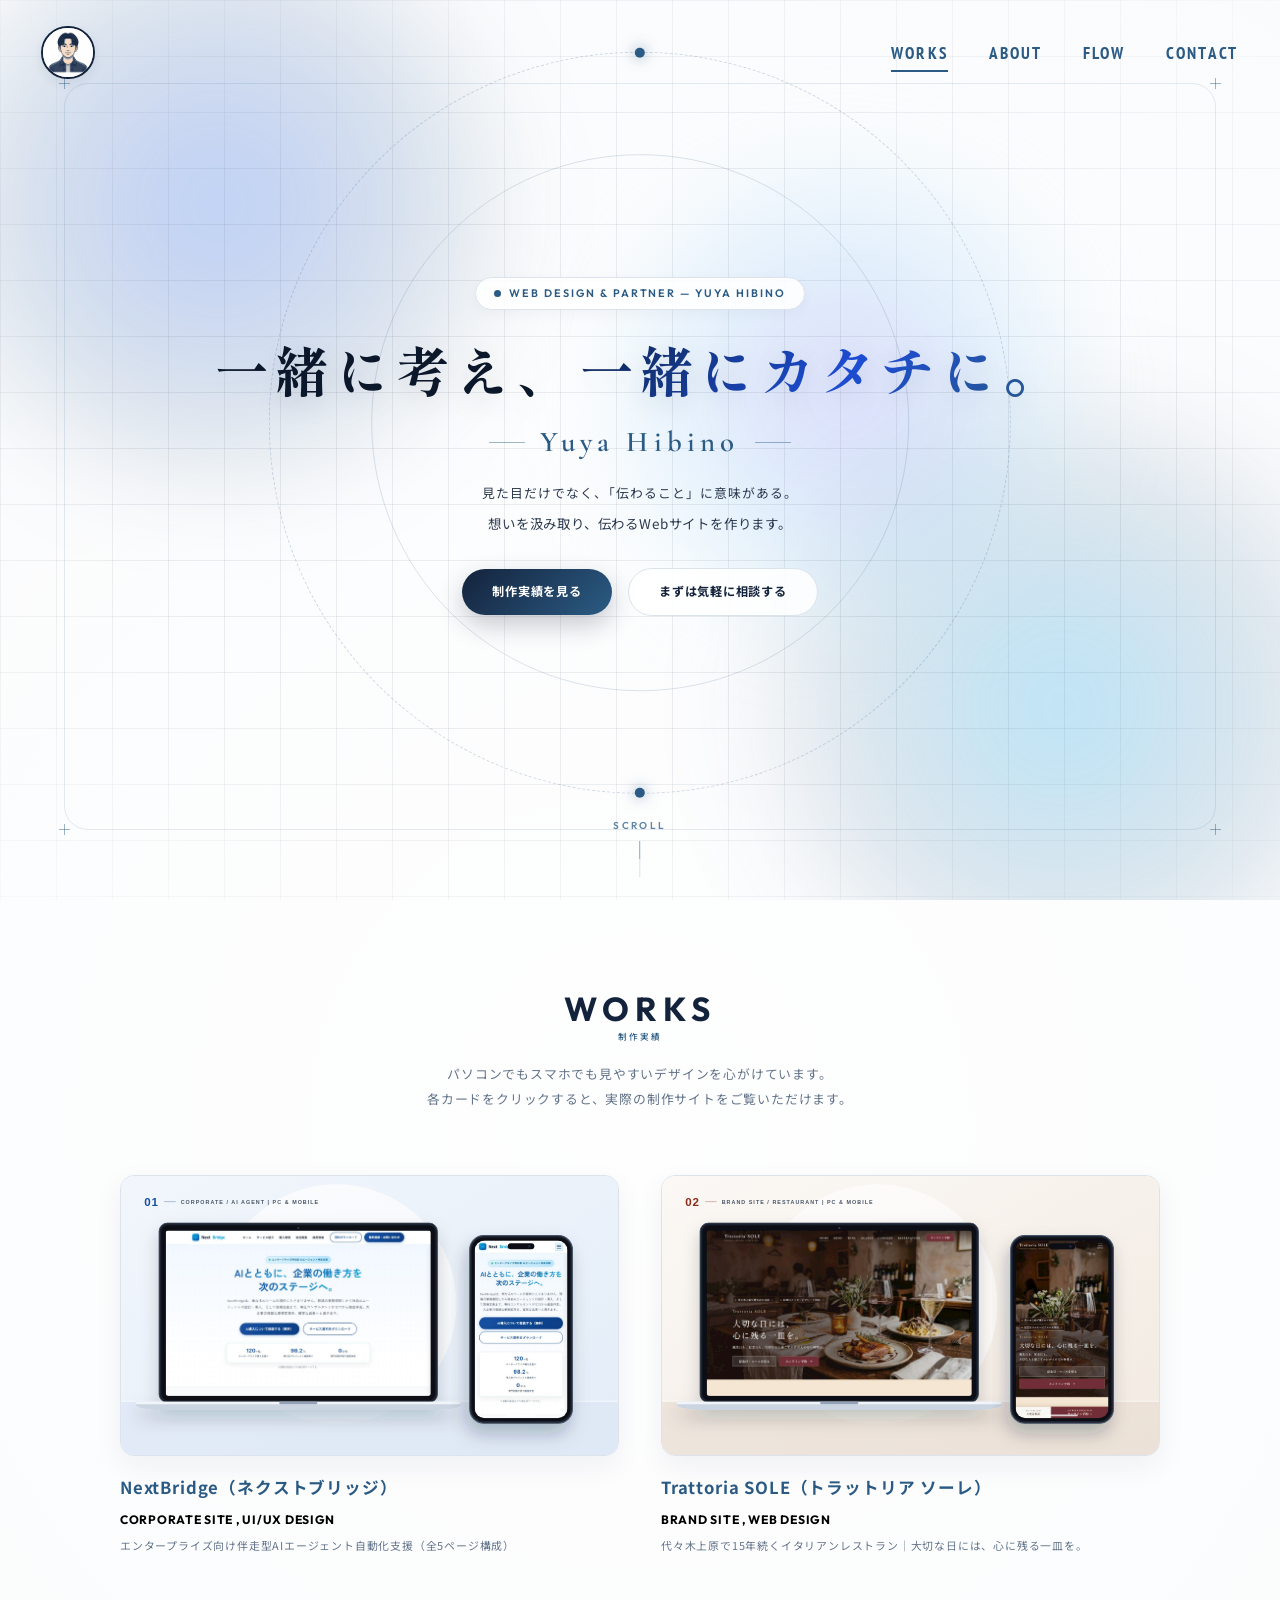
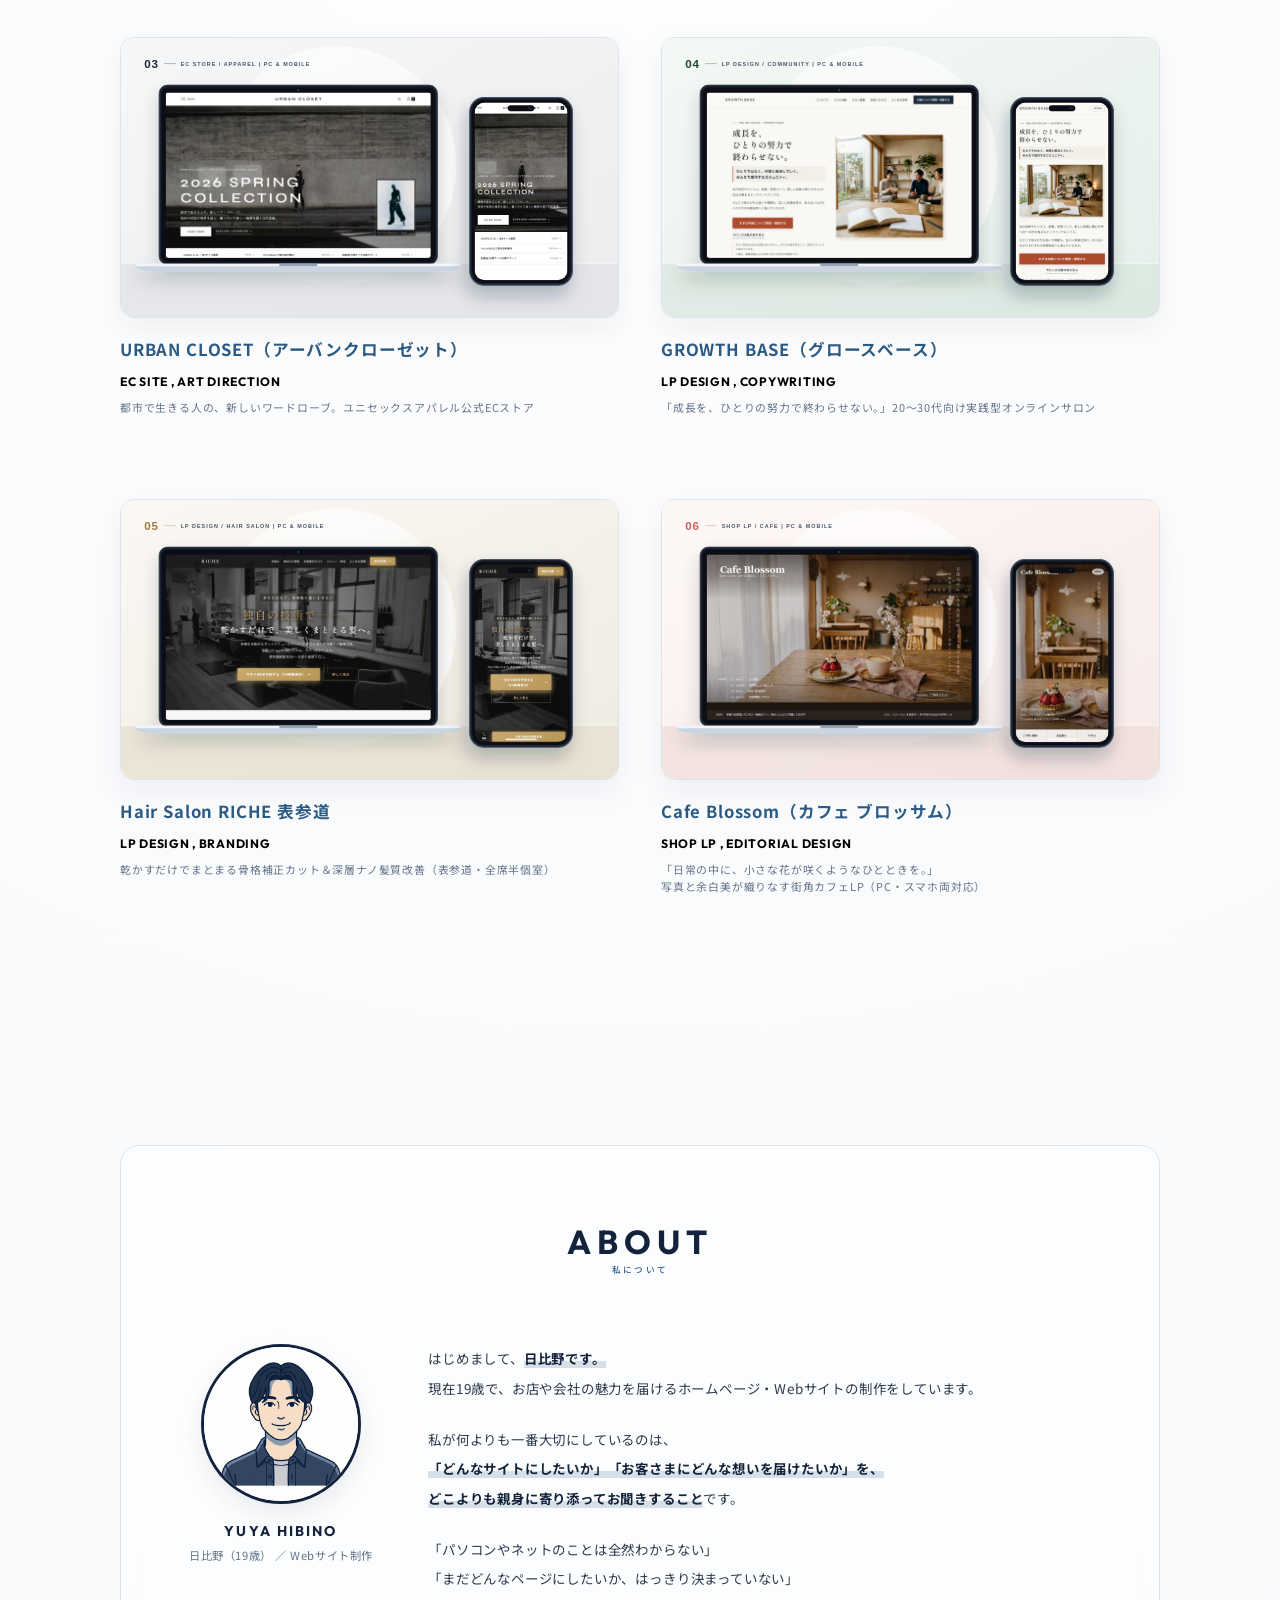
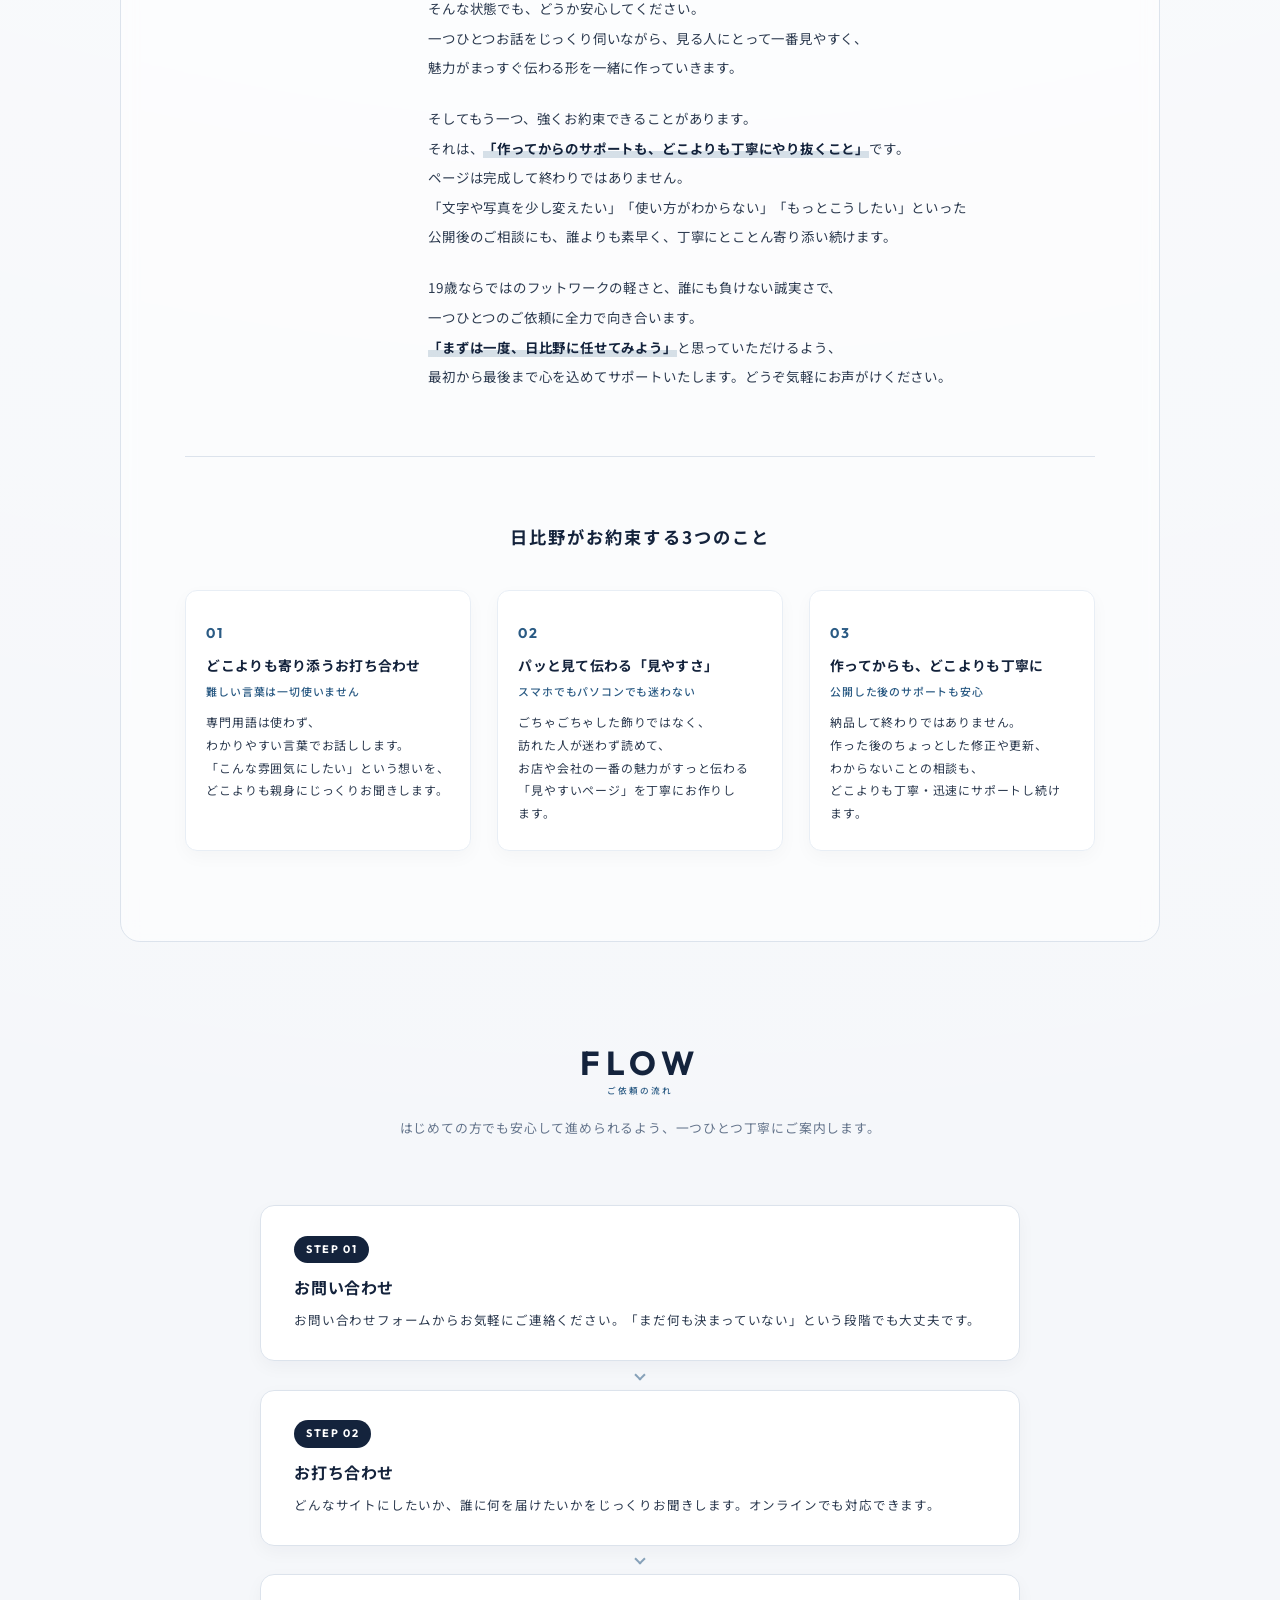
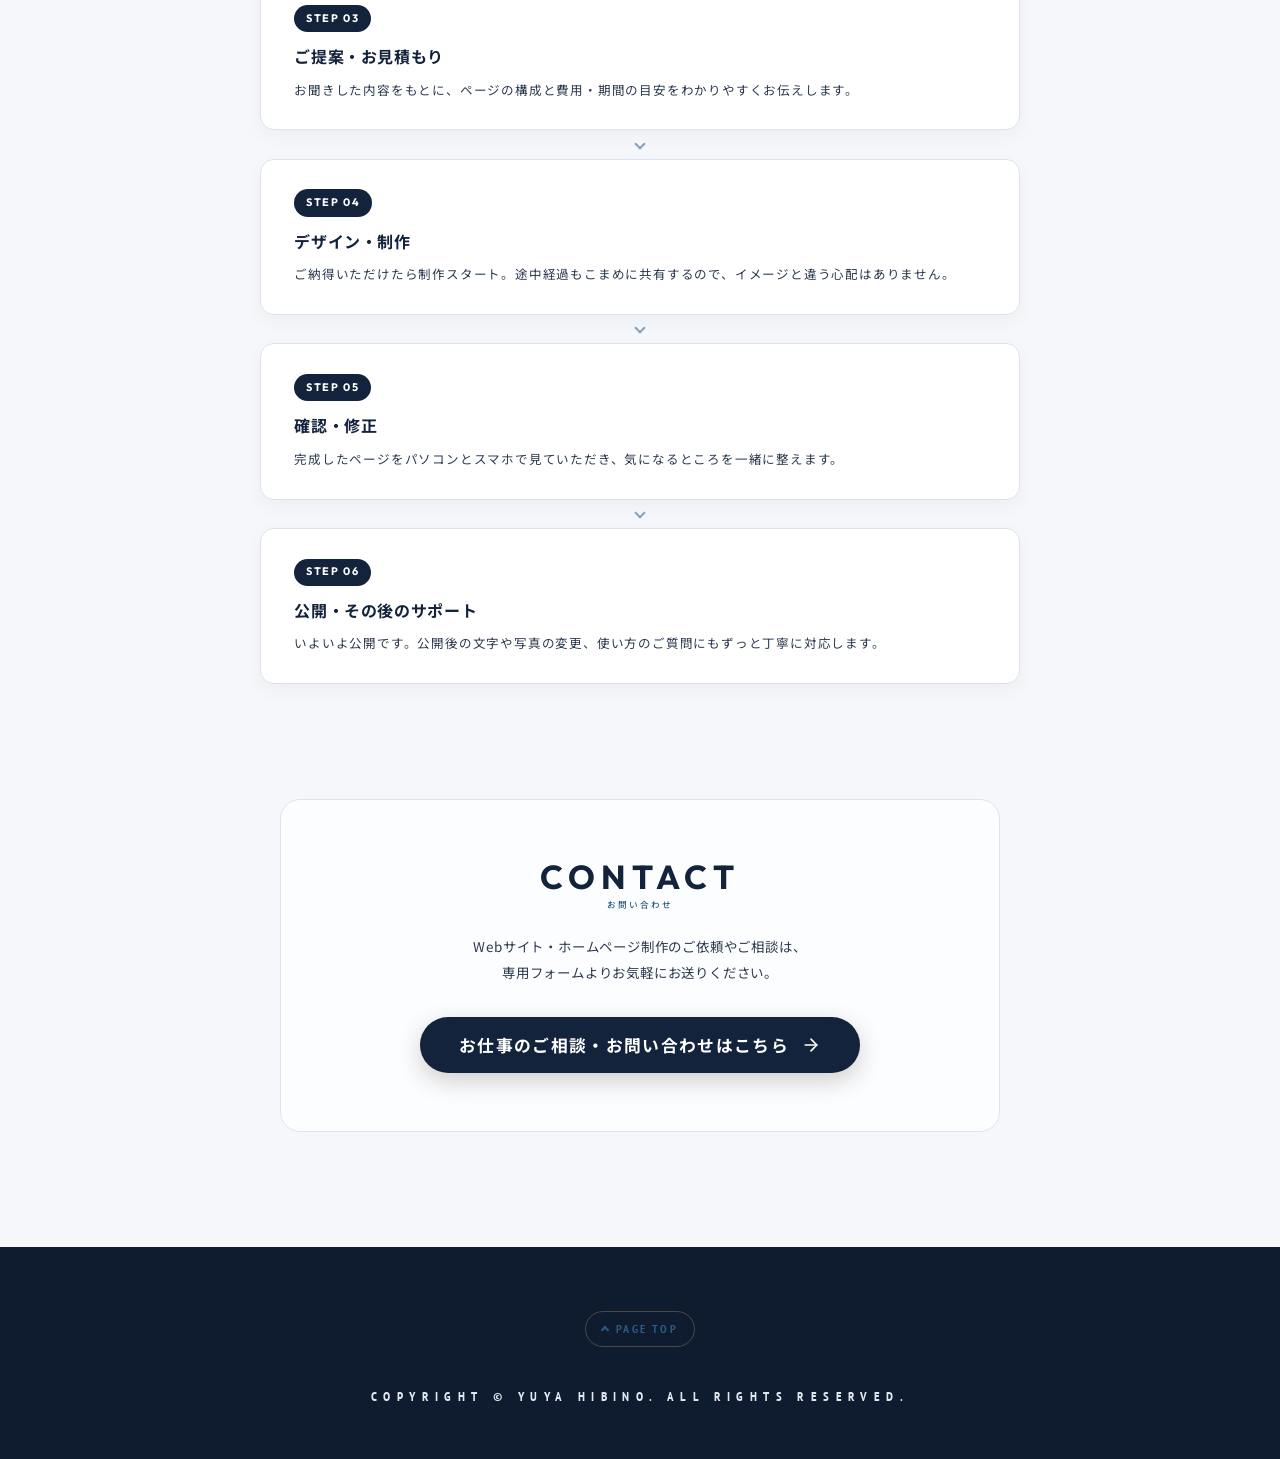
<file: index.html>
<!DOCTYPE html>
<html lang="ja">
<head>
  <meta charset="UTF-8">
  <meta name="viewport" content="width=device-width, initial-scale=1.0">
  <meta http-equiv="X-UA-Compatible" content="IE=edge">
  
  <!-- ★SEO・メタ情報（オーナー様が後から変更できる箇所です） -->
  <title>YUYA HIBINO | 日比野 ポートフォリオサイト</title>
  <meta name="description" content="日比野（YUYA HIBINO）のポートフォリオサイトです。「どんなサイトにしたいか」にどこよりも寄り添い、作ってからのサポートもどこよりも丁寧に行います。">
  <meta name="keywords" content="日比野,YUYA HIBINO,Web制作,ホームページ制作,ポートフォリオ">

  <!-- ★SNS共有用（OGP）設定 -->
  <meta property="og:title" content="YUYA HIBINO | 日比野 ポートフォリオサイト">
  <meta property="og:description" content="「どんなサイトにしたいか」にどこよりも寄り添い、作ってからのサポートもどこよりも丁寧に。まずは一度お任せください。">
  <meta property="og:type" content="website">
  <meta property="og:image" content="./assets/logo_hibino.svg">

  <!-- ★ファビコン（ブラウザのタブに表示される丸型アイコン） -->
  <link rel="icon" href="./assets/logo_hibino.svg" type="image/svg+xml">

  <!-- ★Google Fonts（高級感のある欧文明朝セリフ・知的な和文明朝体・見やすい筆記体・本文用フォント） -->
  <link rel="preconnect" href="https://fonts.googleapis.com">
  <link rel="preconnect" href="https://fonts.gstatic.com" crossorigin>
  <link href="https://fonts.googleapis.com/css2?family=Cormorant+Garamond:ital,wght@0,400;0,500;0,600;0,700;1,400&family=Dancing+Script:wght@600;700&family=Noto+Sans+JP:wght@400;500;700&family=Noto+Serif+JP:wght@500;600;700;900&family=Outfit:wght@300;400;500;600;700&family=PT+Sans+Narrow:wght@400;700&family=Shippori+Mincho:wght@500;600;700;800&display=swap" rel="stylesheet">

  <!-- ★スタイルシート（デザインとレイアウト） -->
  <link rel="stylesheet" href="./style.css">
</head>
<body>

  <!-- ========================================================
    1. オープニングアニメーション（惑星軌道リングとともに「Yuya Hibino」が浮かび上がり、波紋が広がりながら背景へ溶け込む演出）
  ======================================================== -->
  <div class="loader" id="js-loader" aria-hidden="true">
    <div class="loader_inner">
      <!-- ★文字ブロック（loader_inner）のど真ん中を基準に惑星リングと波紋を配置することで、スマホでも1pxもズレず中心に重なります -->
      <div class="loader_orbits">
        <div class="loader_orbit loader_orbit--outer"></div>
        <div class="loader_orbit loader_orbit--inner"></div>
        <div class="loader_ripple loader_ripple--1"></div>
        <div class="loader_ripple loader_ripple--2"></div>
      </div>
      <p class="loader_signature">Yuya Hibino</p>
      <span class="loader_line"></span>
      <p class="loader_sub">WEB DESIGN &amp; PARTNER</p>
    </div>
  </div>

  <!-- ========================================================
    全体ラッパー（背景固定イラストがスクロールしても中央に留まる演出）
  ======================================================== -->
  <div class="wrapper wrapper--top">

    <!-- ========================================================
      2. ヘッダー（画面上部に固定されるナビゲーションバー）
    ======================================================== -->
    <header class="header" id="js-header">
      <div class="header_inner">
        <!-- ロゴ（クリックでページ最上部へ戻る：センター分けオリジナル似顔絵アイコン） -->
        <a href="#top" class="header_logo" aria-label="YUYA HIBINO トップへ戻る">
          <img src="./assets/avatar_hibino.jpg" alt="YUYA HIBINO アイコン">
        </a>

        <!-- ★スマホ専用ハンバーガーメニューボタン（PCでは非表示） -->
        <button type="button" class="header_hamburger" id="js-hamburger" aria-label="メニューを開閉する" aria-expanded="false" aria-controls="js-header-nav">
          <span></span>
          <span></span>
          <span></span>
        </button>

        <!-- ナビゲーションメニュー -->
        <nav class="header_nav" id="js-header-nav" aria-label="グローバルナビゲーション">
          <ul class="header_inner_list">
            <li class="header_inner_listItem header_inner_listItem--works">
              <a href="#works">WORKS<span class="header_nav_ja">制作実績</span></a>
            </li>
            <li class="header_inner_listItem header_inner_listItem--about">
              <a href="#about">ABOUT<span class="header_nav_ja">私について</span></a>
            </li>
            <!-- ★ご依頼の流れへのリンク -->
            <li class="header_inner_listItem header_inner_listItem--flow">
              <a href="#flow">FLOW<span class="header_nav_ja">ご依頼の流れ</span></a>
            </li>
            <li class="header_inner_listItem header_inner_listItem--contact">
              <a href="./contact.html">CONTACT<span class="header_nav_ja">お問い合わせ</span></a>
            </li>
          </ul>
        </nav>
      </div>
    </header>

    <!-- ========================================================
      3. ファーストビュー（最初に画面全体に広がるメイン画面）
         ★「どこよりも寄り添い、作ってからも丁寧に。」の日本語メッセージと
           YUYA HIBINO の名前を美しく配置したオリジナル構成
    ======================================================== -->
    <section class="mainVisual" id="top">
      <!-- ★ファーストビュー背景演出（回転する設計軌道リング ＋ 鮮やかな光のオーロラ ＋ 立体浮遊する実制作サイトカード） -->
      <div class="mainVisual_bgDecor" aria-hidden="true">
        <div class="fv_orb fv_orb--1"></div>
        <div class="fv_orb fv_orb--2"></div>
        <div class="fv_orb fv_orb--3"></div>
        <div class="fv_grid"></div>

        <div class="fv_frame">
          <span class="fv_cross fv_cross--tl"></span>
          <span class="fv_cross fv_cross--tr"></span>
          <span class="fv_cross fv_cross--bl"></span>
          <span class="fv_cross fv_cross--br"></span>
        </div>
      </div>

      <div class="mainVisual_inner">
        
        <!-- ★文字エリア全体を囲むグループ：この中心（50%, 50%）に惑星リングを配置することで、どんなスマホ画面でも文字のど真ん中に円が重なります -->
        <div class="mainVisual_textGroup">
          <!-- ゆっくり回転する知的な軌道リング（文字の中心に完全固定） -->
          <div class="fv_orbits" aria-hidden="true">
            <div class="fv_orbit fv_orbit--outer"></div>
            <div class="fv_orbit fv_orbit--inner"></div>
          </div>

          <!-- ★ステータス・安心バッジ（1番目にふわっと表示） -->
          <div class="mainVisual_badge fv-anim fv-anim--1">
            <span class="badge_dot"></span>
            <span>WEB DESIGN &amp; PARTNER — YUYA HIBINO</span>
          </div>

          <!-- ★メインの日本語キャッチコピー（2番目に力強く表示：文字を主役として主張するタイポグラフィ） -->
          <p class="mainVisual_catch fv-anim fv-anim--2">
            <span class="fv_catch_line fv_catch_line--main">一緒に考え、<span class="fv_catch_em">一緒にカタチに。</span></span>
          </p>

          <!-- ★メインロゴ（3番目にふわっと表示：高級感のある明朝系セリフ体） -->
          <h1 class="mainVisual_logo fv-anim fv-anim--3">Yuya Hibino</h1>

          <!-- ★サブコピー・自己紹介リード文（4番目にふわっと表示：サブタイトル＋リード文） -->
          <div class="mainVisual_subBlock fv-anim fv-anim--4">
            <p class="mainVisual_subTitle">見た目だけでなく、「伝わること」に意味がある。</p>
            <p class="mainVisual_sub">
              <span class="ib">想いを汲み取り、</span><span class="ib">伝わるWebサイトを作ります。</span>
            </p>
          </div>
        </div>

        <!-- ★ファーストビューのアクション誘導ボタン（5番目にふわっと表示） -->
        <div class="mainVisual_actions fv-anim fv-anim--5">
          <a href="#works" class="fv_btn fv_btn--primary">制作実績を見る</a>
          <a href="./contact.html" class="fv_btn fv_btn--outline">まずは気軽に相談する</a>
        </div>

      </div>

      <!-- ★下部スクロール誘導インジケーター -->
      <a href="#works" class="fv_scroll" aria-label="下の制作実績へスクロール">
        <span class="fv_scroll_text">SCROLL</span>
        <span class="fv_scroll_line"></span>
      </a>
    </section>

    <!-- ========================================================
      4. メインコンテンツ領域（WORKS / ABOUT / CONTACT）
    ======================================================== -->
    <main class="l-content">
      <div class="l-content_inner">

        <!-- ========================================================
          4.1 実績セクション（WORKS）
             ★これまで AI-company の projects フォルダで制作した実際の6サイトを掲載。
             ★各カードには「PC画面＋スマホ画面」の2台モックアップで実際のサイト写真を反映しています。
             ★各作品カードをクリックすると、実際の制作サイトへ直接飛ぶことができます！
        ======================================================== -->
        <section class="section works" id="works">

          <!-- セクションヘッダー（見出し＋案内） -->
          <div class="section_header fadein">
            <h2 class="section_title">
              <ruby>
                <span class="section_title_en">WORKS</span>
                <rt>制作実績</rt>
              </ruby>
            </h2>
            <p class="works_lead">
              <span class="ib">パソコンでもスマホでも見やすいデザインを心がけています。</span><br class="pc">
              <span class="ib">各カードをクリックすると、実際の制作サイトをご覧いただけます。</span>
            </p>
          </div>

          <!-- 作品グリッド（PC・スマホともに2個ずつ横並びの2カラム表示） -->
          <ul class="main_works_list">

            <!-- 【案件1: NextBridge（ネクストブリッジ）】 -->
            <li class="main_works_listItem fadein">
              <!-- ★クリックで実際の NextBridge サイトへ飛びます -->
              <a href="https://nextbridge-corporate-site.vercel.app/" target="_blank" rel="noopener" class="works_card" aria-label="NextBridge（ネクストブリッジ）の実際のサイトを開く">
                <div class="works_card_thumb">
                  <img src="./assets/tmb_nextbridge.svg" alt="NextBridge（ネクストブリッジ） コーポレートサイト" class="main_works_listItem_eyecatch">
                  <div class="works_card_badge">OPEN SITE ↗</div>
                </div>
                <div class="main_works_listItem_textblock">
                  <h2 class="main_works_title"><span class="ib">NextBridge</span><span class="ib">（ネクストブリッジ）</span></h2>
                  <p class="main_works_category">CORPORATE SITE , UI/UX DESIGN</p>
                  <p class="main_works_sub"><span class="ib">エンタープライズ向け伴走型</span><span class="ib">AIエージェント自動化支援（全5ページ構成）</span></p>
                </div>
              </a>
            </li>

            <!-- 【案件2: Trattoria SOLE（トラットリア ソーレ）】 -->
            <li class="main_works_listItem fadein">
              <!-- ★クリックで実際の Trattoria SOLE サイトへ飛びます -->
              <a href="https://trattoria-sole-ten.vercel.app/" target="_blank" rel="noopener" class="works_card" aria-label="Trattoria SOLE（トラットリア ソーレ）の実際のサイトを開く">
                <div class="works_card_thumb">
                  <img src="./assets/tmb_sole.svg" alt="Trattoria SOLE（トラットリア ソーレ） レストランサイト" class="main_works_listItem_eyecatch">
                  <div class="works_card_badge">OPEN SITE ↗</div>
                </div>
                <div class="main_works_listItem_textblock">
                  <h2 class="main_works_title"><span class="ib">Trattoria SOLE</span><span class="ib">（トラットリア ソーレ）</span></h2>
                  <p class="main_works_category">BRAND SITE , WEB DESIGN</p>
                  <p class="main_works_sub"><span class="ib">代々木上原で15年続くイタリアンレストラン｜</span><span class="ib">大切な日には、心に残る一皿を。</span></p>
                </div>
              </a>
            </li>

            <!-- 【案件3: URBAN CLOSET（アーバンクローゼット）】 -->
            <li class="main_works_listItem fadein">
              <!-- ★クリックで実際の URBAN CLOSET サイトへ飛びます -->
              <a href="https://urban-closet-omega.vercel.app/" target="_blank" rel="noopener" class="works_card" aria-label="URBAN CLOSET（アーバンクローゼット）の実際のサイトを開く">
                <div class="works_card_thumb">
                  <img src="./assets/tmb_urban.svg" alt="URBAN CLOSET（アーバンクローゼット） 公式オンラインストア" class="main_works_listItem_eyecatch">
                  <div class="works_card_badge">OPEN SITE ↗</div>
                </div>
                <div class="main_works_listItem_textblock">
                  <h2 class="main_works_title"><span class="ib">URBAN CLOSET</span><span class="ib">（アーバンクローゼット）</span></h2>
                  <p class="main_works_category">EC SITE , ART DIRECTION</p>
                  <p class="main_works_sub"><span class="ib">都市で生きる人の、新しいワードローブ。</span><span class="ib">ユニセックスアパレル公式ECストア</span></p>
                </div>
              </a>
            </li>

            <!-- 【案件4: GROWTH BASE（グロースベース）】 -->
            <li class="main_works_listItem fadein">
              <!-- ★クリックで実際の GROWTH BASE サイトへ飛びます -->
              <a href="./growth-base/index.html" target="_blank" rel="noopener" class="works_card" aria-label="GROWTH BASE（グロースベース）の実際のサイトを開く">
                <div class="works_card_thumb">
                  <img src="./assets/tmb_growth.svg" alt="GROWTH BASE（グロースベース） オンラインサロンLP" class="main_works_listItem_eyecatch">
                  <div class="works_card_badge">OPEN SITE ↗</div>
                </div>
                <div class="main_works_listItem_textblock">
                  <h2 class="main_works_title"><span class="ib">GROWTH BASE</span><span class="ib">（グロースベース）</span></h2>
                  <p class="main_works_category">LP DESIGN , COPYWRITING</p>
                  <p class="main_works_sub"><span class="ib">「成長を、ひとりの努力で終わらせない。」</span><span class="ib">20〜30代向け実践型オンラインサロン</span></p>
                </div>
              </a>
            </li>

            <!-- 【案件5: Hair Salon RICHE 表参道】 -->
            <li class="main_works_listItem fadein">
              <!-- ★クリックで実際の Hair Salon RICHE サイトへ飛びます -->
              <a href="https://hair-salon-riche-sandy.vercel.app/" target="_blank" rel="noopener" class="works_card" aria-label="Hair Salon RICHE 表参道の実際のサイトを開く">
                <div class="works_card_thumb">
                  <img src="./assets/tmb_riche.svg" alt="Hair Salon RICHE 表参道 サロンLP" class="main_works_listItem_eyecatch">
                  <div class="works_card_badge">OPEN SITE ↗</div>
                </div>
                <div class="main_works_listItem_textblock">
                  <h2 class="main_works_title"><span class="ib">Hair Salon RICHE</span> <span class="ib">表参道</span></h2>
                  <p class="main_works_category">LP DESIGN , BRANDING</p>
                  <p class="main_works_sub"><span class="ib">乾かすだけでまとまる骨格補正カット＆</span><span class="ib">深層ナノ髪質改善（表参道・全席半個室）</span></p>
                </div>
              </a>
            </li>

            <!-- 【案件6: Cafe Blossom（カフェ ブロッサム）】 -->
            <li class="main_works_listItem fadein">
              <!-- ★クリックで実際の Cafe Blossom サイトへ飛びます -->
              <a href="https://cafe-blossom-sigma.vercel.app/" target="_blank" rel="noopener" class="works_card" aria-label="Cafe Blossom（カフェ ブロッサム）の実際のサイトを開く">
                <div class="works_card_thumb">
                  <img src="./assets/tmb_blossom.svg" alt="Cafe Blossom（カフェ ブロッサム） カフェLP" class="main_works_listItem_eyecatch">
                  <div class="works_card_badge">OPEN SITE ↗</div>
                </div>
                <div class="main_works_listItem_textblock">
                  <h2 class="main_works_title"><span class="ib">Cafe Blossom</span><span class="ib">（カフェ ブロッサム）</span></h2>
                  <p class="main_works_category">SHOP LP , EDITORIAL DESIGN</p>
                  <p class="main_works_sub"><span class="ib">「日常の中に、小さな花が咲くようなひとときを。」</span><span class="ib">写真と余白美が織りなす街角カフェLP（PC・スマホ両対応）</span></p>
                </div>
              </a>
            </li>

          </ul>
        </section>

        <!-- ========================================================
          4.2 プロフィールセクション（ABOUT）
             ★専門用語を一切使わず、19歳としての正直さと、
             ★「どこよりも寄り添い、作ってからのサポートもどこよりも丁寧にやる」という想いをまっすぐ伝える設計
        ======================================================== -->
        <section class="section about" id="about">
          
          <!-- セクションヘッダー（ルビ付き） -->
          <div class="section_header fadein">
            <h2 class="section_title">
              <ruby>
                <span class="section_title_en">ABOUT</span>
                <rt>私について</rt>
              </ruby>
            </h2>
          </div>

          <!-- プロフィール本文＆オリジナル似顔絵アイコンエリア -->
          <div class="about_content fadein">
            <div class="about_avatar">
              <img src="./assets/avatar_hibino.jpg" alt="日比野 ポートレートアイコン">
              <div class="about_avatar_meta">
                <p class="about_avatar_name">YUYA HIBINO</p>
                <p class="about_avatar_title">日比野（19歳） ／ Webサイト制作</p>
              </div>
            </div>

            <!-- ★自己紹介文（専門用語を使わず、誠実に寄り添う文章） -->
            <div class="about_story">
              <p>
                はじめまして、<strong>日比野です。</strong><br>
                現在19歳で、お店や会社の魅力を届ける<span class="ib">ホームページ・Webサイトの</span><span class="ib">制作をしています。</span>
              </p>
              <p>
                私が何よりも一番大切にしているのは、<br>
                <strong><span class="ib">「どんなサイトにしたいか」</span><span class="ib">「お客さまにどんな想いを届けたいか」を、</span><br class="pc"><span class="ib">どこよりも親身に寄り添って</span><span class="ib">お聞きすること</span></strong>です。
              </p>
              <p>
                「パソコンやネットのことは全然わからない」<br>
                「まだどんなページにしたいか、はっきり決まっていない」<br>
                そんな状態でも、どうか安心してください。<br>
                一つひとつお話をじっくり伺いながら、<span class="ib">見る人にとって一番見やすく、</span><br class="pc">
                <span class="ib">魅力がまっすぐ伝わる形を</span><span class="ib">一緒に作っていきます。</span>
              </p>
              <p>
                そしてもう一つ、強くお約束できることがあります。<br>
                それは、<strong><span class="ib">「作ってからのサポートも、</span><span class="ib">どこよりも丁寧にやり抜くこと」</span></strong>です。<br>
                ページは完成して終わりではありません。<br>
                <span class="ib">「文字や写真を少し変えたい」</span><span class="ib">「使い方がわからない」</span><span class="ib">「もっとこうしたい」といった</span><br class="pc">
                公開後のご相談にも、誰よりも素早く、<span class="ib">丁寧にとことん寄り添い続けます。</span>
              </p>
              <p>
                19歳ならではのフットワークの軽さと、<span class="ib">誰にも負けない誠実さで、</span><br class="pc">
                <span class="ib">一つひとつのご依頼に全力で向き合います。</span><br>
                <strong>「まずは一度、日比野に任せてみよう」</strong><span class="ib">と思っていただけるよう、</span><br class="pc">
                <span class="ib">最初から最後まで心を込めてサポートいたします。</span><span class="ib">どうぞ気軽にお声がけください。</span>
              </p>
            </div>
          </div>

          <!-- お約束する3つのこと（専門用語を使わない安心の3ポイント） -->
          <div class="about_capabilities fadein">
            <h3 class="capabilities_heading">日比野がお約束する3つのこと</h3>
            <div class="capabilities_grid capabilities_grid--three">

              <!-- 01 -->
              <div class="capability_card">
                <span class="capability_num">01</span>
                <h4 class="capability_title">どこよりも寄り添うお打ち合わせ</h4>
                <p class="capability_ja">難しい言葉は一切使いません</p>
                <p class="capability_desc">
                  <span class="ib">専門用語は使わず、</span><span class="ib">わかりやすい言葉でお話しします。</span><span class="ib">「こんな雰囲気にしたい」という想いを、</span><span class="ib">どこよりも親身にじっくりお聞きします。</span>
                </p>
              </div>

              <!-- 02 -->
              <div class="capability_card">
                <span class="capability_num">02</span>
                <h4 class="capability_title">パッと見て伝わる「見やすさ」</h4>
                <p class="capability_ja">スマホでもパソコンでも迷わない</p>
                <p class="capability_desc">
                  <span class="ib">ごちゃごちゃした飾りではなく、</span><span class="ib">訪れた人が迷わず読めて、</span><span class="ib">お店や会社の一番の魅力がすっと伝わる</span><span class="ib">「見やすいページ」を丁寧にお作りします。</span>
                </p>
              </div>

              <!-- 03 -->
              <div class="capability_card">
                <span class="capability_num">03</span>
                <h4 class="capability_title">作ってからも、どこよりも丁寧に</h4>
                <p class="capability_ja">公開した後のサポートも安心</p>
                <p class="capability_desc">
                  <span class="ib">納品して終わりではありません。</span><span class="ib">作った後のちょっとした修正や更新、</span><span class="ib">わからないことの相談も、</span><span class="ib">どこよりも丁寧・迅速にサポートし続けます。</span>
                </p>
              </div>

            </div>
          </div>

        </section>

        <!-- ========================================================
          4.3 ご依頼の流れ（FLOW）
             ★初めての方でも「何をすればいいか」がひと目でわかるよう、
               専門用語を使わず6つのステップで紹介しています。
             ★ステップの文章を変えたいときは、各 flow_item の中を編集してください。
        ======================================================== -->
        <section class="section flow" id="flow">

          <!-- セクションヘッダー（ルビ付き） -->
          <div class="section_header fadein">
            <h2 class="section_title">
              <ruby>
                <span class="section_title_en">FLOW</span>
                <rt>ご依頼の流れ</rt>
              </ruby>
            </h2>
            <p class="flow_lead">
              <span class="ib">はじめての方でも安心して進められるよう、</span><span class="ib">一つひとつ丁寧にご案内します。</span>
            </p>
          </div>

          <!-- ステップ一覧（PC・スマホともに縦1列でSTEPを順番に表示） -->
          <ol class="flow_list fadein">

            <!-- STEP 01 -->
            <li class="flow_item">
              <span class="flow_num">STEP 01</span>
              <h3 class="flow_title">お問い合わせ</h3>
              <p class="flow_desc">
                <span class="ib">お問い合わせフォームから</span><span class="ib">お気軽にご連絡ください。</span><span class="ib">「まだ何も決まっていない」</span><span class="ib">という段階でも大丈夫です。</span>
              </p>
            </li>

            <!-- STEP 02 -->
            <li class="flow_item">
              <span class="flow_num">STEP 02</span>
              <h3 class="flow_title">お打ち合わせ</h3>
              <p class="flow_desc">
                <span class="ib">どんなサイトにしたいか、</span><span class="ib">誰に何を届けたいかを</span><span class="ib">じっくりお聞きします。</span><span class="ib">オンラインでも対応できます。</span>
              </p>
            </li>

            <!-- STEP 03 -->
            <li class="flow_item">
              <span class="flow_num">STEP 03</span>
              <h3 class="flow_title">ご提案・お見積もり</h3>
              <p class="flow_desc">
                <span class="ib">お聞きした内容をもとに、</span><span class="ib">ページの構成と費用・期間の目安を</span><span class="ib">わかりやすくお伝えします。</span>
              </p>
            </li>

            <!-- STEP 04 -->
            <li class="flow_item">
              <span class="flow_num">STEP 04</span>
              <h3 class="flow_title">デザイン・制作</h3>
              <p class="flow_desc">
                <span class="ib">ご納得いただけたら制作スタート。</span><span class="ib">途中経過もこまめに共有するので、</span><span class="ib">イメージと違う心配はありません。</span>
              </p>
            </li>

            <!-- STEP 05 -->
            <li class="flow_item">
              <span class="flow_num">STEP 05</span>
              <h3 class="flow_title">確認・修正</h3>
              <p class="flow_desc">
                <span class="ib">完成したページを</span><span class="ib">パソコンとスマホで見ていただき、</span><span class="ib">気になるところを一緒に整えます。</span>
              </p>
            </li>

            <!-- STEP 06 -->
            <li class="flow_item">
              <span class="flow_num">STEP 06</span>
              <h3 class="flow_title">公開・その後のサポート</h3>
              <p class="flow_desc">
                <span class="ib">いよいよ公開です。</span><span class="ib">公開後の文字や写真の変更、</span><span class="ib">使い方のご質問にも</span><span class="ib">ずっと丁寧に対応します。</span>
              </p>
            </li>

          </ol>
        </section>

        <!-- ========================================================
          4.4 お問い合わせ誘導エリア（CONTACT）
             ★トップページにはフォームを置かず、ボタンを押したときだけ
               専用のお問い合わせページ（./contact.html）へ飛ぶ設計です。
        ======================================================== -->
        <section class="section contactCta" id="contact">
          <div class="contactCta_box fadein">
            <h2 class="section_title">
              <ruby>
                <span class="section_title_en">CONTACT</span>
                <rt>お問い合わせ</rt>
              </ruby>
            </h2>
            <p class="contactCta_text">
              <span class="ib">Webサイト・ホームページ制作の</span><span class="ib">ご依頼やご相談は、</span><br class="pc">
              <span class="ib">専用フォームより</span><span class="ib">お気軽にお送りください。</span>
            </p>
            <div class="contactCta_action">
              <a href="./contact.html" class="submitButton contactCta_btn">
                <span class="submitButton_text">お仕事のご相談・お問い合わせはこちら</span>
                <svg class="submitButton_icon" viewBox="0 0 24 24" fill="none" stroke="currentColor" stroke-width="2" stroke-linecap="round" stroke-linejoin="round" aria-hidden="true">
                  <line x1="5" y1="12" x2="19" y2="12"></line>
                  <polyline points="12 5 19 12 12 19"></polyline>
                </svg>
              </a>
            </div>
          </div>
        </section>

      </div>
    </main>

    <!-- ========================================================
      5. フッター（Footer）
         重厚感のあるチャコールブラック（#191919）に、
         ゆったりとした字間（letter-spacing: .5em）で配置
    ======================================================== -->
    <footer class="footer">
      <div class="footer_inner">

        <!-- ページトップへ戻るボタン -->
        <a href="#top" class="footer_backTop" aria-label="ページ最上部へ戻る">
          <span class="footer_backTop_arrow"></span>
          <span>PAGE TOP</span>
        </a>

        <!-- コピーライト -->
        <p class="footer_inner_copy">COPYRIGHT &copy; YUYA HIBINO. ALL RIGHTS RESERVED.</p>

      </div>
    </footer>

  </div><!-- /.wrapper -->

  <!-- ========================================================
    6. 実績詳細モーダル（ポップアップウィンドウ）
       作品カードクリック時に画面全体にオーバーレイ表示されます。
  ======================================================== -->
  <div class="modal" id="js-works-modal" aria-hidden="true" role="dialog" aria-modal="true">
    <div class="modal_overlay" id="js-modal-overlay"></div>
    <div class="modal_container">
      
      <!-- 閉じるボタン（右上） -->
      <button type="button" class="modal_close" id="js-modal-close" aria-label="モーダルを閉じる">
        <svg viewBox="0 0 24 24" width="24" height="24" stroke="currentColor" stroke-width="2" fill="none" stroke-linecap="round" stroke-linejoin="round">
          <line x1="18" y1="6" x2="6" y2="18"></line>
          <line x1="6" y1="6" x2="18" y2="18"></line>
        </svg>
      </button>

      <!-- モーダル内部コンテンツ（JavaScriptにより動的に差し替え） -->
      <div class="modal_body" id="js-modal-body">
        <!-- 動的注入エリア -->
      </div>

    </div>
  </div>

  <!-- ========================================================
    7. お問い合わせ送信完了（サンクス）モーダル
  ======================================================== -->
  <div class="modal thanksModal" id="js-thanks-modal" aria-hidden="true" role="dialog" aria-modal="true">
    <div class="modal_overlay" id="js-thanks-overlay"></div>
    <div class="modal_container thanksModal_container">
      <button type="button" class="modal_close" id="js-thanks-close" aria-label="閉じる">
        <svg viewBox="0 0 24 24" width="24" height="24" stroke="currentColor" stroke-width="2" fill="none" stroke-linecap="round" stroke-linejoin="round">
          <line x1="18" y1="6" x2="6" y2="18"></line>
          <line x1="6" y1="6" x2="18" y2="18"></line>
        </svg>
      </button>

      <div class="thanksModal_body">
        <div class="thanksModal_icon">✔</div>
        <h3 class="thanksModal_title">メッセージを受け付けました</h3>
        <p class="thanksModal_text">
          お問い合わせいただき、誠にありがとうございます。<br>
          内容を確認の上、<strong>通常1〜2営業日以内に日比野よりご指定のメールアドレス宛へ丁寧にお返事いたします。</strong>
        </p>
        <p class="thanksModal_sub">
          万が一、数日経過しても返信が届かない場合は、大変恐れ入りますが迷惑メールフォルダをご確認いただくか、各種SNSのダイレクトメッセージより再度ご連絡いただけますと幸いです。<br><br>
          あなたとお話しできることを心より楽しみにしております。
        </p>
        <button type="button" class="thanksModal_button" id="js-thanks-btn">閉じる</button>
      </div>
    </div>
  </div>

  <!-- ★JavaScriptファイル読み込み -->
  <script src="./script.js"></script>
</body>
</html>
</file>
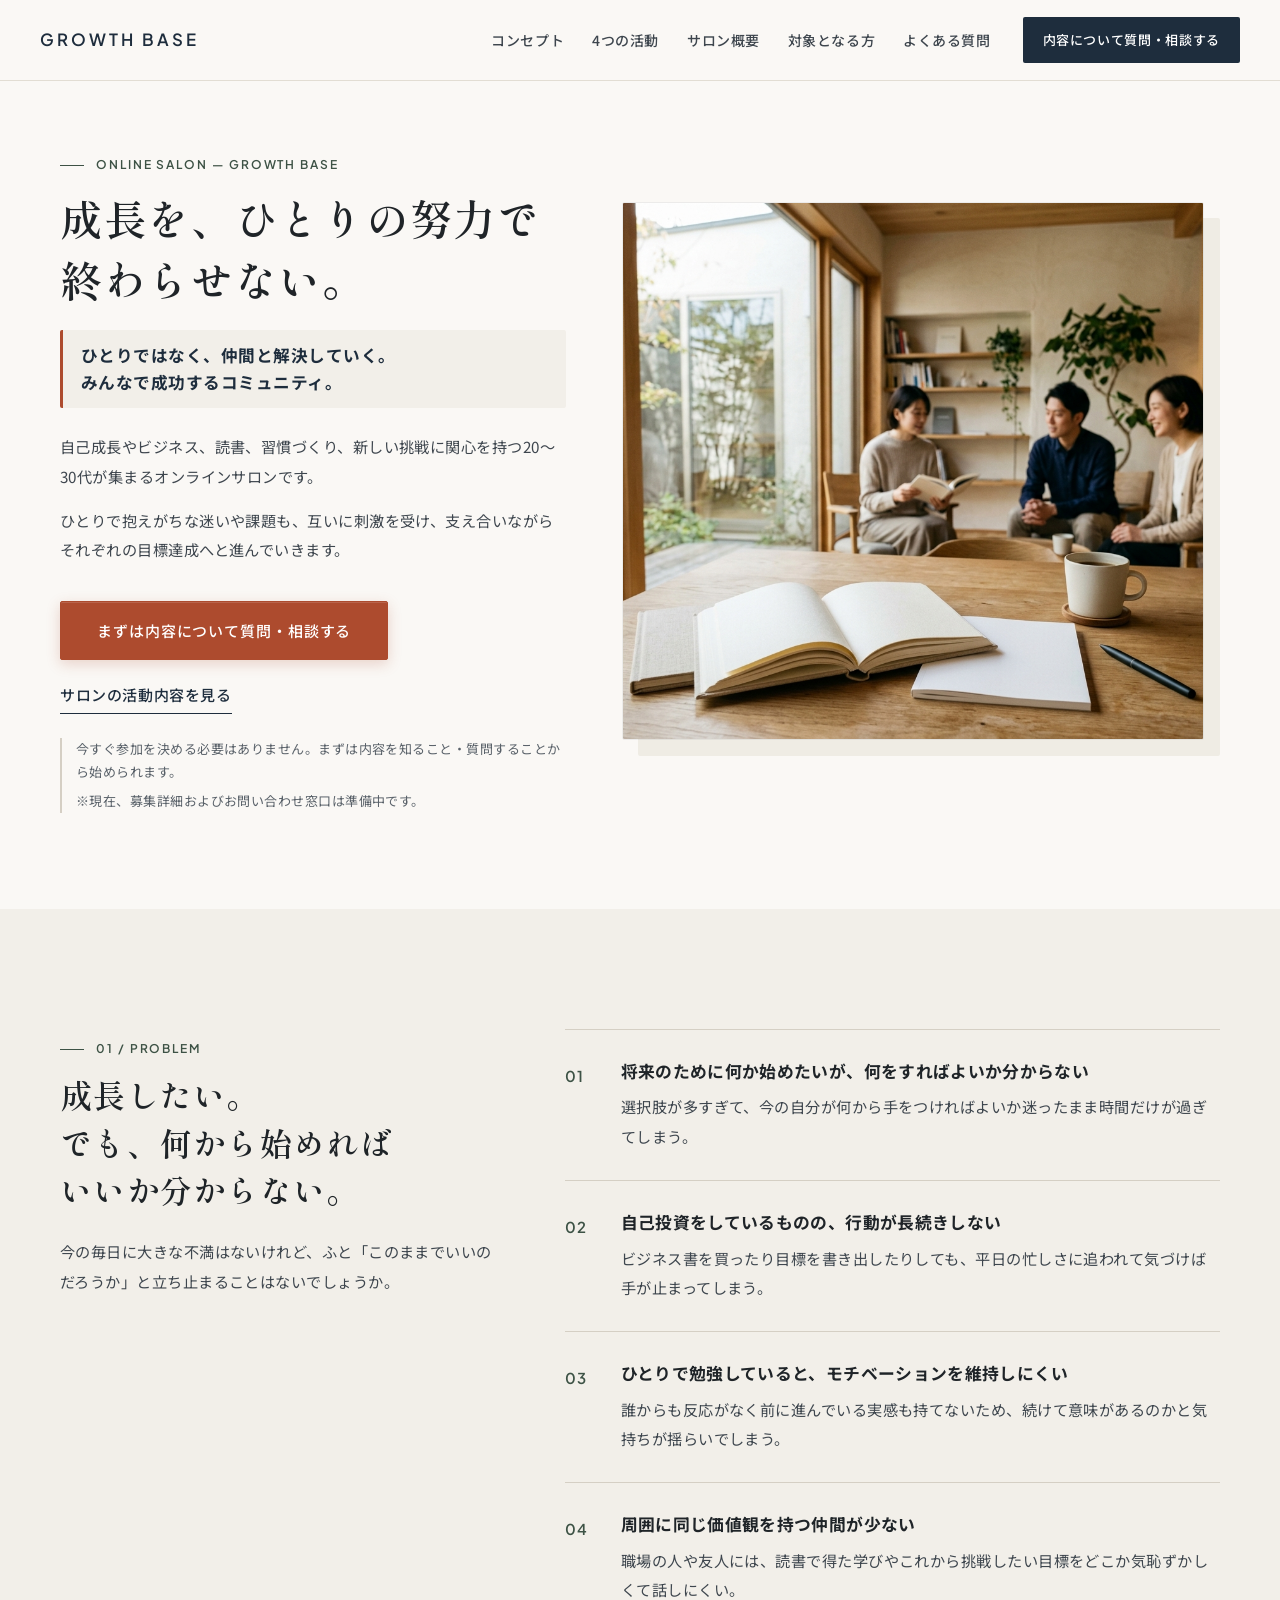
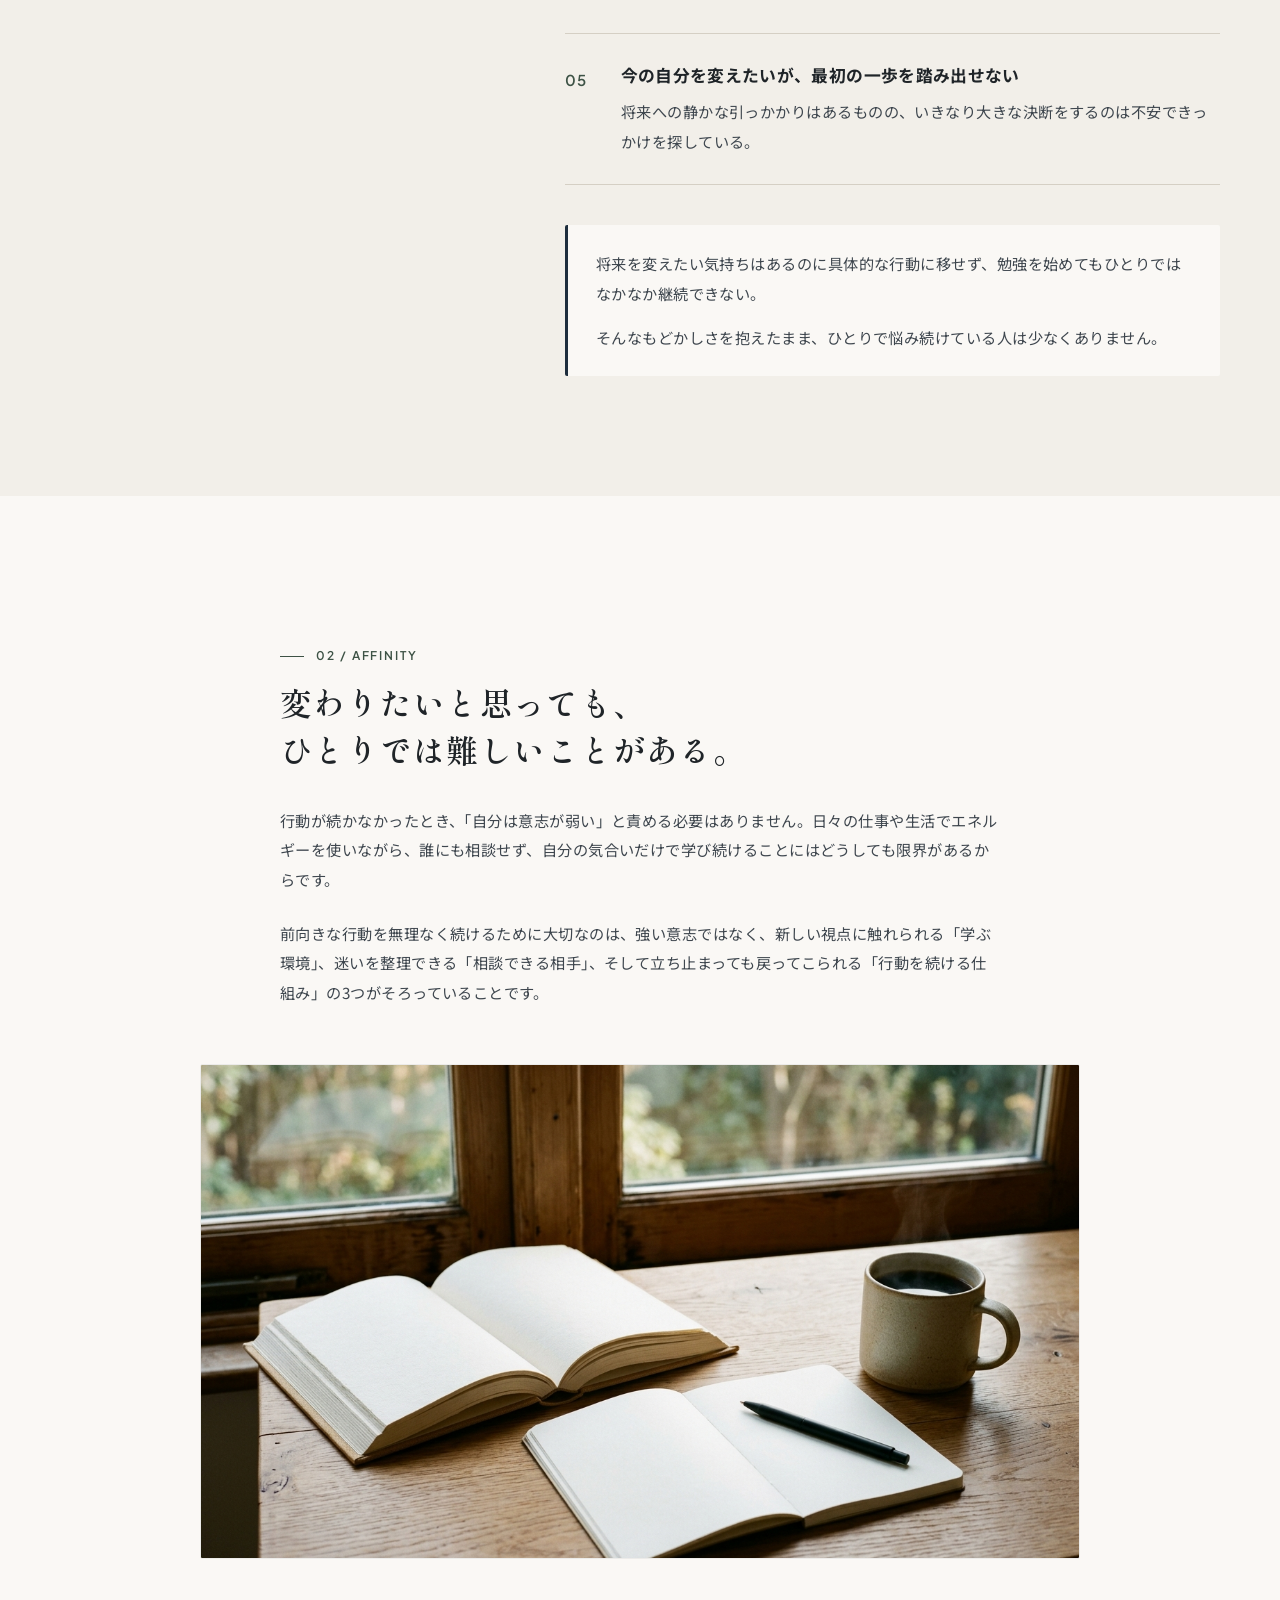
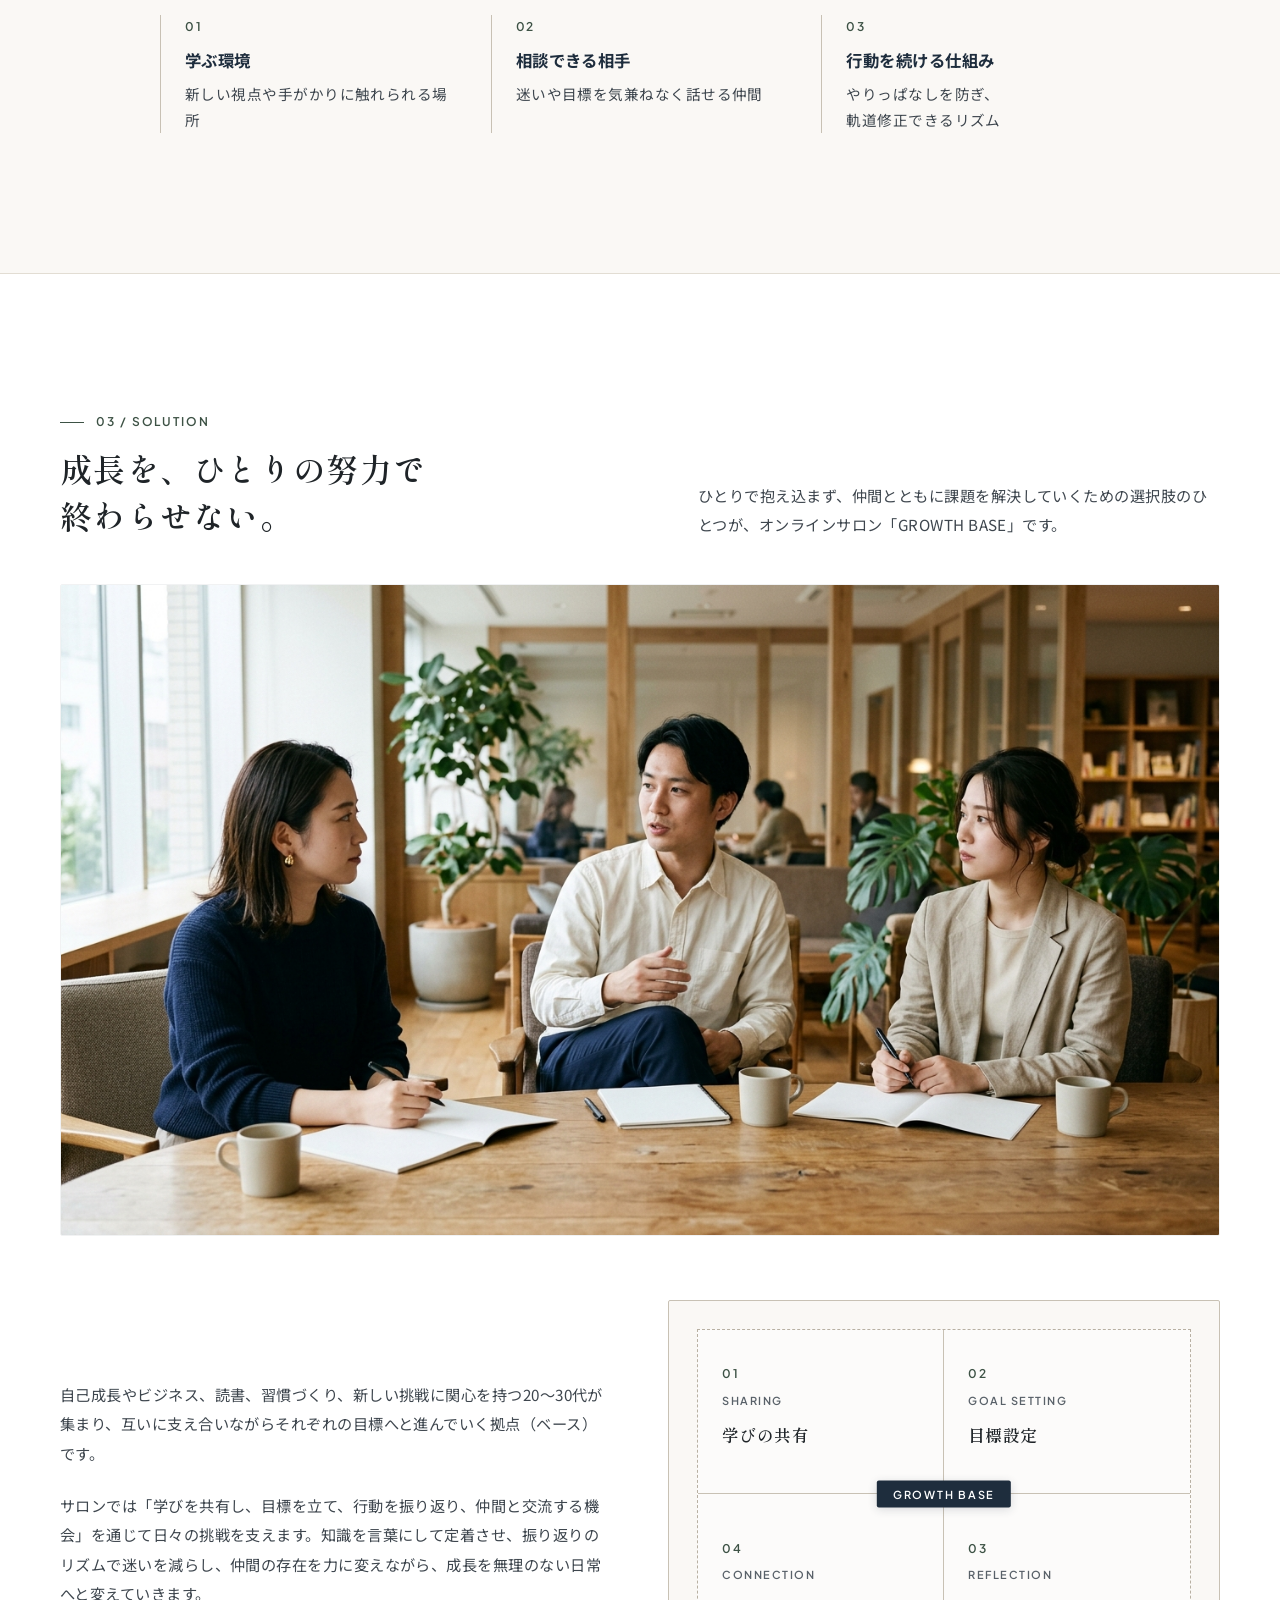
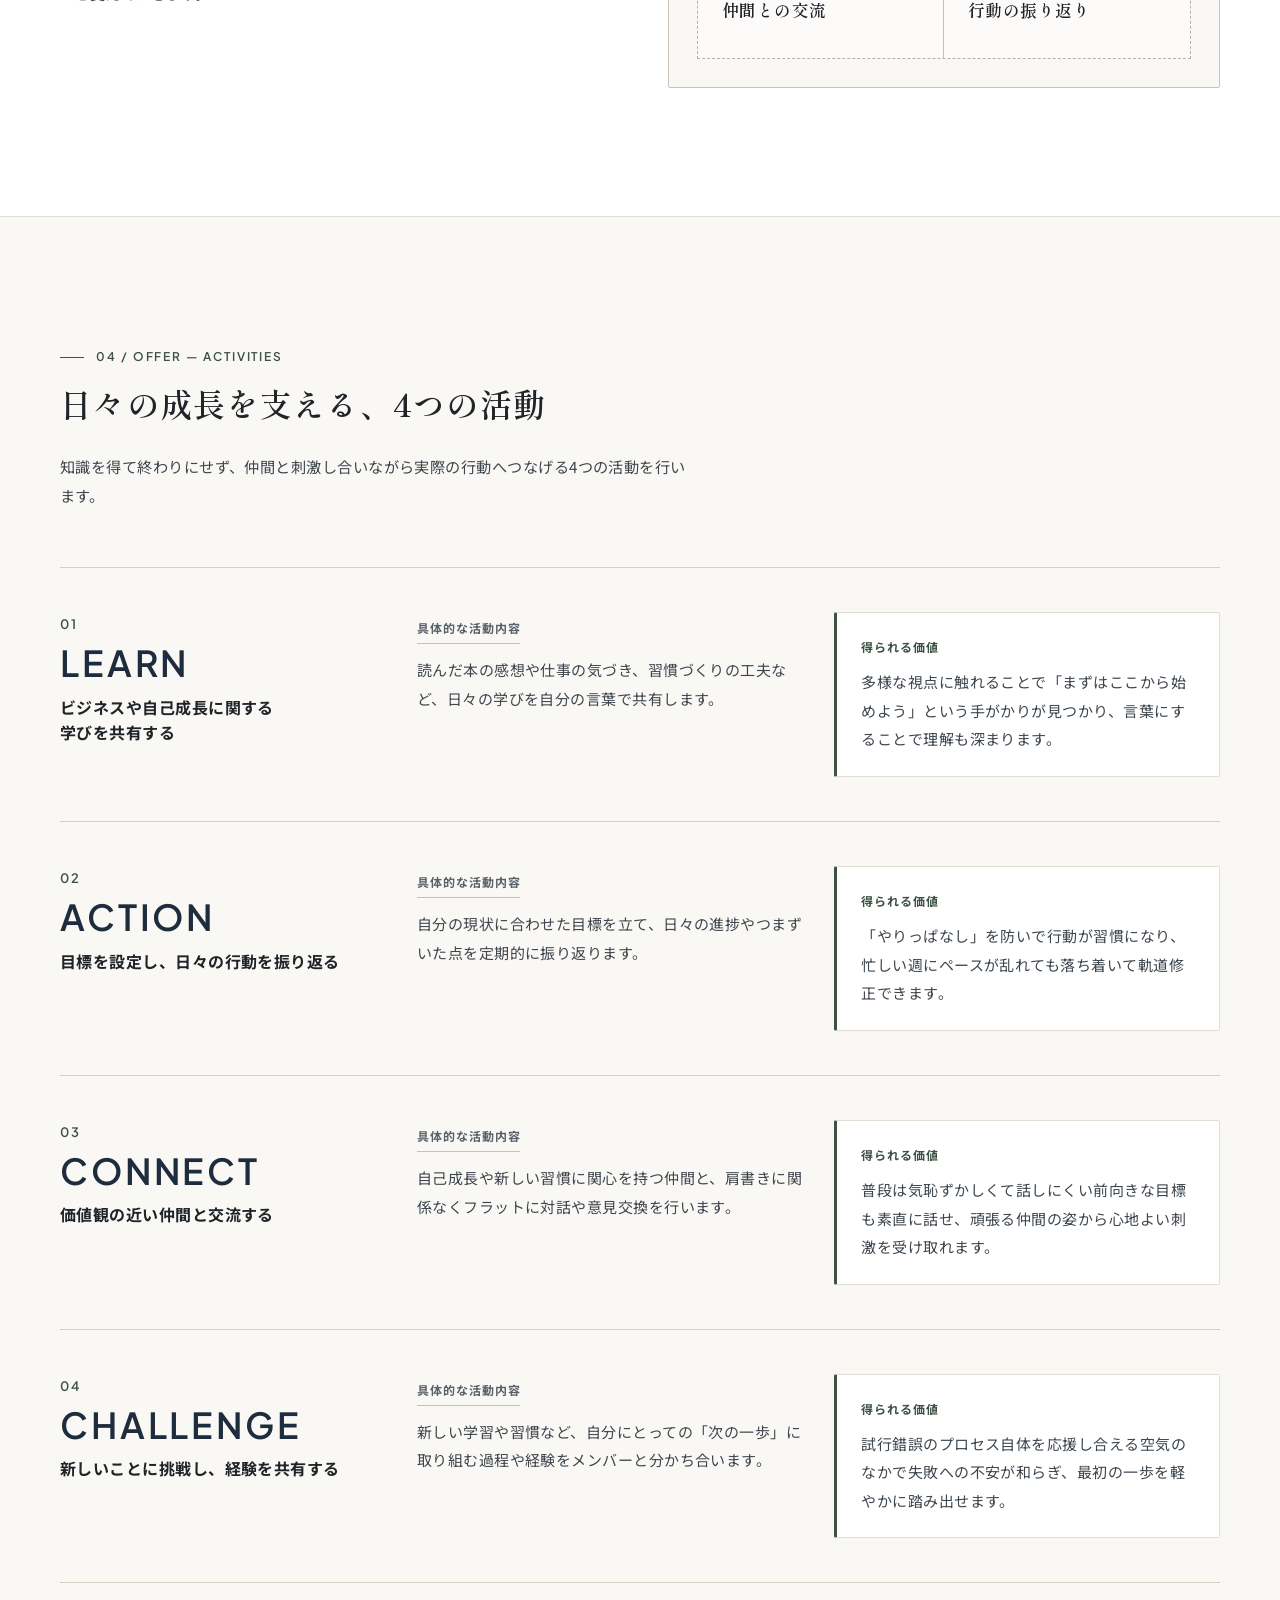
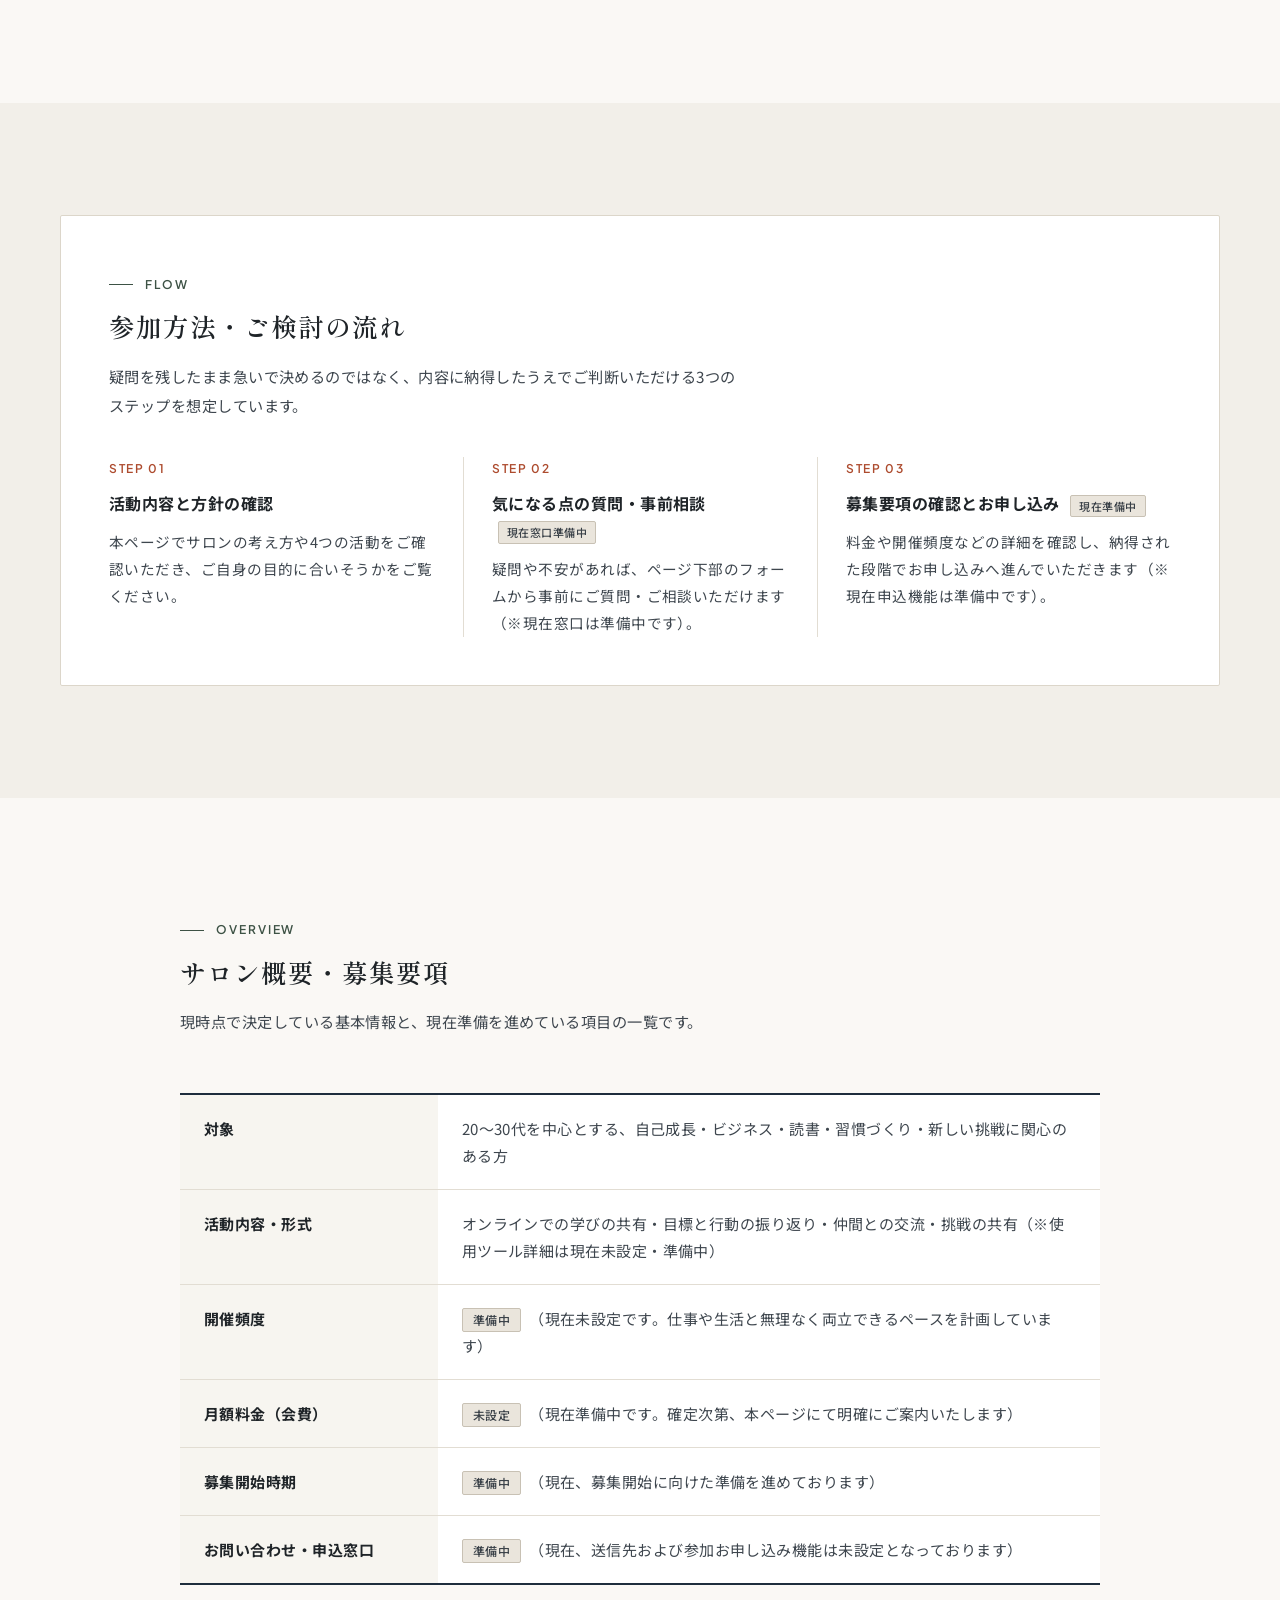
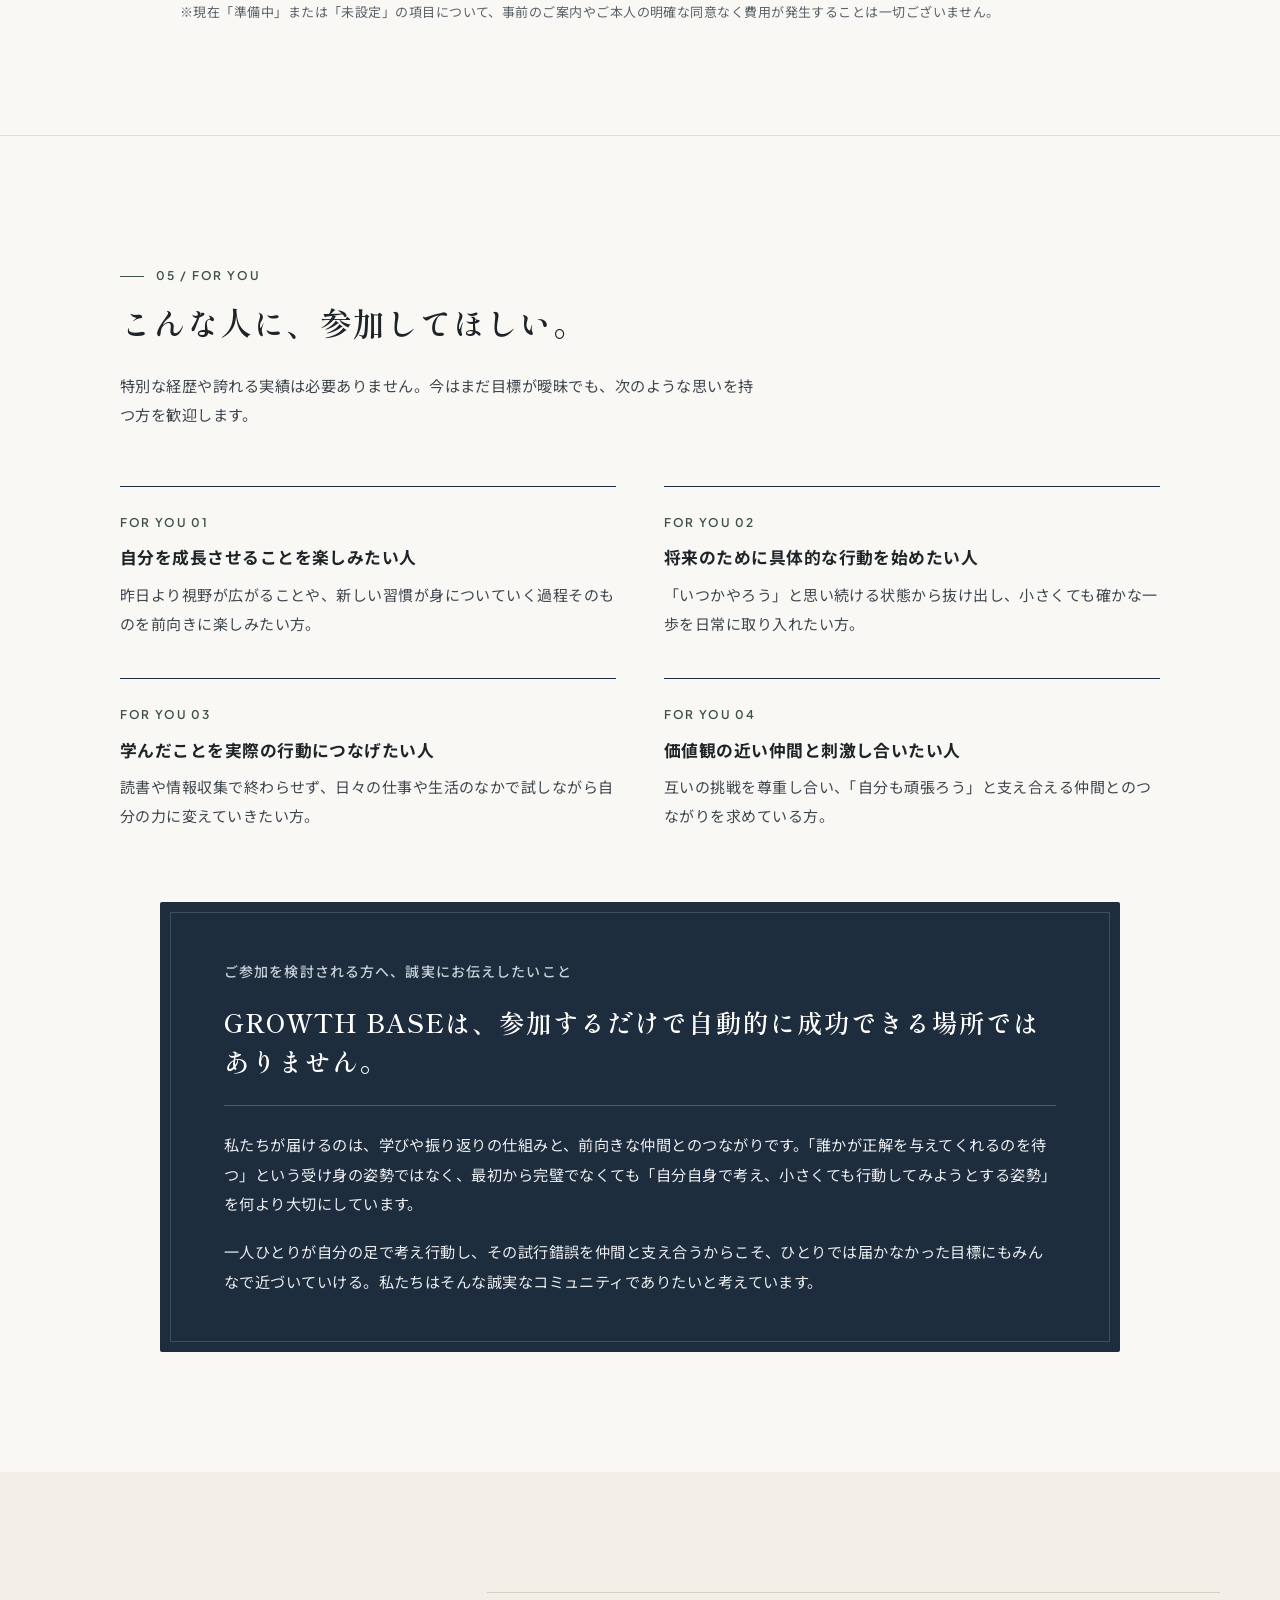
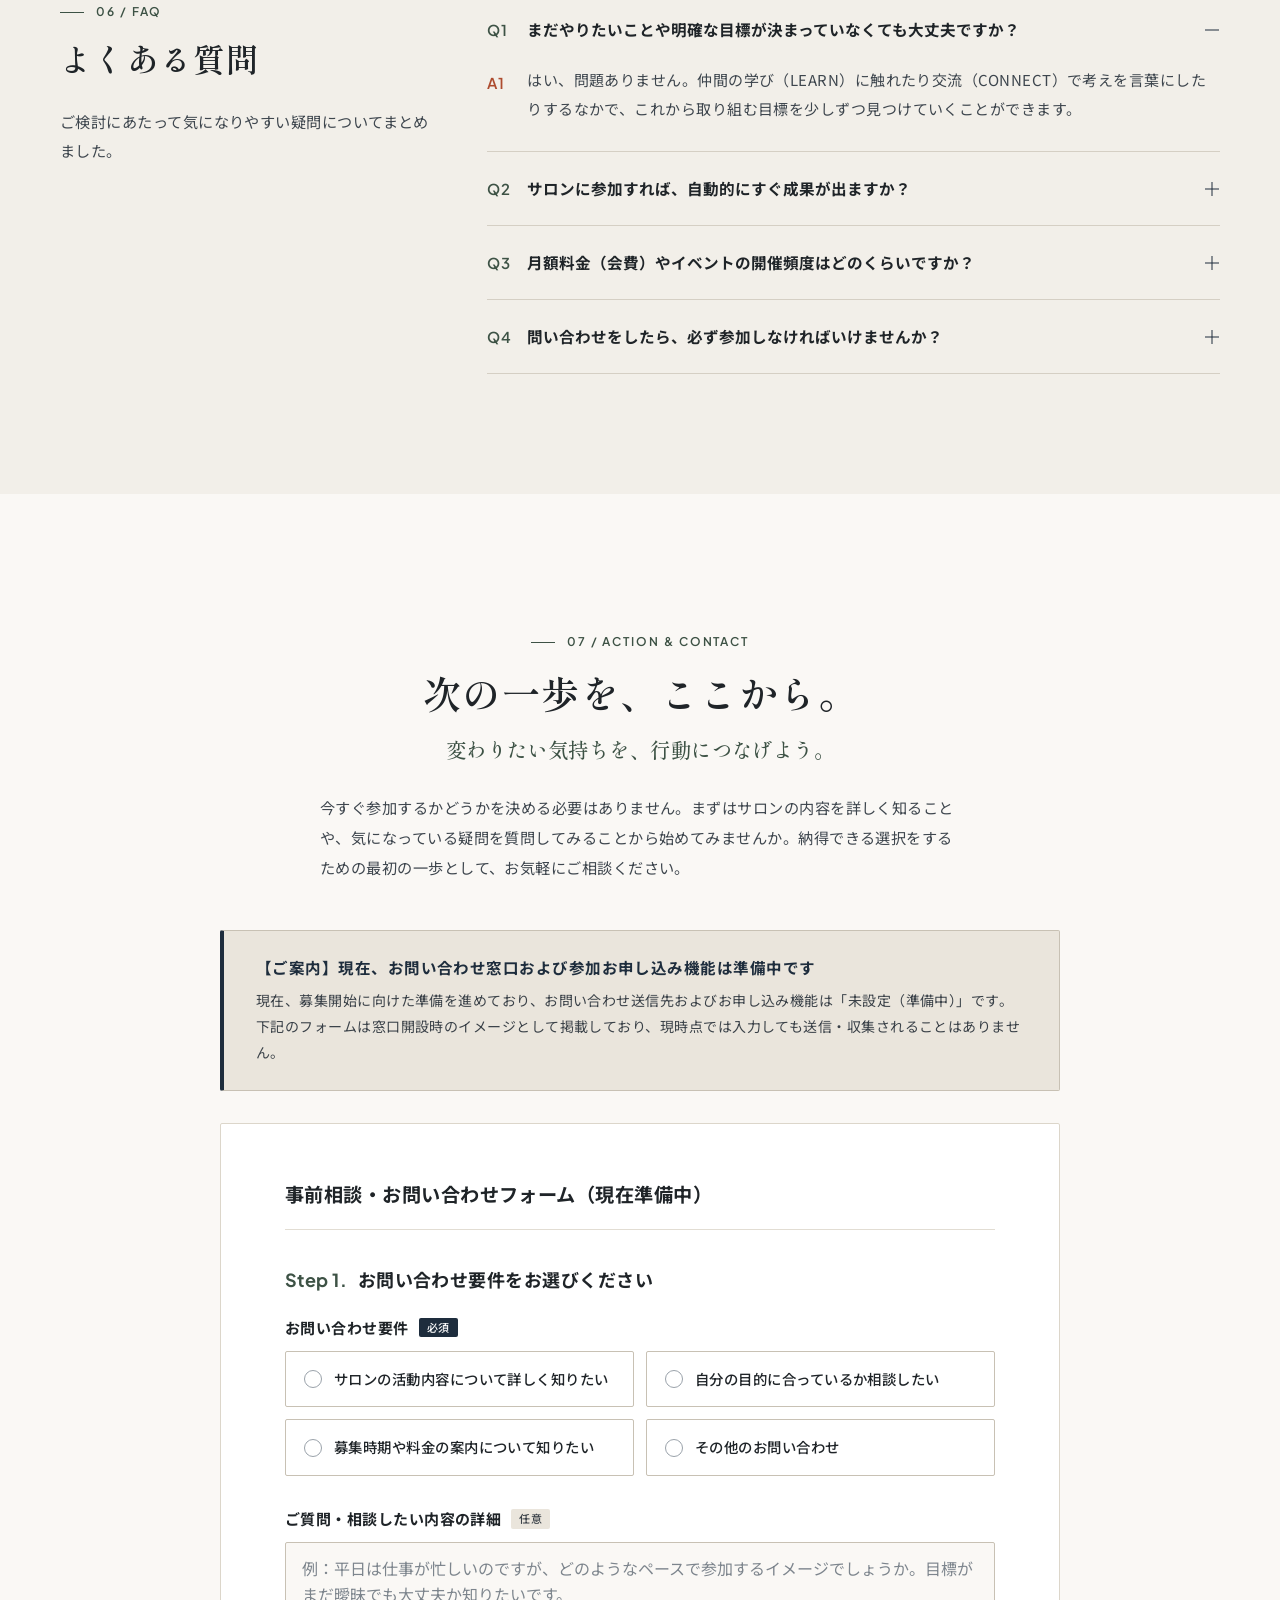
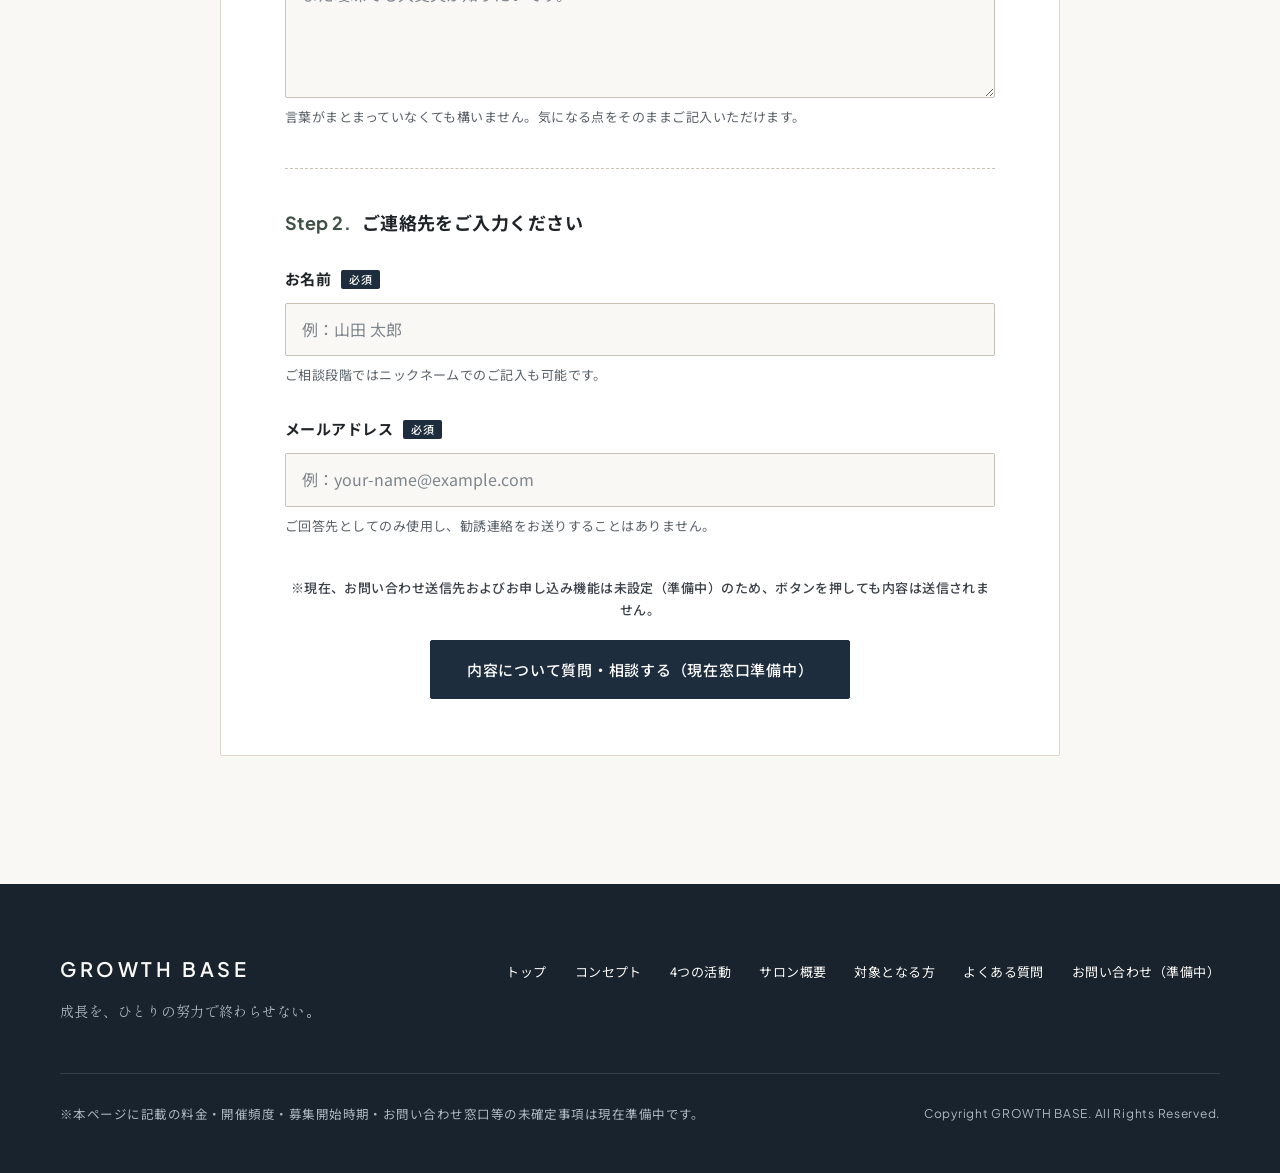
<file: growth-base/index.html>
<!DOCTYPE html>
<html lang="ja">
<head>
  <meta charset="UTF-8">
  <!-- スマートフォンやタブレットの画面幅に合わせて正しく表示するための設定（レスポンシブ対応に必須） -->
  <meta name="viewport" content="width=device-width, initial-scale=1.0">

  <!-- 【変更ポイント：ページのタイトル】ブラウザのタブや検索結果の見出しに表示される文字です -->
  <title>GROWTH BASE | 成長を、ひとりの努力で終わらせない。</title>

  <!-- 【変更ポイント：ページの説明文】検索結果のタイトル下に表示される要約文（meta description）です -->
  <meta name="description" content="GROWTH BASEは、自己成長・ビジネス・読書・習慣づくり・新しい挑戦に関心を持つ20〜30代が集まり、ひとりではなく仲間と支え合いながら目標達成へ進むオンラインサロンです。まずは内容の質問・相談から始められます。">

  <!-- JavaScriptが有効な環境であることを即座に判定するための小さなスクリプト（文字が消えたままになるのを防ぐ安全設計） -->
  <script>
    document.documentElement.classList.add('js-enabled');
  </script>

  <!-- Google Fonts（Webフォント）の読み込み：明朝体（Shippori Mincho）、ゴシック体（Noto Sans JP）、欧文（Plus Jakarta Sans） -->
  <link rel="preconnect" href="https://fonts.googleapis.com">
  <link rel="preconnect" href="https://fonts.gstatic.com" crossorigin>
  <link href="https://fonts.googleapis.com/css2?family=Noto+Sans+JP:wght@400;500;700&family=Plus+Jakarta+Sans:wght@500;600;700&family=Shippori+Mincho:wght@500;600&display=swap" rel="stylesheet">

  <!-- デザイン用スタイルシート（CSS）の読み込み（相対パス指定） -->
  <link rel="stylesheet" href="./style.css">
</head>
<body id="top">
  <!-- キーボード操作の方向け：メニューを飛ばして本文へ直接移動するアクセシビリティ用リンク -->
  <a href="#main-content" class="skip-link">本文へ移動する</a>

  <!-- =====================================================================
       セクション0-A：ヘッダーナビゲーション（画面上部に追従するメニュー）
       【変更ポイント】サロン名やメニュー項目の文字を変える場合はここを編集します
       ===================================================================== -->
  <header class="site-header" id="site-header">
    <div class="header-inner">
      <!-- サイトロゴ文字列 -->
      <a href="#top" class="site-logo" aria-label="GROWTH BASE トップへ戻る">GROWTH BASE</a>

      <!-- PC用ナビゲーションメニュー（画面幅1025px以上で表示） -->
      <nav class="desktop-nav" aria-label="メインナビゲーション">
        <ul class="nav-list">
          <li><a href="#concept" class="nav-link">コンセプト</a></li>
          <li><a href="#activities" class="nav-link">4つの活動</a></li>
          <li><a href="#overview" class="nav-link">サロン概要</a></li>
          <li><a href="#target" class="nav-link">対象となる方</a></li>
          <li><a href="#faq" class="nav-link">よくある質問</a></li>
        </ul>
        <a href="#contact" class="header-cta">内容について質問・相談する</a>
      </nav>

      <!-- タブレット・スマートフォン用メニュー開閉ボタン（アイコンを使わず欧文テキストで表現） -->
      <button
        type="button"
        class="header-menu-trigger"
        id="menu-trigger"
        aria-expanded="false"
        aria-controls="mobile-nav"
        aria-label="メニューを開く"
      >
        MENU
      </button>
    </div>

    <!-- タブレット・スマートフォン用展開メニューパネル（1024px以下でMENU押下時に開閉） -->
    <nav class="mobile-nav" id="mobile-nav" aria-label="モバイルナビゲーション" hidden>
      <div class="mobile-nav-inner">
        <ul class="mobile-nav-list">
          <li><a href="#concept" class="mobile-nav-link">コンセプト</a></li>
          <li><a href="#activities" class="mobile-nav-link">4つの活動</a></li>
          <li><a href="#overview" class="mobile-nav-link">サロン概要</a></li>
          <li><a href="#target" class="mobile-nav-link">対象となる方</a></li>
          <li><a href="#faq" class="mobile-nav-link">よくある質問</a></li>
        </ul>
        <div class="mobile-nav-cta-wrap">
          <a href="#contact" class="btn-primary btn-block mobile-nav-cta">内容について質問・相談する</a>
        </div>
      </div>
    </nav>
  </header>

  <main id="main-content">
    <!-- =====================================================================
         セクション0-B：First View（最初の画面：ファーストビュー）
         【変更ポイント】メインキャッチコピーや強調サブキャッチ、導入文、メイン写真の設定箇所です
         ===================================================================== -->
    <section class="hero-section" aria-labelledby="hero-heading">
      <div class="container container-wide">
        <div class="hero-grid">
          <!-- 左上エリア（スマホでは1番目に表示）：ショルダー・メイン見出し・強調サブキャッチコピー -->
          <div class="hero-header reveal-up">
            <p class="section-label">ONLINE SALON — GROWTH BASE</p>
            <h1 id="hero-heading" class="hero-title">
              <span class="inline-keep">成長を、</span><span class="inline-keep">ひとりの努力で</span><span class="inline-keep">終わらせない。</span>
            </h1>
            <!-- 【変更ポイント：強調サブキャッチコピー】開いた瞬間にサロンの核が伝わる一文です -->
            <p class="hero-subcatch">
              <span class="inline-keep">ひとりではなく、仲間と解決していく。</span><br>
              <span class="inline-keep">みんなで成功するコミュニティ。</span>
            </p>
          </div>

          <!-- 右エリア（スマホでは2番目に表示）：メインビジュアル写真 -->
          <div class="hero-visual reveal-up">
            <div class="hero-image-frame">
              <img
                src="./assets/hero-space.png"
                alt="自然光の差し込む静かなラウンジで本とノートを広げ、穏やかに対話する様子"
                width="1264"
                height="848"
                fetchpriority="high"
              >
            </div>
          </div>

          <!-- 左下エリア（スマホでは3番目に表示）：リード文・CTAボタン・補足マイクロコピー -->
          <div class="hero-body reveal-up">
            <div class="hero-lead">
              <p>自己成長やビジネス、読書、習慣づくり、新しい挑戦に関心を持つ20〜30代が集まるオンラインサロンです。</p>
              <p>ひとりで抱えがちな迷いや課題も、互いに刺激を受け、支え合いながらそれぞれの目標達成へと進んでいきます。</p>
            </div>

            <div class="hero-actions">
              <a href="#contact" class="btn-primary">まずは内容について質問・相談する</a>
              <a href="#activities" class="link-underlined">サロンの活動内容を見る</a>
            </div>

            <!-- 【変更ポイント：募集開始後に書き換える箇所】現在は準備中である旨を誠実に案内しています -->
            <div class="hero-microcopy">
              <p>今すぐ参加を決める必要はありません。まずは内容を知ること・質問することから始められます。</p>
              <p class="hero-microcopy-note">※現在、募集詳細およびお問い合わせ窓口は準備中です。</p>
            </div>
          </div>
        </div>
      </div>
    </section>

    <!-- =====================================================================
         セクション1：Problem（問題提起）
         PCでは左側の見出しがスクロールに追従（Sticky）し、右側で5つの悩みを端的に提示します
         ===================================================================== -->
    <section id="problem" class="section section-sand" aria-labelledby="problem-heading">
      <div class="container container-wide">
        <div class="problem-layout">
          <!-- 左カラム：セクション見出しと導入文 -->
          <div class="problem-intro reveal-up">
            <p class="section-label">01 / PROBLEM</p>
            <h2 id="problem-heading" class="section-title">
              <span class="inline-keep">成長したい。</span><br><span class="inline-keep">でも、何から始めれば</span><span class="inline-keep">いいか分からない。</span>
            </h2>
            <div class="problem-lead">
              <p>今の毎日に大きな不満はないけれど、ふと「このままでいいのだろうか」と立ち止まることはないでしょうか。</p>
            </div>
          </div>

          <!-- 右カラム：5つの悩みインデックスリスト（アイコンを使わず番号と1px罫線で整理） -->
          <div class="problem-content">
            <ol class="problem-list">
              <li class="problem-item reveal-up">
                <span class="problem-num" aria-hidden="true">01</span>
                <div class="problem-item-body">
                  <h3 class="problem-item-title">将来のために何か始めたいが、何をすればよいか分からない</h3>
                  <p class="problem-item-desc">選択肢が多すぎて、今の自分が何から手をつければよいか迷ったまま時間だけが過ぎてしまう。</p>
                </div>
              </li>

              <li class="problem-item reveal-up">
                <span class="problem-num" aria-hidden="true">02</span>
                <div class="problem-item-body">
                  <h3 class="problem-item-title">自己投資をしているものの、行動が長続きしない</h3>
                  <p class="problem-item-desc">ビジネス書を買ったり目標を書き出したりしても、平日の忙しさに追われて気づけば手が止まってしまう。</p>
                </div>
              </li>

              <li class="problem-item reveal-up">
                <span class="problem-num" aria-hidden="true">03</span>
                <div class="problem-item-body">
                  <h3 class="problem-item-title">ひとりで勉強していると、モチベーションを維持しにくい</h3>
                  <p class="problem-item-desc">誰からも反応がなく前に進んでいる実感も持てないため、続けて意味があるのかと気持ちが揺らいでしまう。</p>
                </div>
              </li>

              <li class="problem-item reveal-up">
                <span class="problem-num" aria-hidden="true">04</span>
                <div class="problem-item-body">
                  <h3 class="problem-item-title">周囲に同じ価値観を持つ仲間が少ない</h3>
                  <p class="problem-item-desc">職場の人や友人には、読書で得た学びやこれから挑戦したい目標をどこか気恥ずかしくて話しにくい。</p>
                </div>
              </li>

              <li class="problem-item reveal-up">
                <span class="problem-num" aria-hidden="true">05</span>
                <div class="problem-item-body">
                  <h3 class="problem-item-title">今の自分を変えたいが、最初の一歩を踏み出せない</h3>
                  <p class="problem-item-desc">将来への静かな引っかかりはあるものの、いきなり大きな決断をするのは不安できっかけを探している。</p>
                </div>
              </li>
            </ol>

            <!-- セクション締めくくりのサマリーボックス -->
            <div class="problem-summary reveal-up">
              <p>将来を変えたい気持ちはあるのに具体的な行動に移せず、勉強を始めてもひとりではなかなか継続できない。</p>
              <p>そんなもどかしさを抱えたまま、ひとりで悩み続けている人は少なくありません。</p>
            </div>
          </div>
        </div>
      </div>
    </section>

    <!-- =====================================================================
         セクション2：Affinity（親近感・共感）
         凝縮した2段落の本文から静物写真を挟み、3つの大切な要素グリッドへと展開します
         ===================================================================== -->
    <section id="affinity" class="section section-ivory section-spacious" aria-labelledby="affinity-heading">
      <!-- 前半：共感本文パート -->
      <div class="container container-narrow">
        <div class="affinity-header reveal-up">
          <p class="section-label">02 / AFFINITY</p>
          <h2 id="affinity-heading" class="section-title">
            <span class="inline-keep">変わりたいと思っても、</span><span class="inline-keep">ひとりでは難しいことがある。</span>
          </h2>
        </div>

        <div class="affinity-prose reveal-up">
          <p>行動が続かなかったとき、「自分は意志が弱い」と責める必要はありません。日々の仕事や生活でエネルギーを使いながら、誰にも相談せず、自分の気合いだけで学び続けることにはどうしても限界があるからです。</p>
          <p>前向きな行動を無理なく続けるために大切なのは、強い意志ではなく、新しい視点に触れられる「学ぶ環境」、迷いを整理できる「相談できる相手」、そして立ち止まっても戻ってこられる「行動を続ける仕組み」の3つがそろっていることです。</p>
        </div>
      </div>

      <!-- 中盤：呼吸をつくる窓辺デスクの静物写真 -->
      <div class="container container-mid">
        <figure class="affinity-figure reveal-up">
          <img
            src="./assets/affinity-desk.png"
            alt="窓辺の静かなデスクに置かれた開いた本と白いノート、ペン、マグカップ"
            width="1264"
            height="848"
            loading="lazy"
          >
        </figure>
      </div>

      <!-- 後半：前向きな行動を続けるための3要素グリッド -->
      <div class="container container-pillar">
        <div class="affinity-pillars reveal-up">
          <div class="affinity-pillar">
            <span class="pillar-num" aria-hidden="true">01</span>
            <h3 class="pillar-title">学ぶ環境</h3>
            <p class="pillar-desc">新しい視点や手がかりに触れられる場所</p>
          </div>
          <div class="affinity-pillar">
            <span class="pillar-num" aria-hidden="true">02</span>
            <h3 class="pillar-title">相談できる相手</h3>
            <p class="pillar-desc">迷いや目標を気兼ねなく話せる仲間</p>
          </div>
          <div class="affinity-pillar">
            <span class="pillar-num" aria-hidden="true">03</span>
            <h3 class="pillar-title">行動を続ける仕組み</h3>
            <p class="pillar-desc">やりっぱなしを防ぎ、<span class="inline-keep">軌道修正できるリズム</span></p>
          </div>
        </div>
      </div>
    </section>

    <!-- =====================================================================
         セクション3：Solution（解決策の提示 / コンセプト）
         明るいペーパーホワイト背景に切り替え、ワイド写真と4要素循環ダイアグラムを配置します
         ===================================================================== -->
    <section id="concept" class="section section-surface" aria-labelledby="solution-heading">
      <div class="container container-wide">
        <!-- 建築的2カラムヘッダー -->
        <div class="solution-header reveal-up">
          <div class="solution-header-left">
            <p class="section-label">03 / SOLUTION</p>
            <h2 id="solution-heading" class="section-title">
              <span class="inline-keep">成長を、</span><span class="inline-keep">ひとりの努力で</span><span class="inline-keep">終わらせない。</span>
            </h2>
          </div>
          <div class="solution-header-right">
            <p class="solution-intro-text">ひとりで抱え込まず、仲間とともに課題を解決していくための選択肢のひとつが、オンラインサロン「GROWTH BASE」です。</p>
          </div>
        </div>

        <!-- ワイドビジュアル写真 -->
        <figure class="solution-wide-visual reveal-up">
          <img
            src="./assets/solution-session.png"
            alt="明るいラウンジでノートを広げながら穏やかに意見交換をするメンバーのイメージ"
            width="1376"
            height="768"
            loading="lazy"
          >
        </figure>

        <!-- 下段：簡潔な本文ストーリー（左）と文字・罫線のみの循環ダイアグラム（右） -->
        <div class="solution-body-grid">
          <div class="solution-prose reveal-up">
            <p>自己成長やビジネス、読書、習慣づくり、新しい挑戦に関心を持つ20〜30代が集まり、互いに支え合いながらそれぞれの目標へと進んでいく拠点（ベース）です。</p>
            <p>サロンでは「学びを共有し、目標を立て、行動を振り返り、仲間と交流する機会」を通じて日々の挑戦を支えます。知識を言葉にして定着させ、振り返りのリズムで迷いを減らし、仲間の存在を力に変えながら、成長を無理のない日常へと変えていきます。</p>
          </div>

          <!-- アイコン・矢印を一切使わず、文字と1px線だけで構造を表現した2列2行の循環ダイアグラム -->
          <div class="solution-diagram-wrap reveal-up" aria-label="GROWTH BASEを支える4つの循環構造">
            <div class="solution-diagram">
              <div class="diagram-inner-frame">
                <div class="diagram-grid">
                  <div class="diagram-cell diagram-cell-1">
                    <span class="diagram-num">01</span>
                    <span class="diagram-en">SHARING</span>
                    <strong class="diagram-ja">学びの共有</strong>
                  </div>
                  <div class="diagram-cell diagram-cell-2">
                    <span class="diagram-num">02</span>
                    <span class="diagram-en">GOAL SETTING</span>
                    <strong class="diagram-ja">目標設定</strong>
                  </div>
                  <div class="diagram-cell diagram-cell-3">
                    <span class="diagram-num">03</span>
                    <span class="diagram-en">REFLECTION</span>
                    <strong class="diagram-ja">行動の振り返り</strong>
                  </div>
                  <div class="diagram-cell diagram-cell-4">
                    <span class="diagram-num">04</span>
                    <span class="diagram-en">CONNECTION</span>
                    <strong class="diagram-ja">仲間との交流</strong>
                  </div>
                </div>
                <!-- 中央の交点に配置するコアプレート -->
                <div class="diagram-core" aria-hidden="true">GROWTH BASE</div>
              </div>
            </div>
          </div>
        </div>
      </div>
    </section>

    <!-- =====================================================================
         セクション4-1：Offer — 4つの活動（ACTIVITIES）
         各活動ごとに「インデックス見出し」「具体的な活動内容」「得られる価値」を3列で対比させます
         ===================================================================== -->
    <section id="activities" class="section section-ivory" aria-labelledby="activities-heading">
      <div class="container container-wide">
        <div class="section-head-block reveal-up">
          <p class="section-label">04 / OFFER — ACTIVITIES</p>
          <h2 id="activities-heading" class="section-title"><span class="inline-keep">日々の成長を支える、</span><span class="inline-keep">4つの活動</span></h2>
          <p class="section-lead">知識を得て終わりにせず、仲間と刺激し合いながら実際の行動へつなげる4つの活動を行います。</p>
        </div>

        <div class="activities-index">
          <!-- 活動 01: LEARN -->
          <article class="activity-row reveal-up">
            <div class="activity-head">
              <span class="activity-num">01</span>
              <h3 class="activity-en">LEARN</h3>
              <p class="activity-sub">ビジネスや自己成長に関する<span class="inline-keep">学びを共有する</span></p>
            </div>
            <div class="activity-detail">
              <p class="activity-col-label">具体的な活動内容</p>
              <p class="activity-text">読んだ本の感想や仕事の気づき、習慣づくりの工夫など、日々の学びを自分の言葉で共有します。</p>
            </div>
            <div class="activity-benefit">
              <p class="activity-benefit-label">得られる価値</p>
              <p class="activity-text">多様な視点に触れることで「まずはここから始めよう」という手がかりが見つかり、言葉にすることで理解も深まります。</p>
            </div>
          </article>

          <!-- 活動 02: ACTION -->
          <article class="activity-row reveal-up">
            <div class="activity-head">
              <span class="activity-num">02</span>
              <h3 class="activity-en">ACTION</h3>
              <p class="activity-sub">目標を設定し、日々の行動を振り返る</p>
            </div>
            <div class="activity-detail">
              <p class="activity-col-label">具体的な活動内容</p>
              <p class="activity-text">自分の現状に合わせた目標を立て、日々の進捗やつまずいた点を定期的に振り返ります。</p>
            </div>
            <div class="activity-benefit">
              <p class="activity-benefit-label">得られる価値</p>
              <p class="activity-text">「やりっぱなし」を防いで行動が習慣になり、忙しい週にペースが乱れても落ち着いて軌道修正できます。</p>
            </div>
          </article>

          <!-- 活動 03: CONNECT -->
          <article class="activity-row reveal-up">
            <div class="activity-head">
              <span class="activity-num">03</span>
              <h3 class="activity-en">CONNECT</h3>
              <p class="activity-sub">価値観の近い仲間と交流する</p>
            </div>
            <div class="activity-detail">
              <p class="activity-col-label">具体的な活動内容</p>
              <p class="activity-text">自己成長や新しい習慣に関心を持つ仲間と、肩書きに関係なくフラットに対話や意見交換を行います。</p>
            </div>
            <div class="activity-benefit">
              <p class="activity-benefit-label">得られる価値</p>
              <p class="activity-text">普段は気恥ずかしくて話しにくい前向きな目標も素直に話せ、頑張る仲間の姿から心地よい刺激を受け取れます。</p>
            </div>
          </article>

          <!-- 活動 04: CHALLENGE -->
          <article class="activity-row reveal-up">
            <div class="activity-head">
              <span class="activity-num">04</span>
              <h3 class="activity-en">CHALLENGE</h3>
              <p class="activity-sub">新しいことに挑戦し、経験を共有する</p>
            </div>
            <div class="activity-detail">
              <p class="activity-col-label">具体的な活動内容</p>
              <p class="activity-text">新しい学習や習慣など、自分にとっての「次の一歩」に取り組む過程や経験をメンバーと分かち合います。</p>
            </div>
            <div class="activity-benefit">
              <p class="activity-benefit-label">得られる価値</p>
              <p class="activity-text">試行錯誤のプロセス自体を応援し合える空気のなかで失敗への不安が和らぎ、最初の一歩を軽やかに踏み出せます。</p>
            </div>
          </article>
        </div>
      </div>
    </section>

    <!-- =====================================================================
         セクション4-2：Offer — 参加方法・ご検討の流れ（FLOW）
         ===================================================================== -->
    <section id="flow" class="section section-sand" aria-labelledby="flow-heading">
      <div class="container container-wide">
        <div class="join-flow-sheet reveal-up">
          <div class="join-flow-head">
            <p class="section-label">FLOW</p>
            <h3 id="flow-heading" class="subsection-title">参加方法・ご検討の流れ</h3>
            <p class="section-lead">疑問を残したまま急いで決めるのではなく、内容に納得したうえでご判断いただける3つのステップを想定しています。</p>
          </div>

          <!-- 【変更ポイント：窓口開設・募集開始後に「現在準備中」の表記を更新してください】 -->
          <ol class="join-steps">
            <li class="join-step">
              <span class="step-tag">STEP 01</span>
              <h4 class="join-step-title">活動内容と方針の確認</h4>
              <p class="step-desc">本ページでサロンの考え方や4つの活動をご確認いただき、ご自身の目的に合いそうかをご覧ください。</p>
            </li>
            <li class="join-step">
              <span class="step-tag">STEP 02</span>
              <h4 class="join-step-title">
                気になる点の質問・事前相談
                <span class="inline-status">現在窓口準備中</span>
              </h4>
              <p class="step-desc">疑問や不安があれば、ページ下部のフォームから事前にご質問・ご相談いただけます（※現在窓口は準備中です）。</p>
            </li>
            <li class="join-step">
              <span class="step-tag">STEP 03</span>
              <h4 class="join-step-title">
                募集要項の確認とお申し込み
                <span class="inline-status">現在準備中</span>
              </h4>
              <p class="step-desc">料金や開催頻度などの詳細を確認し、納得された段階でお申し込みへ進んでいただきます（※現在申込機能は準備中です）。</p>
            </li>
          </ol>
        </div>
      </div>
    </section>

    <!-- =====================================================================
         セクション4-3：Offer — サロン概要・募集要項（OVERVIEW：厳選6項目）
         【変更ポイント：将来、月額料金や開催頻度、募集時期などが決まったら以下の表を書き換えます】
         ===================================================================== -->
    <section id="overview" class="section section-ivory" aria-labelledby="overview-heading">
      <div class="container container-mid">
        <div class="section-head-block reveal-up">
          <p class="section-label">OVERVIEW</p>
          <h3 id="overview-heading" class="subsection-title">サロン概要・募集要項</h3>
          <p class="section-lead">現時点で決定している基本情報と、現在準備を進めている項目の一覧です。</p>
        </div>

        <div class="overview-table-wrap reveal-up">
          <table class="overview-table">
            <tbody>
              <tr>
                <th scope="row">対象</th>
                <td>20〜30代を中心とする、自己成長・ビジネス・読書・習慣づくり・新しい挑戦に関心のある方</td>
              </tr>
              <!-- 【変更ポイント：使用ツール確定後に更新】 -->
              <tr>
                <th scope="row">活動内容・形式</th>
                <td>オンラインでの学びの共有・目標と行動の振り返り・仲間との交流・挑戦の共有（※使用ツール詳細は現在未設定・準備中）</td>
              </tr>
              <!-- 【変更ポイント：開催頻度確定後に更新】 -->
              <tr>
                <th scope="row">開催頻度</th>
                <td><span class="status-badge">準備中</span>（現在未設定です。仕事や生活と無理なく両立できるペースを計画しています）</td>
              </tr>
              <!-- 【変更ポイント：月額料金（会費）確定後に更新】 -->
              <tr>
                <th scope="row">月額料金（会費）</th>
                <td><span class="status-badge">未設定</span>（現在準備中です。確定次第、本ページにて明確にご案内いたします）</td>
              </tr>
              <!-- 【変更ポイント：募集開始時期確定後に更新】 -->
              <tr>
                <th scope="row">募集開始時期</th>
                <td><span class="status-badge">準備中</span>（現在、募集開始に向けた準備を進めております）</td>
              </tr>
              <!-- 【変更ポイント：お問い合わせ・申込窓口開設後に更新】 -->
              <tr>
                <th scope="row">お問い合わせ・申込窓口</th>
                <td><span class="status-badge">準備中</span>（現在、送信先および参加お申し込み機能は未設定となっております）</td>
              </tr>
            </tbody>
          </table>
          <p class="overview-note">※現在「準備中」または「未設定」の項目について、事前のご案内やご本人の明確な同意なく費用が発生することは一切ございません。</p>
        </div>
      </div>
    </section>

    <!-- =====================================================================
         セクション5：Narrowing Down（対象者の明確化 / FOR YOU）
         歓迎する4つの人物像と、「自動的に成功できる場所ではない」という誠実な約束ブロックで構成します
         ===================================================================== -->
    <section id="target" class="section section-ivory section-border-top" aria-labelledby="target-heading">
      <div class="container container-target">
        <div class="section-head-block reveal-up">
          <p class="section-label">05 / FOR YOU</p>
          <h2 id="target-heading" class="section-title">こんな人に、参加してほしい。</h2>
          <div class="section-lead">
            <p>特別な経歴や誇れる実績は必要ありません。今はまだ目標が曖昧でも、次のような思いを持つ方を歓迎します。</p>
          </div>
        </div>

        <!-- 対象となる4つの人物像（2列2行のオープン・トップボーダーグリッド） -->
        <div class="target-grid">
          <div class="target-item reveal-up">
            <span class="target-index">FOR YOU 01</span>
            <h3 class="target-item-title">自分を成長させることを楽しみたい人</h3>
            <p class="target-item-desc">昨日より視野が広がることや、新しい習慣が身についていく過程そのものを前向きに楽しみたい方。</p>
          </div>

          <div class="target-item reveal-up">
            <span class="target-index">FOR YOU 02</span>
            <h3 class="target-item-title">将来のために具体的な行動を始めたい人</h3>
            <p class="target-item-desc">「いつかやろう」と思い続ける状態から抜け出し、小さくても確かな一歩を日常に取り入れたい方。</p>
          </div>

          <div class="target-item reveal-up">
            <span class="target-index">FOR YOU 03</span>
            <h3 class="target-item-title">学んだことを実際の行動につなげたい人</h3>
            <p class="target-item-desc">読書や情報収集で終わらせず、日々の仕事や生活のなかで試しながら自分の力に変えていきたい方。</p>
          </div>

          <div class="target-item reveal-up">
            <span class="target-index">FOR YOU 04</span>
            <h3 class="target-item-title">価値観の近い仲間と刺激し合いたい人</h3>
            <p class="target-item-desc">互いの挑戦を尊重し合い、「自分も頑張ろう」と支え合える仲間とのつながりを求めている方。</p>
          </div>
        </div>
      </div>

      <!-- 独立ステートメントブロック：参加をご検討いただくにあたって大切にしている姿勢 -->
      <div class="container container-statement">
        <aside class="statement-box reveal-up" aria-labelledby="statement-heading">
          <h3 id="statement-heading" class="statement-eyebrow">ご参加を検討される方へ、誠実にお伝えしたいこと</h3>
          <p class="statement-lead">GROWTH BASEは、参加するだけで自動的に成功できる場所ではありません。</p>
          <div class="statement-body">
            <p>私たちが届けるのは、学びや振り返りの仕組みと、前向きな仲間とのつながりです。「誰かが正解を与えてくれるのを待つ」という受け身の姿勢ではなく、最初から完璧でなくても「自分自身で考え、小さくても行動してみようとする姿勢」を何より大切にしています。</p>
            <p>一人ひとりが自分の足で考え行動し、その試行錯誤を仲間と支え合うからこそ、ひとりでは届かなかった目標にもみんなで近づいていける。私たちはそんな誠実なコミュニティでありたいと考えています。</p>
          </div>
        </aside>
      </div>
    </section>

    <!-- =====================================================================
         セクション6：FAQ（よくある質問：厳選4問）
         【変更ポイント】よくある質問の追加・編集はここのリスト（Q1〜Q4）を書き換えます
         ===================================================================== -->
    <section id="faq" class="section section-sand" aria-labelledby="faq-heading">
      <div class="container container-wide">
        <div class="faq-layout">
          <!-- 左カラム：セクション見出し -->
          <div class="faq-header reveal-up">
            <p class="section-label">06 / FAQ</p>
            <h2 id="faq-heading" class="section-title">よくある質問</h2>
            <p class="section-lead">ご検討にあたって気になりやすい疑問についてまとめました。</p>
          </div>

          <!-- 右カラム：重要4問のアコーディオンUI（1問目は初期状態で開いて表示） -->
          <div class="faq-list reveal-up">
            <!-- Q1（初期展開） -->
            <div class="faq-item is-open">
              <h3 class="faq-question-heading">
                <button
                  type="button"
                  class="faq-trigger"
                  id="faq-trigger-1"
                  aria-expanded="true"
                  aria-controls="faq-panel-1"
                >
                  <span class="faq-q-code">Q1</span>
                  <span class="faq-q-text">まだやりたいことや明確な目標が決まっていなくても大丈夫ですか？</span>
                  <span class="faq-indicator" aria-hidden="true"></span>
                </button>
              </h3>
              <div
                id="faq-panel-1"
                class="faq-panel"
                role="region"
                aria-labelledby="faq-trigger-1"
              >
                <div class="faq-panel-inner">
                  <div class="faq-answer-row">
                    <span class="faq-a-code" aria-hidden="true">A1</span>
                    <p class="faq-a-text">はい、問題ありません。仲間の学び（LEARN）に触れたり交流（CONNECT）で考えを言葉にしたりするなかで、これから取り組む目標を少しずつ見つけていくことができます。</p>
                  </div>
                </div>
              </div>
            </div>

            <!-- Q2 -->
            <div class="faq-item">
              <h3 class="faq-question-heading">
                <button
                  type="button"
                  class="faq-trigger"
                  id="faq-trigger-2"
                  aria-expanded="false"
                  aria-controls="faq-panel-2"
                >
                  <span class="faq-q-code">Q2</span>
                  <span class="faq-q-text">サロンに参加すれば、自動的にすぐ成果が出ますか？</span>
                  <span class="faq-indicator" aria-hidden="true"></span>
                </button>
              </h3>
              <div
                id="faq-panel-2"
                class="faq-panel"
                role="region"
                aria-labelledby="faq-trigger-2"
              >
                <div class="faq-panel-inner">
                  <div class="faq-answer-row">
                    <span class="faq-a-code" aria-hidden="true">A2</span>
                    <p class="faq-a-text">いいえ、参加するだけで自動的に成果や成功が得られる場所ではありません。自分自身で考え行動する姿勢を土台に、仲間と支え合いながら着実に習慣と成長を積み重ねていくための環境です。</p>
                  </div>
                </div>
              </div>
            </div>

            <!-- Q3 -->
            <div class="faq-item">
              <h3 class="faq-question-heading">
                <button
                  type="button"
                  class="faq-trigger"
                  id="faq-trigger-3"
                  aria-expanded="false"
                  aria-controls="faq-panel-3"
                >
                  <span class="faq-q-code">Q3</span>
                  <span class="faq-q-text">月額料金（会費）やイベントの開催頻度はどのくらいですか？</span>
                  <span class="faq-indicator" aria-hidden="true"></span>
                </button>
              </h3>
              <div
                id="faq-panel-3"
                class="faq-panel"
                role="region"
                aria-labelledby="faq-trigger-3"
              >
                <div class="faq-panel-inner">
                  <div class="faq-answer-row">
                    <span class="faq-a-code" aria-hidden="true">A3</span>
                    <!-- 【変更ポイント：料金・開催頻度が決まったらここを更新】 -->
                    <p class="faq-a-text">月額料金や開催頻度、募集開始時期などの詳細は現在「準備中（未設定）」となっており、決まり次第本ページでご案内いたします。確定前に意図しない費用が発生することは一切ありませんのでご安心ください。</p>
                  </div>
                </div>
              </div>
            </div>

            <!-- Q4 -->
            <div class="faq-item">
              <h3 class="faq-question-heading">
                <button
                  type="button"
                  class="faq-trigger"
                  id="faq-trigger-4"
                  aria-expanded="false"
                  aria-controls="faq-panel-4"
                >
                  <span class="faq-q-code">Q4</span>
                  <span class="faq-q-text">問い合わせをしたら、必ず参加しなければいけませんか？</span>
                  <span class="faq-indicator" aria-hidden="true"></span>
                </button>
              </h3>
              <div
                id="faq-panel-4"
                class="faq-panel"
                role="region"
                aria-labelledby="faq-trigger-4"
              >
                <div class="faq-panel-inner">
                  <div class="faq-answer-row">
                    <span class="faq-a-code" aria-hidden="true">A4</span>
                    <p class="faq-a-text">いいえ、参加を決める必要はまったくなく、強引な勧誘も一切行いません。まずは内容の確認やご相談から始めていただける窓口を想定しています（※現在、送信機能自体も準備中です）。</p>
                  </div>
                </div>
              </div>
            </div>
          </div>
        </div>
      </div>
    </section>

    <!-- =====================================================================
         セクション7：Action & Contact（行動喚起 ＆ 要件先行型お問い合わせフォーム）
         【重要設計】
         1. 読み手の心理的ハードルを下げるため、必ず「Step 1：お問い合わせ要件」を先に配置し、
            そのあとに「Step 2：お名前・メールアドレス」を配置しています。
         2. 現在お問い合わせ送信先は未設定（準備中）であるため、ダミーの送信完了表示は行わず、
            準備中である旨をフォーム上部・ボタン直上・ボタン押下後に誠実に明示します。
         ===================================================================== -->
    <section id="contact" class="section section-ivory" aria-labelledby="contact-heading">
      <div class="container container-form">
        <!-- 7-1. クロージング導入ヘッダー -->
        <div class="contact-closing-head reveal-up">
          <p class="section-label section-label-centered">07 / ACTION &amp; CONTACT</p>
          <h2 id="contact-heading" class="contact-main-title">次の一歩を、ここから。</h2>
          <p class="contact-sub-title">変わりたい気持ちを、行動につなげよう。</p>
          <div class="contact-closing-prose">
            <p>今すぐ参加するかどうかを決める必要はありません。まずはサロンの内容を詳しく知ることや、気になっている疑問を質問してみることから始めてみませんか。納得できる選択をするための最初の一歩として、お気軽にご相談ください。</p>
          </div>
        </div>

        <!-- 7-2. フォーム上部：未設定（準備中）に関する重要案内ボックス -->
        <!-- 【変更ポイント：将来お問い合わせ窓口を開設した際は、この案内枠を非表示または案内文に変更してください】 -->
        <div class="preparation-notice-box reveal-up" role="note" aria-label="お問い合わせ窓口の準備状況に関するご案内">
          <p class="preparation-notice-title">【ご案内】現在、お問い合わせ窓口および参加お申し込み機能は準備中です</p>
          <p class="preparation-notice-body">現在、募集開始に向けた準備を進めており、お問い合わせ送信先およびお申し込み機能は「未設定（準備中）」です。下記のフォームは窓口開設時のイメージとして掲載しており、現時点では入力しても送信・収集されることはありません。</p>
        </div>

        <!-- 7-3. 要件先行型のお問い合わせフォームシート -->
        <!-- 【変更ポイント：将来フォーム送信先（Formspreeや自社サーバーURL等）を設定する場合は、
             action属性に送信先URLを指定し、method="POST" を有効化したうえで script.js の送信処理を切り替えます】 -->
        <div class="contact-form-sheet reveal-up">
          <h3 class="form-sheet-title"><span class="inline-keep">事前相談・お問い合わせフォーム</span><span class="inline-keep">（現在準備中）</span></h3>

          <form id="contact-form" action="#" method="post" novalidate>
            <!-- ===================================================
                 Step 1（最初）：お問い合わせ要件（選択カードUI ＋ 自由記述）
                 =================================================== -->
            <div class="form-step-block">
              <div class="form-step-header">
                <h4 class="form-step-title"><span class="form-step-en">Step 1.</span> <span class="inline-keep">お問い合わせ要件を</span><span class="inline-keep">お選びください</span></h4>
              </div>

              <!-- 項目1-1：お問い合わせ要件（4つの選択ラジオカード） -->
              <fieldset class="form-fieldset" id="fieldset-inquiry-type" aria-describedby="error-inquiry-type">
                <legend class="form-label-row">
                  <span class="form-label-text">お問い合わせ要件</span>
                  <span class="badge-required">必須</span>
                </legend>

                <div class="radio-card-grid">
                  <label class="radio-card">
                    <input type="radio" name="inquiry_type" value="サロンの活動内容について詳しく知りたい" required>
                    <span class="radio-ring" aria-hidden="true"></span>
                    <span class="radio-card-label">サロンの活動内容について<span class="inline-keep">詳しく知りたい</span></span>
                  </label>

                  <label class="radio-card">
                    <input type="radio" name="inquiry_type" value="自分の目的に合っているか相談したい">
                    <span class="radio-ring" aria-hidden="true"></span>
                    <span class="radio-card-label">自分の目的に合っているか<span class="inline-keep">相談したい</span></span>
                  </label>

                  <label class="radio-card">
                    <input type="radio" name="inquiry_type" value="募集時期や料金の案内について知りたい">
                    <span class="radio-ring" aria-hidden="true"></span>
                    <span class="radio-card-label">募集時期や料金の案内について<span class="inline-keep">知りたい</span></span>
                  </label>

                  <label class="radio-card">
                    <input type="radio" name="inquiry_type" value="その他のお問い合わせ">
                    <span class="radio-ring" aria-hidden="true"></span>
                    <span class="radio-card-label">その他のお問い合わせ</span>
                  </label>
                </div>

                <!-- 未選択時のエラーメッセージ表示領域 -->
                <p class="form-error-msg" id="error-inquiry-type" role="alert" hidden></p>
              </fieldset>

              <!-- 項目1-2：自由記述テキストエリア -->
              <div class="form-group">
                <label for="inquiry-detail" class="form-label-row">
                  <span class="form-label-text">ご質問・相談したい内容の詳細</span>
                  <span class="badge-optional">任意</span>
                </label>
                <textarea
                  id="inquiry-detail"
                  name="inquiry_detail"
                  class="form-textarea"
                  rows="5"
                  placeholder="例：平日は仕事が忙しいのですが、どのようなペースで参加するイメージでしょうか。目標がまだ曖昧でも大丈夫か知りたいです。"
                  aria-describedby="hint-inquiry-detail"
                ></textarea>
                <p class="form-hint" id="hint-inquiry-detail">言葉がまとまっていなくても構いません。気になる点をそのままご記入いただけます。</p>
              </div>
            </div>

            <!-- Step 1 と Step 2 の区切り線 -->
            <hr class="form-step-divider">

            <!-- ===================================================
                 Step 2（そのあと）：お名前・メールアドレス
                 =================================================== -->
            <div class="form-step-block">
              <div class="form-step-header">
                <h4 class="form-step-title"><span class="form-step-en">Step 2.</span> ご連絡先をご入力ください</h4>
              </div>

              <!-- 項目2-1：お名前 -->
              <div class="form-group">
                <label for="contact-name" class="form-label-row">
                  <span class="form-label-text">お名前</span>
                  <span class="badge-required">必須</span>
                </label>
                <input
                  type="text"
                  id="contact-name"
                  name="name"
                  class="form-input"
                  autocomplete="name"
                  placeholder="例：山田 太郎"
                  required
                  aria-describedby="hint-contact-name error-contact-name"
                >
                <p class="form-hint" id="hint-contact-name">ご相談段階ではニックネームでのご記入も可能です。</p>
                <p class="form-error-msg" id="error-contact-name" role="alert" hidden></p>
              </div>

              <!-- 項目2-2：メールアドレス -->
              <div class="form-group">
                <label for="contact-email" class="form-label-row">
                  <span class="form-label-text">メールアドレス</span>
                  <span class="badge-required">必須</span>
                </label>
                <input
                  type="email"
                  id="contact-email"
                  name="email"
                  class="form-input"
                  autocomplete="email"
                  placeholder="例：your-name@example.com"
                  required
                  aria-describedby="hint-contact-email error-contact-email"
                >
                <p class="form-hint" id="hint-contact-email">ご回答先としてのみ使用し、勧誘連絡をお送りすることはありません。</p>
                <p class="form-error-msg" id="error-contact-email" role="alert" hidden></p>
              </div>
            </div>

            <!-- 送信ボタン ＆ 未設定（準備中）常時明示エリア -->
            <div class="form-submit-area">
              <!-- 【変更ポイント：窓口開設後に削除または送信前の同意注記に変更してください】 -->
              <p class="form-submit-notice">※現在、お問い合わせ送信先およびお申し込み機能は未設定（準備中）のため、ボタンを押しても内容は送信されません。</p>

              <button type="submit" class="btn-submit" id="submit-button">
                内容について質問・相談する（現在窓口準備中）
              </button>
            </div>

            <!-- ボタン押下後に表示される誠実な準備中ステータス案内 ＆ 入力内容プレビュー領域 -->
            <div
              class="form-status-feedback"
              id="form-status-feedback"
              role="status"
              aria-live="polite"
              tabindex="-1"
              hidden
            >
              <p class="feedback-main-message">現在、GROWTH BASEのお問い合わせ窓口およびお申し込み機能は未設定（準備中）のため送信できません。窓口開設の準備が整い次第、本ページにてご案内いたします。</p>

              <!-- 入力者が自分の整理した相談内容を確認・控えとして見返せるプレビュー枠 -->
              <div class="feedback-preview" id="feedback-preview">
                <p class="feedback-preview-title">ご入力内容の確認（外部へは送信されていません）</p>
                <dl class="feedback-preview-list">
                  <div class="feedback-preview-row">
                    <dt>お問い合わせ要件</dt>
                    <dd id="preview-type"></dd>
                  </div>
                  <div class="feedback-preview-row">
                    <dt>ご質問・相談内容の詳細</dt>
                    <dd id="preview-detail"></dd>
                  </div>
                  <div class="feedback-preview-row">
                    <dt>お名前</dt>
                    <dd id="preview-name"></dd>
                  </div>
                  <div class="feedback-preview-row">
                    <dt>メールアドレス</dt>
                    <dd id="preview-email"></dd>
                  </div>
                </dl>
              </div>
            </div>
          </form>
        </div>
      </div>
    </section>
  </main>

  <!-- =====================================================================
       セクション8：フッター（Footer）
       【変更ポイント】フッターのリンクやコピーライト表記を変える場合はここを編集します
       ===================================================================== -->
  <footer class="site-footer">
    <div class="container container-wide">
      <div class="footer-top">
        <div class="footer-brand">
          <a href="#top" class="footer-logo">GROWTH BASE</a>
          <p class="footer-tagline">成長を、ひとりの努力で終わらせない。</p>
        </div>

        <nav class="footer-nav" aria-label="フッターナビゲーション">
          <ul class="footer-nav-list">
            <li><a href="#top">トップ</a></li>
            <li><a href="#concept">コンセプト</a></li>
            <li><a href="#activities">4つの活動</a></li>
            <li><a href="#overview">サロン概要</a></li>
            <li><a href="#target">対象となる方</a></li>
            <li><a href="#faq">よくある質問</a></li>
            <li><a href="#contact">お問い合わせ（準備中）</a></li>
          </ul>
        </nav>
      </div>

      <div class="footer-bottom">
        <p class="footer-note">※本ページに記載の料金・開催頻度・募集開始時期・お問い合わせ窓口等の未確定事項は現在準備中です。</p>
        <p class="footer-copyright">Copyright GROWTH BASE. All Rights Reserved.</p>
      </div>
    </div>
  </footer>

  <!-- 動き（メニュー開閉・アコーディオン・スクロール演出・フォーム制御）を担当するJavaScriptの読み込み -->
  <script src="./script.js" defer></script>
</body>
</html>
</file>
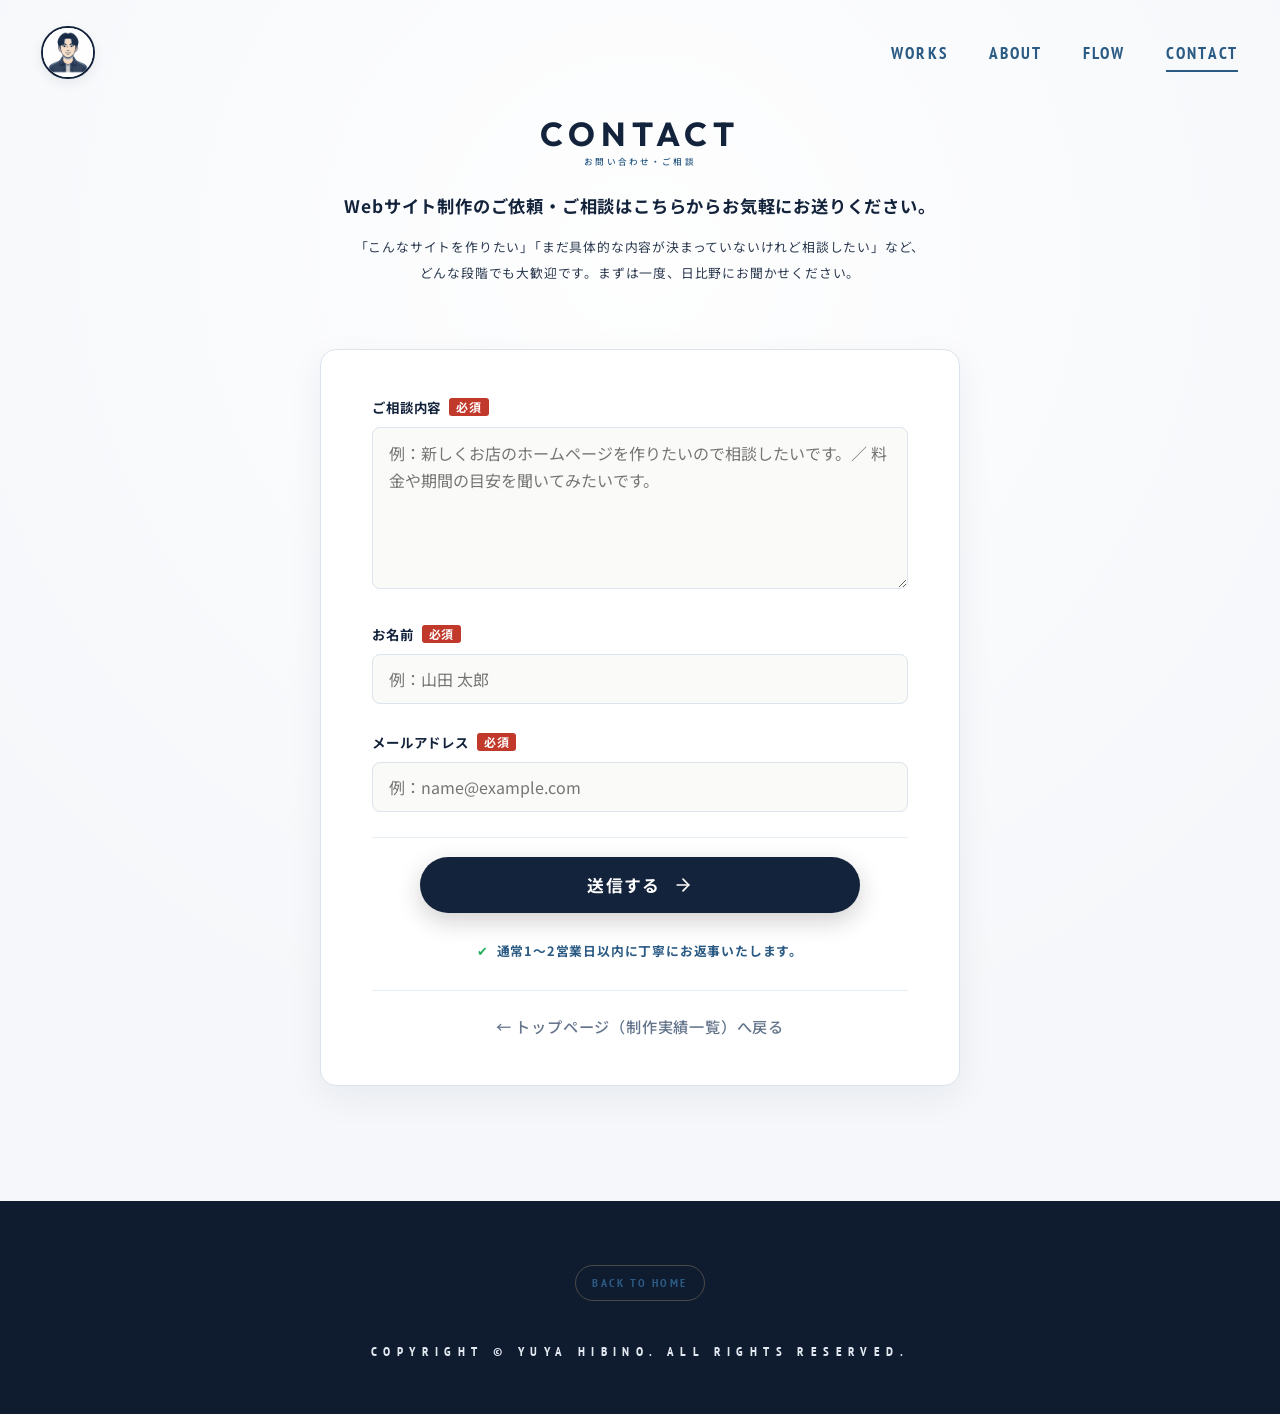
<file: contact.html>
<!DOCTYPE html>
<html lang="ja">
<head>
  <meta charset="UTF-8">
  <meta name="viewport" content="width=device-width, initial-scale=1.0">
  <meta http-equiv="X-UA-Compatible" content="IE=edge">
  
  <!-- ★SEO・メタ情報 -->
  <title>CONTACT（お問い合わせ・ご相談） | YUYA HIBINO 日比野 ポートフォリオ</title>
  <meta name="description" content="日比野（YUYA HIBINO）へのWebサイト・ホームページ制作のご依頼・ご相談フォームです。">

  <!-- ★ファビコン -->
  <link rel="icon" href="./assets/logo_hibino.svg" type="image/svg+xml">

  <!-- ★Google Fonts -->
  <link rel="preconnect" href="https://fonts.googleapis.com">
  <link rel="preconnect" href="https://fonts.gstatic.com" crossorigin>
  <link href="https://fonts.googleapis.com/css2?family=Noto+Sans+JP:wght@400;500;700&family=Outfit:wght@300;400;500;600;700&family=PT+Sans+Narrow:wght@400;700&display=swap" rel="stylesheet">

  <!-- ★スタイルシート -->
  <link rel="stylesheet" href="./style.css">
</head>
<body>

  <!-- ========================================================
    全体ラッパー
  ======================================================== -->
  <div class="wrapper wrapper--top wrapper--subpage">

    <!-- ========================================================
      1. ヘッダー（画面上部に固定されるナビゲーションバー）
    ======================================================== -->
    <header class="header is-scrolled" id="js-header">
      <div class="header_inner">
        <!-- ロゴ（クリックでトップページへ戻る：センター分けオリジナル似顔絵アイコン） -->
        <a href="./index.html" class="header_logo" aria-label="YUYA HIBINO トップページへ戻る">
          <img src="./assets/avatar_hibino.jpg" alt="YUYA HIBINO アイコン">
        </a>

        <!-- ★スマホ専用ハンバーガーメニューボタン（PCでは非表示） -->
        <button type="button" class="header_hamburger" id="js-hamburger" aria-label="メニューを開閉する" aria-expanded="false" aria-controls="js-header-nav">
          <span></span>
          <span></span>
          <span></span>
        </button>

        <!-- ナビゲーションメニュー -->
        <nav class="header_nav" id="js-header-nav" aria-label="グローバルナビゲーション">
          <ul class="header_inner_list">
            <li class="header_inner_listItem">
              <a href="./index.html#works">WORKS<span class="header_nav_ja">制作実績</span></a>
            </li>
            <li class="header_inner_listItem">
              <a href="./index.html#about">ABOUT<span class="header_nav_ja">私について</span></a>
            </li>
            <li class="header_inner_listItem">
              <a href="./index.html#flow">FLOW<span class="header_nav_ja">ご依頼の流れ</span></a>
            </li>
            <li class="header_inner_listItem">
              <a href="./contact.html" class="is-active">CONTACT<span class="header_nav_ja">お問い合わせ</span></a>
            </li>
          </ul>
        </nav>
      </div>
    </header>

    <!-- ========================================================
      2. メインコンテンツ領域（シンプルなお問い合わせページ）
    ======================================================== -->
    <main class="l-content contactPage_main">
      <div class="l-content_inner">

        <section class="section contact contact--page">
          
          <!-- セクションヘッダー -->
          <div class="section_header">
            <h1 class="section_title">
              <ruby>
                <span class="section_title_en">CONTACT</span>
                <rt>お問い合わせ・ご相談</rt>
              </ruby>
            </h1>
            <p class="contact_catch">
              <span class="ib">Webサイト制作のご依頼・ご相談は</span><span class="ib">こちらからお気軽にお送りください。</span>
            </p>
            <p class="contact_lead">
              「こんなサイトを作りたい」「まだ具体的な内容が決まっていないけれど相談したい」など、<br class="pc">
              <span class="ib">どんな段階でも大歓迎です。</span><span class="ib">まずは一度、日比野にお聞かせください。</span>
            </p>
          </div>

          <!-- ★最小限の3項目だけに絞ったシンプルで入力しやすいフォーム -->
          <div class="contact_formWrapper">
            <!-- ★送信先（Formspree）：入力内容はFormspree経由でオーナーのメールアドレスに届きます。
                 ★送信先を変えたいときは action のURLを書き換えてください。 -->
            <form class="contactForm" id="contactForm" action="https://formspree.io/f/meagpkgb" method="POST" novalidate>

              <!-- ★届くメールの件名（変更したいときは value の文字を書き換えてください） -->
              <input type="hidden" name="_subject" value="【ポートフォリオ】新しいお問い合わせが届きました">
              <!-- ★迷惑メール（ロボット）対策：人間には見えない入力欄。ここに入力があると送信されません -->
              <input type="text" name="_gotcha" style="display:none" tabindex="-1" autocomplete="off">

              <!-- 項目1: ご相談内容（最初に入力してもらうことで離脱を防ぐ設計） -->
              <div class="formGroup">
                <label class="formLabel" for="form-message">
                  ご相談内容 <span class="badge badge--required">必須</span>
                </label>
                <textarea id="form-message" name="message" rows="5" placeholder="例：新しくお店のホームページを作りたいので相談したいです。／ 料金や期間の目安を聞いてみたいです。" required></textarea>
                <p class="formError" id="error-message" aria-live="polite"></p>
              </div>

              <!-- 項目2: お名前 -->
              <div class="formGroup">
                <label class="formLabel" for="form-name">
                  お名前 <span class="badge badge--required">必須</span>
                </label>
                <input type="text" id="form-name" name="name" placeholder="例：山田 太郎" autocomplete="name" required>
                <p class="formError" id="error-name" aria-live="polite"></p>
              </div>

              <!-- 項目3: メールアドレス -->
              <div class="formGroup">
                <label class="formLabel" for="form-email">
                  メールアドレス <span class="badge badge--required">必須</span>
                </label>
                <input type="email" id="form-email" name="email" placeholder="例：name@example.com" autocomplete="email" required>
                <p class="formError" id="error-email" aria-live="polite"></p>
              </div>

              <!-- 送信ボタン ＆ 返信目安の明記 -->
              <div class="formSubmitArea">
                <button type="submit" class="submitButton" id="js-submit-btn">
                  <span class="submitButton_text">送信する</span>
                  <svg class="submitButton_icon" viewBox="0 0 24 24" fill="none" stroke="currentColor" stroke-width="2" stroke-linecap="round" stroke-linejoin="round" aria-hidden="true">
                    <line x1="5" y1="12" x2="19" y2="12"></line>
                    <polyline points="12 5 19 12 12 19"></polyline>
                  </svg>
                </button>

                <div class="formNotice">
                  <p class="formNotice_lead">
                    <span class="iconCheck" aria-hidden="true">✔</span>
                    <strong>通常1〜2営業日以内に丁寧にお返事いたします。</strong>
                  </p>
                </div>
              </div>

            </form>

            <!-- トップページへ戻るリンク -->
            <div class="contact_backLinkWrap">
              <a href="./index.html" class="contact_backLink">← トップページ（制作実績一覧）へ戻る</a>
            </div>
          </div>

        </section>

      </div>
    </main>

    <!-- ========================================================
      3. フッター（Footer）
    ======================================================== -->
    <footer class="footer">
      <div class="footer_inner">
        <a href="./index.html" class="footer_backTop" aria-label="トップページへ戻る">
          <span>BACK TO HOME</span>
        </a>

        <p class="footer_inner_copy">COPYRIGHT &copy; YUYA HIBINO. ALL RIGHTS RESERVED.</p>
      </div>
    </footer>

  </div><!-- /.wrapper -->

  <!-- ========================================================
    4. お問い合わせ送信完了（サンクス）モーダル
  ======================================================== -->
  <div class="modal thanksModal" id="js-thanks-modal" aria-hidden="true" role="dialog" aria-modal="true">
    <div class="modal_overlay" id="js-thanks-overlay"></div>
    <div class="modal_container thanksModal_container">
      <button type="button" class="modal_close" id="js-thanks-close" aria-label="閉じる">
        <svg viewBox="0 0 24 24" width="24" height="24" stroke="currentColor" stroke-width="2" fill="none" stroke-linecap="round" stroke-linejoin="round">
          <line x1="18" y1="6" x2="6" y2="18"></line>
          <line x1="6" y1="6" x2="18" y2="18"></line>
        </svg>
      </button>

      <div class="thanksModal_body">
        <div class="thanksModal_icon">✔</div>
        <h3 class="thanksModal_title">お問い合わせを受け付けました</h3>
        <p class="thanksModal_text">
          ご連絡いただき、誠にありがとうございます。<br>
          内容を確認の上、<strong>通常1〜2営業日以内に日比野よりメールにて丁寧にお返事いたします。</strong>
        </p>
        <a href="./index.html" class="thanksModal_button" style="display:inline-block; text-decoration:none;">トップページへ戻る</a>
      </div>
    </div>
  </div>

  <!-- ★JavaScriptファイル読み込み -->
  <script src="./script.js"></script>
</body>
</html>
</file>
<file: style.css>
@charset "UTF-8";

/* ==========================================================================
   YUYA HIBINO PORTFOLIO STYLE SHEET
   ==========================================================================
   本スタイルシートは、初心者の方でも編集しやすいよう、
   重要な設定項目に「★ここで〇〇を変更できます」という日本語コメントを添えています。
   ========================================================================== */

/* ==========================================================================
   0. デザイン基本変数（カラーコード・フォント定義）
   ★色や基本の余白を変えたいときは、ここを編集するだけでサイト全体に反映されます！
   ========================================================================== */
:root {
  /* ★メインの背景色（オフホワイト：19歳の清潔感と優しさが伝わる明るい背景） */
  --color-bg-base: #f5f7fa;
  
  /* ★カードや入力欄の背景色（清潔感のある純白） */
  --color-bg-card: #ffffff;
  
  /* ★メインの濃色（誠実さと信頼感を表すディープネイビー） */
  --color-text-primary: #14233c;
  
  /* ★アクセントカラー（爽やかで知的なスレートブルー／ロイヤルネイビー） */
  --color-text-accent: #2b5b84;
  --color-text-accent-hover: #1e4263;
  
  /* ★本文の文字色（目に優しく読みやすいダークスレート） */
  --color-text-body: #2c3a4f;
  
  /* ★補足テキスト・薄い文字色 */
  --color-text-muted: #64748b;
  
  /* ★境界線・区切り線の色 */
  --color-border: #dce3ec;
  --color-border-light: #e8eef5;
  
  /* ★フッターの背景色と文字色（引き締まったミッドナイトネイビー） */
  --color-footer-bg: #0f1c30;
  --color-footer-text: #e2e8f0;
  
  /* ★エラー・必須バッジ色 */
  --color-required: #c0392b;
  --color-optional: #64748b;

  /* ★フォントファミリー指定 */
  --font-en-modern: 'Outfit', sans-serif;
  --font-en-narrow: 'PT Sans Narrow', sans-serif;
  --font-en-script: 'Dancing Script', cursive;
  --font-en-luxury: 'Cormorant Garamond', 'Shippori Mincho', 'Noto Serif JP', 'Yu Mincho', '游明朝', serif;
  --font-jp: 'Noto Sans JP', 'Yu Gothic', '游ゴシック体', YuGothic, sans-serif;
  --font-jp-serif: 'Shippori Mincho', 'Noto Serif JP', 'Yu Mincho', '游明朝', YuMincho, 'Hiragino Mincho ProN', serif;
  
  /* ★アニメーション速度 */
  --transition-smooth: all 0.35s cubic-bezier(0.25, 1, 0.5, 1);
}

/* ==========================================================================
   1. リセットCSS（ブラウザ差異の解消）
   ========================================================================== */
*, *::before, *::after {
  box-sizing: border-box;
  margin: 0;
  padding: 0;
}

html {
  font-size: 16px;
  scroll-behavior: smooth;
  -webkit-text-size-adjust: 100%;
}

body {
  background-color: var(--color-bg-base);
  color: var(--color-text-body);
  font-family: var(--font-jp);
  font-size: 1rem;
  line-height: 1.8;
  letter-spacing: 0.05em;
  -webkit-font-smoothing: antialiased;
  -moz-osx-font-smoothing: grayscale;
  overflow-x: hidden;
  /* 日本語の不自然な改行を防ぎ、読みやすくする設定 */
  word-break: normal;
  overflow-wrap: break-word;
}

img {
  max-width: 100%;
  height: auto;
  vertical-align: bottom;
}

ul, ol {
  list-style: none;
}

a {
  color: var(--color-text-accent);
  text-decoration: none;
  transition: var(--transition-smooth);
}

a:hover {
  color: var(--color-text-accent-hover);
  opacity: 0.85;
}

button {
  background: transparent;
  border: none;
  cursor: pointer;
  font-family: inherit;
  color: inherit;
  padding: 0;
  -webkit-appearance: none;
  appearance: none;
}

input, textarea, select {
  font-family: inherit;
  font-size: 1rem;
}

/* 表示切り替え＆改行制御用ユーティリティ */
.ib {
  display: inline-block;
  max-width: 100%;
}

.pc {
  display: block !important;
}
br.pc {
  display: inline !important;
}
.sp {
  display: none !important;
}

@media screen and (max-width: 768px) {
  .pc,
  br.pc {
    display: none !important;
  }
  .sp {
    display: block !important;
  }
  br.sp {
    display: inline !important;
  }
}

/* ==========================================================================
   2. オープニングアニメーション（高級感のある明朝系セリフ体で「Yuya Hibino」が浮かび上がり、なめらかに背景へ溶け込んでいく演出）
   ========================================================================== */
.loader {
  display: flex;
  justify-content: center;
  align-items: center;
  position: fixed;
  top: 0;
  left: 0;
  width: 100%;
  height: 100vh;
  height: 100dvh;
  /* ★ファーストビューの背景色と一体感のある明るいオフホワイト×淡いブルーグラデーション（段差なくなめらかに溶け込む） */
  background: radial-gradient(circle at 50% 45%, #ffffff 0%, #f3f7fc 60%, #e9f0f8 100%);
  z-index: 9999;
  pointer-events: none;
  overflow: hidden;
  animation: loaderBackdropMelt 4.8s cubic-bezier(0.22, 1, 0.36, 1) forwards;
}

.loader.is-loaded {
  opacity: 0;
  visibility: hidden;
  pointer-events: none;
}

.loader_inner {
  display: flex;
  flex-direction: column;
  align-items: center;
  justify-content: center;
  text-align: center;
  padding: 0 24px;
  position: relative;
  z-index: 2;
}

/* ★オープニングの惑星軌道リング（文字ブロックの中心 50%, 50% を基準にするためスマホでも絶対にズレない設計） */
.loader_orbits {
  position: absolute;
  top: 50%;
  left: 50%;
  width: 0;
  height: 0;
  pointer-events: none;
  z-index: -1;
}

.loader_orbit {
  position: absolute;
  top: 50%;
  left: 50%;
  border-radius: 50%;
}

/* 外側の惑星軌道リング（時計回りに回転し、消えるときにファーストビューの軌道へ広がりながら溶け込む） */
.loader_orbit--outer {
  width: min(440px, 78vw);
  height: min(440px, 78vw);
  border: 1.5px dashed rgba(43, 91, 132, 0.28);
  animation: loaderOrbitOuter 4.6s cubic-bezier(0.22, 1, 0.36, 1) forwards;
}

.loader_orbit--outer::before,
.loader_orbit--outer::after {
  content: '';
  position: absolute;
  width: 10px;
  height: 10px;
  border-radius: 50%;
  background-color: var(--color-text-accent);
  box-shadow: 0 0 16px rgba(43, 91, 132, 0.75);
}

.loader_orbit--outer::before { top: -5px; left: 50%; transform: translateX(-50%); }
.loader_orbit--outer::after { bottom: -5px; left: 50%; transform: translateX(-50%); }

/* 内側の惑星軌道リング（反時計回りに回転し、消えるときに加速して広がる） */
.loader_orbit--inner {
  width: min(310px, 58vw);
  height: min(310px, 58vw);
  border: 1px solid rgba(43, 91, 132, 0.20);
  animation: loaderOrbitInner 4.6s cubic-bezier(0.22, 1, 0.36, 1) forwards;
}

.loader_orbit--inner::before {
  content: '';
  position: absolute;
  top: 50%;
  right: -4px;
  width: 8px;
  height: 8px;
  border-radius: 50%;
  background-color: #38bdf8;
  box-shadow: 0 0 14px rgba(56, 189, 248, 0.8);
  transform: translateY(-50%);
}

/* ★文字が消えていく瞬間（約2.5秒〜）に中央からふわっと広がる光の波紋リング */
.loader_ripple {
  position: absolute;
  top: 50%;
  left: 50%;
  width: min(300px, 56vw);
  height: min(300px, 56vw);
  border-radius: 50%;
  border: 1.5px solid rgba(59, 130, 246, 0.35);
  box-shadow: 0 0 28px rgba(59, 130, 246, 0.18), inset 0 0 28px rgba(59, 130, 246, 0.12);
  opacity: 0;
  transform: translate(-50%, -50%) scale(0.8);
}

.loader_ripple--1 {
  animation: loaderRippleExpand 2.0s cubic-bezier(0.16, 1, 0.3, 1) 2.45s forwards;
}

.loader_ripple--2 {
  animation: loaderRippleExpand 2.1s cubic-bezier(0.16, 1, 0.3, 1) 2.75s forwards;
}

@keyframes loaderOrbitOuter {
  0% {
    opacity: 0;
    transform: translate(-50%, -50%) scale(0.88) rotate(-40deg);
  }
  28% {
    opacity: 1;
    transform: translate(-50%, -50%) scale(1) rotate(0deg);
  }
  60% {
    opacity: 1;
    transform: translate(-50%, -50%) scale(1) rotate(35deg);
  }
  100% {
    opacity: 0;
    transform: translate(-50%, -50%) scale(1.45) rotate(140deg);
  }
}

@keyframes loaderOrbitInner {
  0% {
    opacity: 0;
    transform: translate(-50%, -50%) scale(0.85) rotate(30deg);
  }
  30% {
    opacity: 1;
    transform: translate(-50%, -50%) scale(1) rotate(0deg);
  }
  60% {
    opacity: 1;
    transform: translate(-50%, -50%) scale(1) rotate(-30deg);
  }
  100% {
    opacity: 0;
    transform: translate(-50%, -50%) scale(1.35) rotate(-120deg);
  }
}

@keyframes loaderRippleExpand {
  0% {
    opacity: 0;
    transform: translate(-50%, -50%) scale(0.85);
  }
  25% {
    opacity: 0.85;
  }
  100% {
    opacity: 0;
    transform: translate(-50%, -50%) scale(2.35);
  }
}

/* 「Yuya Hibino」が高級感のある明朝系セリフ体で浮かび上がり、ズームインせずそのまま背景へ溶け込むアニメーション */
.loader_signature {
  font-family: var(--font-en-luxury);
  font-size: clamp(26px, 6.5vw, 74px);
  font-weight: 500;
  letter-spacing: 0.18em;
  color: var(--color-text-primary);
  line-height: 1.3;
  white-space: nowrap;
  padding: 4px 0 4px 0.18em;
  will-change: opacity, filter;
  animation: loaderTextMelt 4.4s cubic-bezier(0.25, 1, 0.5, 1) forwards;
}

/* 中央から左右へゆっくり伸びて、ズームせずそのまま溶け込む繊細なライン */
.loader_line {
  display: block;
  width: min(240px, 55vw);
  height: 1px;
  margin-top: 14px;
  background: linear-gradient(90deg, transparent, rgba(43, 91, 132, 0.45), var(--color-text-primary), rgba(43, 91, 132, 0.45), transparent);
  will-change: opacity, transform, filter;
  animation: loaderLineMelt 4.4s cubic-bezier(0.25, 1, 0.5, 1) forwards;
}

/* 下部のサブタイトル */
.loader_sub {
  font-family: var(--font-en-luxury);
  font-size: clamp(11px, 1.1vw, 14px);
  font-weight: 600;
  letter-spacing: 0.42em;
  color: var(--color-text-accent);
  margin-top: 16px;
  padding-left: 0.42em;
  will-change: opacity, filter;
  animation: loaderSubMelt 4.4s cubic-bezier(0.25, 1, 0.5, 1) forwards;
}

/* 背景ベール自体が後半でファーストビューへなめらかに溶け込む */
@keyframes loaderBackdropMelt {
  0%, 58% {
    opacity: 1;
    visibility: visible;
  }
  99% {
    opacity: 0;
    visibility: visible;
  }
  100% {
    opacity: 0;
    visibility: hidden;
  }
}

/* 文字が「浮かび上がる → 余韻 → ズームインせずそのままの位置で背景へじわっと溶け込む」アニメーション */
@keyframes loaderTextMelt {
  0% {
    opacity: 0;
    filter: blur(12px);
    transform: translateY(8px);
  }
  32%, 62% {
    opacity: 1;
    filter: blur(0px);
    transform: translateY(0);
  }
  100% {
    opacity: 0;
    filter: blur(14px);
    transform: translateY(0);
  }
}

@keyframes loaderLineMelt {
  0%, 12% {
    opacity: 0;
    transform: scaleX(0);
    filter: blur(4px);
  }
  38%, 62% {
    opacity: 0.85;
    transform: scaleX(1);
    filter: blur(0px);
  }
  100% {
    opacity: 0;
    transform: scaleX(1);
    filter: blur(10px);
  }
}

@keyframes loaderSubMelt {
  0%, 18% {
    opacity: 0;
    transform: translateY(6px);
    filter: blur(6px);
  }
  42%, 62% {
    opacity: 0.85;
    transform: translateY(0);
    filter: blur(0px);
  }
  100% {
    opacity: 0;
    transform: translateY(0);
    filter: blur(10px);
  }
}

/* ==========================================================================
   3. 全体ラッパー（似顔絵・透かしイラストをなくした清潔感のある背景）
   ========================================================================== */
.wrapper--top {
  position: relative;
  width: 100%;
  min-height: 100vh;
  background-color: var(--color-bg-base);
  background-image: radial-gradient(circle at 50% 18%, rgba(255, 255, 255, 0.9) 0%, rgba(245, 247, 250, 0) 65%);
}

/* ==========================================================================
   4. ヘッダー（固定ナビゲーションバー）
   ========================================================================== */
.header {
  position: fixed;
  top: 0;
  left: 0;
  width: 100vw;
  z-index: 100;
  padding: 2vw 0 0 3.2vw;
  transition: background-color 0.4s ease, backdrop-filter 0.4s ease, box-shadow 0.4s ease, padding 0.4s ease;
}

/* スクロール時にわずかに背景を半透明で馴染ませる */
.header.is-scrolled {
  background-color: rgba(245, 247, 250, 0.9);
  backdrop-filter: blur(12px);
  -webkit-backdrop-filter: blur(12px);
  padding: 1.2vw 0 1.2vw 3.2vw;
  box-shadow: 0 4px 20px rgba(20, 35, 60, 0.05);
}

.header_inner {
  display: flex;
  align-items: center;
  justify-content: space-between;
  width: 93.5vw;
}

.header_logo {
  display: inline-block;
  transition: transform 0.3s ease;
}

.header_logo:hover {
  transform: scale(1.06);
  opacity: 1;
}

.header_logo img {
  width: 4.2vw;
  height: 4.2vw;
  min-width: 44px;
  min-height: 44px;
  display: block;
  border-radius: 50%;
  object-fit: cover;
  border: 2px solid var(--color-text-primary);
  box-shadow: 0 4px 12px rgba(20, 35, 60, 0.08);
  background-color: #ffffff;
}

.header_inner_list {
  display: flex;
  align-items: center;
}

.header_inner_listItem {
  margin-left: 3.2vw;
}

.header_inner_listItem a {
  font-family: var(--font-en-narrow);
  font-size: 1.35vw;
  font-weight: 700;
  letter-spacing: 0.12em;
  color: var(--color-text-accent);
  position: relative;
  display: inline-block;
  padding: 0.3vw 0;
}

/* ホバー時の下線アニメーション */
.header_inner_listItem a::after {
  content: '';
  position: absolute;
  bottom: 0;
  left: 0;
  width: 0%;
  height: 1.5px;
  background-color: var(--color-text-accent);
  transition: width 0.3s ease;
}

.header_inner_listItem a:hover::after,
.header_inner_listItem a.is-active::after {
  width: 100%;
}

/* PC画面ではハンバーガーボタンと日本語補足ラベルを非表示にする */
.header_hamburger,
.header_nav_ja {
  display: none;
}

/* ==========================================================================
   ★スマホ画面専用ハンバーガーメニュー設定（768px以下）
   ※もし元の横並び文字メニューに戻したい場合は、この @media ブロックを差し替えるだけで戻せます。
   ========================================================================== */
@media screen and (max-width: 768px) {
  .header {
    padding: 14px 20px;
  }
  .header.is-scrolled {
    padding: 12px 20px;
  }
  .header_inner {
    width: 100%;
    position: relative;
  }
  .header_logo {
    position: relative;
    z-index: 110;
  }
  .header_logo img {
    width: 42px;
    height: 42px;
  }

  /* ハンバーガーボタン（右上・丸型アイコンと高さを揃えた42px） */
  .header_hamburger {
    display: flex;
    flex-direction: column;
    justify-content: center;
    align-items: center;
    gap: 5px;
    width: 42px;
    height: 42px;
    border-radius: 50%;
    background-color: rgba(255, 255, 255, 0.92);
    border: 1.5px solid var(--color-border);
    box-shadow: 0 4px 12px rgba(20, 35, 60, 0.08);
    cursor: pointer;
    position: relative;
    z-index: 110;
    transition: background-color 0.3s ease, border-color 0.3s ease;
  }

  .header_hamburger span {
    display: block;
    width: 18px;
    height: 2px;
    background-color: var(--color-text-primary);
    border-radius: 2px;
    transition: transform 0.3s ease, opacity 0.3s ease;
  }

  /* 開いたとき（三本線が「×」に変化） */
  .header_hamburger.is-open {
    background-color: var(--color-text-primary);
    border-color: var(--color-text-primary);
  }
  .header_hamburger.is-open span {
    background-color: #ffffff;
  }
  .header_hamburger.is-open span:nth-child(1) {
    transform: translateY(7px) rotate(45deg);
  }
  .header_hamburger.is-open span:nth-child(2) {
    opacity: 0;
  }
  .header_hamburger.is-open span:nth-child(3) {
    transform: translateY(-7px) rotate(-45deg);
  }

  /* スマホ用ドロワーメニュー本体 */
  .header_nav {
    position: fixed;
    top: 68px;
    left: 16px;
    right: 16px;
    background-color: rgba(255, 255, 255, 0.98);
    backdrop-filter: blur(14px);
    -webkit-backdrop-filter: blur(14px);
    border: 1px solid var(--color-border);
    border-radius: 16px;
    padding: 12px 20px;
    box-shadow: 0 18px 40px rgba(20, 35, 60, 0.14);
    opacity: 0;
    visibility: hidden;
    transform: translateY(-10px);
    transition: opacity 0.3s ease, transform 0.3s ease, visibility 0.3s ease;
    pointer-events: none;
    z-index: 105;
  }

  .header_nav.is-open {
    opacity: 1;
    visibility: visible;
    transform: translateY(0);
    pointer-events: auto;
  }

  .header_inner_list {
    flex-direction: column;
    align-items: stretch;
  }

  .header_inner_listItem {
    margin-left: 0;
    border-bottom: 1px solid var(--color-border-light);
  }

  .header_inner_listItem:last-child {
    border-bottom: none;
  }

  .header_inner_listItem a {
    display: flex;
    align-items: center;
    justify-content: space-between;
    font-size: 16px;
    letter-spacing: 0.1em;
    padding: 14px 4px;
    color: var(--color-text-primary);
  }

  .header_inner_listItem a::after {
    display: none;
  }

  .header_nav_ja {
    display: inline-block;
    font-family: var(--font-jp);
    font-size: 12px;
    font-weight: 500;
    letter-spacing: 0.04em;
    color: var(--color-text-muted);
  }
}

/* ==========================================================================
   5. ファーストビュー（First View / FV）
   ★知的な「極細グリッド線」＋ゆっくり漂う「淡いブルーの光のグラデーション」＋順番に浮かび上がる文字アニメーション
   ========================================================================== */
.mainVisual {
  width: 100%;
  height: 100vh;
  min-height: 620px;
  max-height: 920px;
  display: flex;
  align-items: center;
  justify-content: center;
  position: relative;
  text-align: center;
  padding: 0 4vw;
  overflow: hidden;
}

/* 背景演出レイヤー（文字の邪魔をせず、知的な奥行きとプロ感を演出） */
.mainVisual_bgDecor {
  position: absolute;
  inset: 0;
  pointer-events: none;
  z-index: 1;
  overflow: hidden;
}

/* ① ゆっくり漂う鮮やかなブルーの「光のグラデーション（オーブ）」 */
.fv_orb {
  position: absolute;
  border-radius: 50%;
  filter: blur(50px);
  will-change: transform;
}

.fv_orb--1 {
  width: 46vw;
  height: 46vw;
  min-width: 320px;
  min-height: 320px;
  top: -10%;
  left: -6%;
  background: radial-gradient(circle, rgba(37, 99, 235, 0.30) 0%, rgba(43, 91, 132, 0.14) 55%, rgba(245, 247, 250, 0) 75%);
  animation: floatOrb1 12s ease-in-out infinite alternate;
}

.fv_orb--2 {
  width: 50vw;
  height: 50vw;
  min-width: 340px;
  min-height: 340px;
  bottom: -14%;
  right: -8%;
  background: radial-gradient(circle, rgba(14, 165, 233, 0.28) 0%, rgba(43, 91, 132, 0.14) 50%, rgba(245, 247, 250, 0) 75%);
  animation: floatOrb2 15s ease-in-out infinite alternate;
}

.fv_orb--3 {
  width: 36vw;
  height: 36vw;
  min-width: 260px;
  min-height: 260px;
  top: 18%;
  right: 16%;
  background: radial-gradient(circle, rgba(99, 102, 241, 0.22) 0%, rgba(186, 230, 253, 0.35) 55%, rgba(245, 247, 250, 0) 75%);
  animation: floatOrb3 14s ease-in-out infinite alternate;
}

@keyframes floatOrb1 {
  0% { transform: translate(0, 0) scale(1); }
  100% { transform: translate(6vw, 4vw) scale(1.14); }
}

@keyframes floatOrb2 {
  0% { transform: translate(0, 0) scale(1); }
  100% { transform: translate(-7vw, -5vw) scale(1.16); }
}

@keyframes floatOrb3 {
  0% { transform: translate(0, 0) scale(0.95); }
  100% { transform: translate(-4vw, 5vw) scale(1.10); }
}

/* ② 知的な「極細グリッド線（設計図風の細線）」 */
.fv_grid {
  position: absolute;
  inset: 0;
  background-image:
    linear-gradient(to right, rgba(20, 35, 60, 0.075) 1px, transparent 1px),
    linear-gradient(to bottom, rgba(20, 35, 60, 0.075) 1px, transparent 1px);
  background-size: 56px 56px;
  mask-image: radial-gradient(ellipse 88% 78% at 50% 50%, #000000 45%, transparent 98%);
  -webkit-mask-image: radial-gradient(ellipse 88% 78% at 50% 50%, #000000 45%, transparent 98%);
}

/* ②-B ゆっくり回転する知的な軌道リング（文字ブロック .mainVisual_textGroup の中心 50%, 50% に完全固定） */
.mainVisual_textGroup {
  position: relative;
  display: flex;
  flex-direction: column;
  align-items: center;
  justify-content: center;
}

.fv_orbits {
  position: absolute;
  top: 50%;
  left: 50%;
  width: 0;
  height: 0;
  pointer-events: none;
  z-index: -1;
}

.fv_orbit {
  position: absolute;
  top: 0;
  left: 0;
  border-radius: 50%;
  pointer-events: none;
}

.fv_orbit--outer {
  width: 58vw;
  height: 58vw;
  min-width: 520px;
  min-height: 520px;
  max-width: 820px;
  max-height: 820px;
  border: 1.5px dashed rgba(43, 91, 132, 0.22);
  transform: translate(-50%, -50%);
  animation: spinOrbit 48s linear infinite;
}

.fv_orbit--outer::before,
.fv_orbit--outer::after {
  content: '';
  position: absolute;
  width: 10px;
  height: 10px;
  border-radius: 50%;
  background-color: var(--color-text-accent);
  box-shadow: 0 0 14px rgba(43, 91, 132, 0.6);
}

.fv_orbit--outer::before { top: -5px; left: 50%; transform: translateX(-50%); }
.fv_orbit--outer::after { bottom: -5px; left: 50%; transform: translateX(-50%); }

.fv_orbit--inner {
  width: 42vw;
  height: 42vw;
  min-width: 380px;
  min-height: 380px;
  max-width: 600px;
  max-height: 600px;
  border: 1px solid rgba(43, 91, 132, 0.16);
  transform: translate(-50%, -50%);
}

@keyframes spinOrbit {
  0% { transform: translate(-50%, -50%) rotate(0deg); }
  100% { transform: translate(-50%, -50%) rotate(360deg); }
}

/* ③ 設計図風の四隅フレーム＆クロスヘア（＋印） */
.fv_frame {
  position: absolute;
  top: 6.5vw;
  bottom: 5.5vw;
  left: 5vw;
  right: 5vw;
  border: 1px solid rgba(43, 91, 132, 0.12);
  border-radius: 24px;
}

.fv_cross {
  position: absolute;
  width: 11px;
  height: 11px;
}

.fv_cross::before,
.fv_cross::after {
  content: '';
  position: absolute;
  background-color: var(--color-text-accent);
  opacity: 0.45;
}

.fv_cross::before {
  top: 5px;
  left: 0;
  width: 11px;
  height: 1px;
}

.fv_cross::after {
  left: 5px;
  top: 0;
  width: 1px;
  height: 11px;
}

.fv_cross--tl { top: -6px; left: -6px; }
.fv_cross--tr { top: -6px; right: -6px; }
.fv_cross--bl { bottom: -6px; left: -6px; }
.fv_cross--br { bottom: -6px; right: -6px; }

/* ④ オープニングがうっすら消えていくタイミングに合わせて、ファーストビューの文字が1段ずつ順番に浮かび上がるアニメーション */
.fv-anim {
  opacity: 0;
  transform: translateY(22px);
  animation: fvRevealUp 1.0s cubic-bezier(0.22, 1, 0.36, 1) forwards;
}

.fv-anim--1 { animation-delay: 3.10s; }
.fv-anim--2 { animation-delay: 3.30s; }
.fv-anim--3 {
  opacity: 0;
  transform: translateY(14px);
  animation: fvRevealUp 1.1s cubic-bezier(0.22, 1, 0.36, 1) 3.50s forwards;
}
.fv-anim--4 { animation-delay: 3.70s; }
.fv-anim--5 { animation-delay: 3.90s; }

@keyframes fvRevealUp {
  0% {
    opacity: 0;
    transform: translateY(22px);
  }
  100% {
    opacity: 1;
    transform: translateY(0);
  }
}

/* ファーストビュー内の「Yuya Hibino」が左から右へサインを描くように現れるアニメーション */
@keyframes fvSignatureReveal {
  0% {
    opacity: 0;
    clip-path: inset(0 100% 0 0);
    transform: translateY(10px) scale(0.95);
  }
  100% {
    opacity: 1;
    clip-path: inset(0 0% 0 0);
    transform: translateY(0) scale(1);
  }
}

/* ⑤ 下部スクロール誘導インジケーター */
.fv_scroll {
  position: absolute;
  bottom: 1.8vw;
  left: 50%;
  transform: translateX(-50%);
  display: flex;
  flex-direction: column;
  align-items: center;
  gap: 6px;
  z-index: 3;
  text-decoration: none;
  opacity: 0.75;
  transition: opacity 0.3s ease;
}

.fv_scroll:hover {
  opacity: 1;
}

.fv_scroll_text {
  font-family: var(--font-en-modern);
  font-size: 10px;
  font-weight: 600;
  letter-spacing: 0.24em;
  color: var(--color-text-accent);
}

.fv_scroll_line {
  width: 1px;
  height: 36px;
  background-color: rgba(43, 91, 132, 0.22);
  position: relative;
  overflow: hidden;
}

.fv_scroll_line::after {
  content: '';
  position: absolute;
  top: 0;
  left: 0;
  width: 100%;
  height: 50%;
  background-color: var(--color-text-accent);
  animation: scrollLineDrop 1.8s cubic-bezier(0.65, 0, 0.35, 1) infinite;
}

@keyframes scrollLineDrop {
  0% { transform: translateY(-100%); }
  100% { transform: translateY(200%); }
}

.mainVisual_inner {
  display: flex;
  flex-direction: column;
  align-items: center;
  justify-content: center;
  position: relative;
  z-index: 3;
  max-width: 980px;
  padding: 1.5vw 2vw;
  background: transparent;
  margin-top: -0.5vw;
}

/* キャッチコピーの知的なハイライト下線 */
.fv_marker {
  background: linear-gradient(transparent 68%, rgba(59, 130, 246, 0.22) 68%);
  padding: 0 2px;
}

/* ステータスバッジ */
.mainVisual_badge {
  display: inline-flex;
  align-items: center;
  gap: 8px;
  font-family: var(--font-en-modern);
  font-size: 0.85vw;
  font-weight: 600;
  letter-spacing: 0.18em;
  color: var(--color-text-accent);
  background-color: rgba(255, 255, 255, 0.88);
  border: 1px solid var(--color-border);
  padding: 0.45vw 1.4vw;
  border-radius: 999px;
  margin-bottom: 1.6vw;
  box-shadow: 0 4px 14px rgba(20, 35, 60, 0.04);
}

.badge_dot {
  width: 7px;
  height: 7px;
  background-color: var(--color-text-accent);
  border-radius: 50%;
  animation: pulseDot 2s infinite ease-in-out;
}

@keyframes pulseDot {
  0%, 100% { transform: scale(1); opacity: 1; }
  50% { transform: scale(1.4); opacity: 0.5; }
}

/* ★メイン日本語キャッチコピー（「一緒に考え、一緒にカタチに。」：文字を主役として力強く主張するタイポグラフィ） */
.mainVisual_catch {
  font-family: var(--font-jp-serif);
  display: flex;
  flex-direction: column;
  align-items: center;
  gap: 0.22em;
  color: var(--color-text-primary);
  line-height: 1.4;
  margin-bottom: 1.5vw;
  text-align: center;
}

.fv_catch_line {
  display: block;
  white-space: nowrap;
}

/* メインコピー：「一緒に考え、一緒にカタチに。」（力強く主張するメインメッセージ） */
.fv_catch_line--main {
  font-size: clamp(28px, 4.2vw, 64px);
  font-weight: 800;
  letter-spacing: 0.12em;
  color: #0b172a;
  text-shadow: 0 8px 28px rgba(20, 35, 60, 0.13);
}

/* 「一緒にカタチに。」の強調グラデーション（アンダーラインなしのスッキリした文字表現） */
.fv_catch_em {
  position: relative;
  display: inline-block;
  background: linear-gradient(135deg, #0f2547 0%, #1d4ed8 55%, #2b5b84 100%);
  -webkit-background-clip: text;
  -webkit-text-fill-color: transparent;
  background-clip: text;
  padding: 0 0.04em;
}

/* メインロゴ（Yuya Hibino：筆記体ではなく高級感のある明朝系セリフ体） */
.mainVisual_logo {
  font-family: var(--font-en-luxury);
  font-size: 2.25vw;
  font-weight: 600;
  letter-spacing: 0.18em;
  color: var(--color-text-accent);
  line-height: 1.2;
  margin-bottom: 1.8vw;
  position: relative;
  display: inline-flex;
  align-items: center;
  gap: 1.2vw;
}

.mainVisual_logo::before,
.mainVisual_logo::after {
  content: '';
  display: inline-block;
  width: 2.8vw;
  height: 1.5px;
  background-color: var(--color-text-accent);
  opacity: 0.45;
}

/* サブリード文ブロック（Yuya Hibinoの下のタイトル＋説明文） */
.mainVisual_subBlock {
  display: flex;
  flex-direction: column;
  align-items: center;
  margin-bottom: 2.4vw;
}

.mainVisual_subTitle {
  font-family: var(--font-jp);
  font-size: clamp(12px, 1.0vw, 14px);
  font-weight: 400;
  color: var(--color-text-sub);
  letter-spacing: 0.08em;
  line-height: 1.5;
  margin-bottom: 0.65vw;
  display: inline-flex;
  align-items: center;
  justify-content: center;
  gap: 10px;
  white-space: nowrap;
}

.mainVisual_subTitle::before,
.mainVisual_subTitle::after {
  content: '';
  display: inline-block;
  width: 24px;
  height: 1px;
  background-color: var(--color-text-sub);
  opacity: 0.45;
  flex-shrink: 0;
}

.mainVisual_sub {
  font-size: 1.05vw;
  color: var(--color-text-body);
  line-height: 2.0;
  letter-spacing: 0.06em;
  margin-bottom: 0;
}

/* ファーストビューのアクションボタン群 */
.mainVisual_actions {
  display: flex;
  align-items: center;
  justify-content: center;
  gap: 1.2vw;
}

.fv_btn {
  display: inline-flex;
  align-items: center;
  justify-content: center;
  font-family: var(--font-jp);
  font-size: 0.95vw;
  font-weight: 700;
  letter-spacing: 0.06em;
  padding: 0.95vw 2.4vw;
  border-radius: 999px;
  transition: var(--transition-smooth);
}

.fv_btn--primary {
  background: linear-gradient(135deg, #14233c 0%, #2b5b84 100%);
  color: #ffffff;
  box-shadow: 0 10px 26px rgba(20, 35, 60, 0.24);
  position: relative;
  overflow: hidden;
}

/* ボタンの上をキラッと光が走るアニメーション */
.fv_btn--primary::after {
  content: '';
  position: absolute;
  top: 0;
  left: -120%;
  width: 60%;
  height: 100%;
  background: linear-gradient(90deg, transparent, rgba(255, 255, 255, 0.35), transparent);
  transform: skewX(-25deg);
  animation: btnShimmer 4s infinite;
}

@keyframes btnShimmer {
  0%, 60% { left: -120%; }
  100% { left: 160%; }
}

.fv_btn--primary:hover {
  background-color: var(--color-text-accent);
  color: #ffffff;
  opacity: 1;
  transform: translateY(-2px);
  box-shadow: 0 12px 26px rgba(43, 91, 132, 0.24);
}

.fv_btn--outline {
  background-color: rgba(255, 255, 255, 0.85);
  color: var(--color-text-primary);
  border: 1.5px solid var(--color-border);
}

.fv_btn--outline:hover {
  background-color: #ffffff;
  border-color: var(--color-text-accent);
  color: var(--color-text-accent);
  opacity: 1;
  transform: translateY(-2px);
}

/* SP用背景イラスト */
.mainVisual_bg.sp {
  position: absolute;
  width: 78vw;
  max-width: 420px;
  top: 50%;
  left: 50%;
  transform: translate(-50%, -48%);
  opacity: 0.65;
  z-index: 1;
  pointer-events: none;
}

@media screen and (max-width: 768px) {
  .mainVisual {
    height: 100svh;
    min-height: 600px;
    max-height: 820px;
    padding: 0 5vw;
  }
  .fv_grid {
    background-size: 36px 36px;
  }
  /* スマホでも文字ブロック（.mainVisual_textGroup）のど真ん中（0, 0）を基準に惑星リングが回る */
  .fv_orbit {
    top: 0;
    left: 0;
  }
  .fv_orbit--outer {
    width: 86vw;
    height: 86vw;
    min-width: 300px;
    min-height: 300px;
    max-width: 380px;
    max-height: 380px;
  }
  .fv_orbit--inner {
    width: 64vw;
    height: 64vw;
    min-width: 220px;
    min-height: 220px;
    max-width: 285px;
    max-height: 285px;
  }
  .mainVisual_inner {
    padding: 12px 10px;
    background: transparent;
  }
  .fv_frame {
    top: 68px;
    bottom: 22px;
    left: 12px;
    right: 12px;
    border-radius: 18px;
  }
  .fv_scroll {
    bottom: 8px;
  }
  .fv_scroll_line {
    height: 20px;
  }
  .mainVisual_badge {
    font-size: 11px;
    letter-spacing: 0.12em;
    padding: 6px 14px;
    margin-bottom: 18px;
  }
  .mainVisual_catch {
    line-height: 1.45;
    margin-bottom: 16px;
  }
  .fv_catch_line--main {
    font-size: clamp(21px, 6.1vw, 28px);
    letter-spacing: 0.07em;
  }
  .mainVisual_logo {
    font-size: 23px;
    letter-spacing: 0.16em;
    margin-bottom: 18px;
    gap: 12px;
  }
  .mainVisual_logo::before,
  .mainVisual_logo::after {
    width: 24px;
  }
  .mainVisual_subBlock {
    margin-bottom: 24px;
  }
  .mainVisual_subTitle {
    font-size: clamp(11px, 3.1vw, 13px);
    letter-spacing: 0.04em;
    gap: 7px;
    margin-bottom: 8px;
  }
  .mainVisual_subTitle::before,
  .mainVisual_subTitle::after {
    width: 16px;
  }
  .mainVisual_sub {
    font-size: 13px;
    line-height: 1.85;
    margin-bottom: 0;
  }
  .mainVisual_actions {
    flex-direction: column;
    width: 100%;
    max-width: 280px;
    gap: 12px;
  }
  .fv_btn {
    width: 100%;
    font-size: 14px;
    padding: 13px 24px;
  }
}

/* ==========================================================================
   6. メインコンテンツ共通レイアウト（.l-content）
   ★佐藤氏サイトの黄金比：コンテンツ幅 81.25vw
   ========================================================================== */
.l-content {
  width: 100%;
  position: relative;
  z-index: 3;
}

.l-content_inner {
  width: 81.25vw;
  margin: 0 auto;
}

@media screen and (max-width: 768px) {
  .l-content_inner {
    width: 90vw;
  }
}

/* セクション共通 */
.section {
  padding-bottom: 9vw;
}

@media screen and (max-width: 768px) {
  .section {
    padding-bottom: 70px;
  }
}

.section_header {
  text-align: center;
  margin-bottom: 5vw;
}

@media screen and (max-width: 768px) {
  .section_header {
    margin-bottom: 40px;
  }
}

.section_title {
  display: flex;
  flex-direction: column;
  align-items: center;
  font-family: var(--font-en-modern);
  line-height: 1.2;
}

.section_title_en {
  font-size: 2.6vw;
  font-weight: 700;
  letter-spacing: 0.18em;
  color: var(--color-text-primary);
}

.section_title_ja {
  font-family: var(--font-jp);
  font-size: 0.95vw;
  font-weight: 500;
  letter-spacing: 0.15em;
  color: var(--color-text-accent);
  margin-top: 0.6vw;
}

.section_title ruby {
  display: inline-flex;
  flex-direction: column;
  align-items: center;
}

.section_title rt {
  font-family: var(--font-jp);
  font-size: 0.36em;
  font-weight: 500;
  letter-spacing: 0.25em;
  color: var(--color-text-accent);
  margin-bottom: 0.4vw;
}

.section_lead {
  font-size: 1.05vw;
  color: var(--color-text-body);
  line-height: 2.0;
  margin-top: 1.6vw;
  max-width: 700px;
  margin-left: auto;
  margin-right: auto;
}

@media screen and (max-width: 768px) {
  .section_title_en {
    font-size: 24px;
    letter-spacing: 0.14em;
  }
  .section_title_ja, .section_title rt {
    font-size: 12px;
    margin-top: 6px;
  }
  .section_lead {
    font-size: 14px;
    line-height: 1.8;
    margin-top: 16px;
    text-align: left;
  }
}

/* ==========================================================================
   7. WORKS（実績一覧：2カラム・ツインデバイスグリッド）
   ★ファーストビュー直後からゆったりと視線を誘導する上品な上部余白
   ========================================================================== */
.works {
  padding-top: 7vw;
  scroll-margin-top: 60px;
}

@media screen and (max-width: 768px) {
  .works {
    padding-top: 80px;
    scroll-margin-top: 75px;
  }
}

.works_lead {
  font-size: 1vw;
  color: var(--color-text-muted);
  line-height: 1.9;
  margin-top: 1.2vw;
}

@media screen and (max-width: 768px) {
  .works_lead {
    font-size: 13px;
    margin-top: 10px;
  }
}

.main_works_list {
  display: flex;
  flex-wrap: wrap;
  justify-content: space-between;
  width: 100%;
  margin: 1vw auto 4vw;
}

.main_works_listItem {
  width: 39vw;
  padding-bottom: 6.5vw;
}

/* 作品カード全体（クリックで実際の制作サイトへ飛ぶリンク要素） */
.works_card {
  display: block;
  width: 100%;
  text-align: left;
  background-color: transparent;
  text-decoration: none;
  transition: opacity 0.35s ease, transform 0.35s ease;
}

.works_card:hover, .works_card:focus-visible {
  opacity: 0.94;
  transform: translateY(-5px);
  outline: none;
}

/* サムネイル画像コンテナ（PC＋スマホ2台モックアップパネル） */
.works_card_thumb {
  position: relative;
  width: 100%;
  aspect-ratio: 16 / 9;
  background-color: #ffffff;
  border-radius: 14px;
  border: 1px solid var(--color-border);
  overflow: hidden;
  box-shadow: 0 10px 30px rgba(20, 35, 60, 0.06);
  transition: box-shadow 0.4s ease, border-color 0.4s ease;
}

.works_card:hover .works_card_thumb {
  border-color: var(--color-text-accent);
  box-shadow: 0 20px 44px rgba(20, 35, 60, 0.13);
}

.main_works_listItem_eyecatch {
  width: 100%;
  height: 100%;
  object-fit: cover;
  display: block;
  transition: transform 0.5s cubic-bezier(0.165, 0.84, 0.44, 1);
}

.works_card:hover .main_works_listItem_eyecatch {
  transform: scale(1.02);
}

/* ホバー時に現れる「OPEN SITE ↗」バッジ */
.works_card_badge {
  position: absolute;
  top: 16px;
  right: 16px;
  background-color: rgba(25, 25, 25, 0.88);
  color: #ffffff;
  font-family: var(--font-en-narrow);
  font-size: 0.85vw;
  font-weight: 700;
  letter-spacing: 0.14em;
  padding: 6px 14px;
  border-radius: 999px;
  opacity: 0;
  transform: translateY(-4px);
  transition: opacity 0.3s ease, transform 0.3s ease;
  backdrop-filter: blur(4px);
  -webkit-backdrop-filter: blur(4px);
}

.works_card:hover .works_card_badge {
  opacity: 1;
  transform: translateY(0);
}

/* カード下のテキストブロック（背景透過なので背後の似顔絵が透けて見える） */
.main_works_listItem_textblock {
  padding-top: 1.6vw;
}

/* 作品タイトル（佐藤氏サイトと同じ #a28d69 ゴールドベージュ） */
.main_works_title {
  font-family: var(--font-jp);
  font-size: 1.3vw;
  font-weight: 700;
  letter-spacing: 0.05em;
  color: var(--color-text-accent);
  line-height: 1.4;
  transition: color 0.3s ease;
}

/* 担当カテゴリ（佐藤氏サイトと同じ #000000 漆黒・太字大文字） */
.main_works_category {
  font-family: var(--font-en-modern);
  font-size: 0.95vw;
  font-weight: 700;
  letter-spacing: 0.06em;
  color: #000000;
  padding-top: 0.7vw;
}

/* 補足説明（控えめな1行キャプション） */
.main_works_sub {
  font-size: 0.85vw;
  font-weight: 400;
  color: var(--color-text-muted);
  line-height: 1.6;
  padding-top: 0.5vw;
}

/* スマホ表示（スマホでも2カラム・2個ずつ横並びで表示） */
@media screen and (max-width: 768px) {
  .main_works_list {
    display: grid;
    grid-template-columns: repeat(2, minmax(0, 1fr));
    column-gap: 3.5vw;
    row-gap: 28px;
    margin-top: 10px;
  }
  .main_works_listItem {
    width: 100%;
    padding-bottom: 0;
  }
  .works_card_thumb {
    border-radius: 10px;
  }
  .main_works_listItem_textblock {
    padding-top: 10px;
  }
  .main_works_title {
    font-size: 13px;
    line-height: 1.45;
    letter-spacing: 0.02em;
  }
  .main_works_title .ib {
    max-width: 100%;
  }
  .main_works_category {
    font-size: 10px;
    padding-top: 4px;
    letter-spacing: 0.04em;
    line-height: 1.35;
  }
  .main_works_sub {
    font-size: 11px;
    line-height: 1.55;
    padding-top: 4px;
  }
  .main_works_sub .ib {
    display: inline;
  }
  .works_card_badge {
    opacity: 1;
    transform: none;
    font-size: 9px;
    top: 6px;
    right: 6px;
    padding: 3px 8px;
    letter-spacing: 0.08em;
  }
}

/* ==========================================================================
   8. ABOUT（プロフィール・スタンス）
   ========================================================================== */
.about {
  background-color: rgba(255, 255, 255, 0.5);
  border: 1px solid var(--color-border);
  border-radius: 20px;
  padding: 6vw 5vw 7vw;
  margin-bottom: 8vw;
  backdrop-filter: blur(8px);
  -webkit-backdrop-filter: blur(8px);
}

.about_statement {
  font-size: 1.4vw;
  font-weight: 700;
  line-height: 1.8;
  letter-spacing: 0.06em;
  color: var(--color-text-primary);
  margin-top: 1.8vw;
}

.about_content {
  display: flex;
  gap: 4vw;
  align-items: flex-start;
  margin-top: 2vw;
  padding-bottom: 5vw;
  border-bottom: 1px solid var(--color-border);
}

.about_avatar {
  flex-shrink: 0;
  width: 15vw;
  text-align: center;
}

.about_avatar img {
  width: 12.5vw;
  height: 12.5vw;
  max-width: 180px;
  max-height: 180px;
  object-fit: cover;
  border-radius: 50%;
  border: 3px solid var(--color-text-primary);
  box-shadow: 0 10px 25px rgba(20, 35, 60, 0.08);
  background-color: #ffffff;
}

.about_avatar_meta {
  margin-top: 1.2vw;
}

.about_avatar_name {
  font-family: var(--font-en-modern);
  font-size: 1.1vw;
  font-weight: 700;
  letter-spacing: 0.15em;
  color: var(--color-text-primary);
}

.about_avatar_title {
  font-family: var(--font-jp);
  font-size: 0.88vw;
  color: var(--color-text-muted);
  letter-spacing: 0.05em;
  white-space: nowrap;
}

.about_story {
  font-size: 1.05vw;
  line-height: 2.2;
  letter-spacing: 0.06em;
  color: var(--color-text-body);
  line-break: strict;
  text-wrap: pretty;
}

.about_story p {
  margin-bottom: 1.6em;
}

.about_story p:last-child {
  margin-bottom: 0;
}

.about_story strong {
  color: var(--color-text-primary);
  font-weight: 700;
  background: linear-gradient(transparent 65%, rgba(43, 91, 132, 0.18) 65%);
}

/* スキル・提供領域（CAPABILITIES） */
.about_capabilities {
  margin-top: 5vw;
}

.capabilities_heading {
  font-family: var(--font-jp);
  font-size: 1.35vw;
  font-weight: 700;
  letter-spacing: 0.12em;
  text-align: center;
  color: var(--color-text-primary);
  margin-bottom: 3vw;
}

.capabilities_grid {
  display: grid;
  grid-template-columns: repeat(2, 1fr);
  gap: 2vw;
}

.capabilities_grid--three {
  grid-template-columns: repeat(3, 1fr);
}

.capability_card {
  background-color: var(--color-bg-card);
  padding: 2vw 1.6vw;
  border-radius: 12px;
  border: 1px solid var(--color-border-light);
  box-shadow: 0 6px 18px rgba(0, 0, 0, 0.03);
  transition: transform 0.3s ease, box-shadow 0.3s ease;
}

.capability_card:hover {
  transform: translateY(-4px);
  box-shadow: 0 12px 28px rgba(0, 0, 0, 0.07);
}

.capability_num {
  display: inline-block;
  font-family: var(--font-en-modern);
  font-size: 1.1vw;
  font-weight: 700;
  color: var(--color-text-accent);
  letter-spacing: 0.1em;
  margin-bottom: 0.5vw;
}

.capability_title {
  font-family: var(--font-jp);
  font-size: 1.08vw;
  font-weight: 700;
  letter-spacing: 0.02em;
  color: var(--color-text-primary);
  margin-bottom: 0.3vw;
  white-space: nowrap;
}

.capability_ja {
  font-size: 0.85vw;
  font-weight: 500;
  color: var(--color-text-accent);
  margin-bottom: 0.8vw;
}

.capability_desc {
  font-size: 0.93vw;
  color: var(--color-text-body);
  line-height: 1.9;
  line-break: strict;
  text-wrap: pretty;
}

@media screen and (max-width: 768px) {
  .about {
    padding: 36px 20px 44px;
    border-radius: 14px;
    margin-bottom: 60px;
  }
  .about_statement {
    font-size: 16px;
    line-height: 1.75;
    margin-top: 14px;
  }
  .about_content {
    flex-direction: column;
    align-items: center;
    gap: 24px;
    margin-top: 16px;
    padding-bottom: 30px;
  }
  .about_avatar {
    width: auto;
  }
  .about_avatar img {
    width: 110px;
    height: 110px;
  }
  .about_avatar_meta {
    margin-top: 10px;
  }
  .about_avatar_name {
    font-size: 15px;
  }
  .about_avatar_title {
    font-size: 12px;
    margin-top: 2px;
  }
  .about_story {
    font-size: 14px;
    line-height: 2.0;
    letter-spacing: 0.04em;
  }
  .about_capabilities {
    margin-top: 36px;
  }
  .capabilities_heading {
    font-size: 17px;
    margin-bottom: 24px;
  }
  .capabilities_grid,
  .capabilities_grid--three {
    grid-template-columns: 1fr;
    gap: 16px;
  }
  .capability_card {
    padding: 20px;
  }
  .capability_num {
    font-size: 14px;
  }
  .capability_title {
    font-size: 16px;
    white-space: normal;
  }
  .capability_ja {
    font-size: 12px;
  }
  .capability_desc {
    font-size: 13px;
    line-height: 1.8;
  }
}

/* ==========================================================================
   8.5 FLOW（ご依頼の流れ）
   ★PC・スマホともに縦1列で上から下へSTEPが順番に並ぶ設計
   ========================================================================== */
.flow_lead {
  font-size: 1vw;
  color: var(--color-text-muted);
  line-height: 1.9;
  margin-top: 1.2vw;
}

.flow_list {
  list-style: none;
  display: grid;
  grid-template-columns: 1fr;
  gap: 2.2vw;
  max-width: 760px;
  margin: 0 auto;
  counter-reset: none;
}

.flow_item {
  position: relative;
  background-color: var(--color-bg-card);
  border: 1px solid var(--color-border);
  border-radius: 14px;
  padding: 2vw 2.6vw 2.2vw;
  box-shadow: 0 6px 18px rgba(20, 35, 60, 0.04);
}

/* ★ステップ番号のラベル（色を変えたい場合は background-color を編集） */
.flow_num {
  display: inline-block;
  font-family: var(--font-en-modern);
  font-size: 0.85vw;
  font-weight: 700;
  letter-spacing: 0.14em;
  color: #ffffff;
  background-color: var(--color-text-primary);
  padding: 0.3vw 0.95vw;
  border-radius: 999px;
  margin-bottom: 0.8vw;
}

.flow_title {
  font-family: var(--font-jp);
  font-size: 1.25vw;
  font-weight: 700;
  letter-spacing: 0.04em;
  color: var(--color-text-primary);
  margin-bottom: 0.5vw;
}

.flow_desc {
  font-size: 0.98vw;
  color: var(--color-text-body);
  line-height: 1.9;
  line-break: strict;
}

/* カードの下に次のステップへの下向き矢印（PC・スマホ共通） */
.flow_item:not(:last-child)::after {
  content: '';
  position: absolute;
  left: 50%;
  bottom: -1.45vw;
  width: 0.65vw;
  height: 0.65vw;
  border-right: 2px solid var(--color-text-accent);
  border-bottom: 2px solid var(--color-text-accent);
  transform: translateX(-50%) rotate(45deg);
  opacity: 0.55;
}

@media screen and (max-width: 768px) {
  .flow_lead {
    font-size: 13px;
    margin-top: 10px;
  }
  .flow_list {
    grid-template-columns: 1fr;
    gap: 22px;
    max-width: 100%;
  }
  .flow_item {
    padding: 20px 20px 22px;
    border-radius: 12px;
  }
  .flow_num {
    font-size: 11px;
    padding: 4px 12px;
    margin-bottom: 10px;
  }
  .flow_title {
    font-size: 16px;
    margin-bottom: 6px;
    white-space: normal;
  }
  .flow_desc {
    font-size: 13px;
    line-height: 1.8;
  }
  .flow_item:not(:last-child)::after {
    bottom: -15px;
    width: 9px;
    height: 9px;
  }
}

/* ==========================================================================
   9. CONTACT（トップページの誘導ボタン ＆ 専用お問い合わせページ）
   ========================================================================== */
/* トップページ下部のシンプルなボタン誘導エリア */
.contactCta_box {
  max-width: 720px;
  margin: 0 auto;
  text-align: center;
  background-color: rgba(255, 255, 255, 0.72);
  border: 1px solid var(--color-border);
  border-radius: 20px;
  padding: 4.5vw 4vw;
  backdrop-filter: blur(8px);
  -webkit-backdrop-filter: blur(8px);
}

.contactCta_text {
  font-size: 1.05vw;
  color: var(--color-text-body);
  line-height: 2.0;
  margin-top: 1.4vw;
  margin-bottom: 2.4vw;
}

.contactCta_action {
  display: flex;
  justify-content: center;
}

.contactCta_btn {
  text-decoration: none;
}

.contactCta_btn:hover {
  color: #ffffff;
  opacity: 1;
}

/* 専用お問い合わせページ（contact.html）のレイアウト */
.contactPage_main {
  padding-top: 9vw;
  min-height: calc(100vh - 180px);
}

.contact_catch {
  font-size: 1.35vw;
  font-weight: 700;
  color: var(--color-text-primary);
  margin-top: 1.4vw;
}

.contact_lead {
  font-size: 1vw;
  color: var(--color-text-body);
  line-height: 2.0;
  margin-top: 1vw;
  max-width: 720px;
  margin-left: auto;
  margin-right: auto;
  line-break: strict;
}

.contact_formWrapper {
  max-width: 640px;
  margin: 0 auto;
  background-color: var(--color-bg-card);
  border-radius: 16px;
  padding: 3.5vw 4vw;
  box-shadow: 0 12px 36px rgba(20, 35, 60, 0.06);
  border: 1px solid var(--color-border);
}

.contact_backLinkWrap {
  text-align: center;
  margin-top: 2.2vw;
  padding-top: 1.6vw;
  border-top: 1px solid var(--color-border-light);
}

.contact_backLink {
  font-size: 0.95rem;
  font-weight: 500;
  color: var(--color-text-muted);
}

.contact_backLink:hover {
  color: var(--color-text-primary);
}

.formSection {
  margin-bottom: 3.5vw;
}

.formSection:last-of-type {
  margin-bottom: 2.5vw;
}

.formSection_header {
  display: flex;
  align-items: center;
  gap: 12px;
  padding-bottom: 1vw;
  border-bottom: 2px solid var(--color-border-light);
  margin-bottom: 2vw;
}

.formSection_badge {
  display: inline-block;
  background-color: var(--color-text-accent);
  color: #ffffff;
  font-family: var(--font-en-narrow);
  font-size: 0.9vw;
  font-weight: 700;
  letter-spacing: 0.1em;
  padding: 3px 10px;
  border-radius: 4px;
}

.formSection_title {
  font-size: 1.25vw;
  font-weight: 700;
  color: var(--color-text-primary);
}

.formFieldset {
  border: none;
  padding: 0;
  margin: 0;
}

.formGroup {
  margin-bottom: 2vw;
}

.formGroup:last-child {
  margin-bottom: 0;
}

.formLabel {
  display: flex;
  align-items: center;
  gap: 8px;
  font-size: 1.05vw;
  font-weight: 700;
  color: var(--color-text-primary);
  margin-bottom: 0.6vw;
}

/* 必須・任意バッジ */
.badge {
  font-size: 0.75rem;
  font-weight: 700;
  padding: 2px 7px;
  border-radius: 3px;
  line-height: 1.2;
}

.badge--required {
  background-color: var(--color-required);
  color: #ffffff;
}

.badge--optional {
  background-color: var(--color-optional);
  color: #ffffff;
}

.formHelp {
  font-size: 0.88vw;
  color: var(--color-text-muted);
  margin-bottom: 0.6vw;
}

/* ラジオボタンのグリッド配置 */
.formRadioGrid {
  display: grid;
  grid-template-columns: repeat(2, 1fr);
  gap: 12px;
  margin-top: 0.8vw;
}

.radioOption {
  display: flex;
  align-items: center;
  padding: 12px 14px;
  background-color: #fafaf8;
  border: 1.5px solid var(--color-border);
  border-radius: 8px;
  cursor: pointer;
  transition: var(--transition-smooth);
}

.radioOption:hover {
  background-color: #f3f3ee;
  border-color: var(--color-text-accent);
}

.radioOption input[type="radio"] {
  position: absolute;
  opacity: 0;
  width: 0;
  height: 0;
}

.radioOption_custom {
  width: 18px;
  height: 18px;
  border: 2px solid var(--color-border);
  border-radius: 50%;
  margin-right: 10px;
  display: inline-block;
  position: relative;
  transition: border-color 0.2s ease;
  flex-shrink: 0;
}

.radioOption input[type="radio"]:checked + .radioOption_custom {
  border-color: var(--color-text-accent);
}

.radioOption input[type="radio"]:checked + .radioOption_custom::after {
  content: '';
  position: absolute;
  top: 50%;
  left: 50%;
  transform: translate(-50%, -50%);
  width: 10px;
  height: 10px;
  background-color: var(--color-text-accent);
  border-radius: 50%;
}

.radioOption:has(input[type="radio"]:checked) {
  background-color: #f6f5ef;
  border-color: var(--color-text-accent);
  box-shadow: 0 2px 8px rgba(162, 141, 105, 0.12);
}

.radioOption_text {
  font-size: 0.95vw;
  color: var(--color-text-primary);
  font-weight: 500;
}

/* 入力欄（テキスト・メール・テキストエリア） */
input[type="text"],
input[type="email"],
textarea {
  width: 100%;
  padding: 12px 16px;
  background-color: #fafaf8;
  border: 1.5px solid var(--color-border);
  border-radius: 8px;
  color: var(--color-text-primary);
  font-size: 1rem;
  transition: border-color 0.3s ease, background-color 0.3s ease, box-shadow 0.3s ease;
}

input[type="text"]:focus,
input[type="email"]:focus,
textarea:focus {
  background-color: #ffffff;
  border-color: var(--color-text-accent);
  box-shadow: 0 0 0 3px rgba(162, 141, 105, 0.2);
  outline: none;
}

textarea {
  resize: vertical;
  min-height: 140px;
  line-height: 1.7;
}

/* バリデーションエラー表示 */
.formError {
  font-size: 0.85rem;
  color: var(--color-required);
  margin-top: 6px;
  display: none;
}

.formError.is-visible {
  display: block;
}

input.is-invalid,
textarea.is-invalid {
  border-color: var(--color-required);
  background-color: #fff9f9;
}

/* 送信ボタンエリア */
.formSubmitArea {
  text-align: center;
  padding-top: 1.5vw;
  border-top: 1px solid var(--color-border-light);
}

.submitButton {
  display: inline-flex;
  align-items: center;
  justify-content: center;
  gap: 12px;
  width: 100%;
  max-width: 440px;
  height: 56px;
  background-color: var(--color-text-primary);
  color: #ffffff;
  font-size: 1.05rem;
  font-weight: 700;
  letter-spacing: 0.08em;
  border-radius: 999px;
  box-shadow: 0 8px 24px rgba(25, 25, 25, 0.2);
  transition: transform 0.3s ease, background-color 0.3s ease, box-shadow 0.3s ease;
}

.submitButton:hover {
  background-color: var(--color-text-accent);
  transform: translateY(-3px);
  box-shadow: 0 12px 28px rgba(162, 141, 105, 0.35);
}

.submitButton:active {
  transform: translateY(0);
}

.submitButton:disabled {
  opacity: 0.6;
  cursor: not-allowed;
}

.submitButton_icon {
  width: 20px;
  height: 20px;
  transition: transform 0.3s ease;
}

.submitButton:hover .submitButton_icon {
  transform: translateX(4px);
}

/* 【社内ルール遵守】返信目安の明記 */
.formNotice {
  margin-top: 2vw;
  text-align: center;
}

.formNotice_lead {
  font-size: 1vw;
  color: var(--color-text-primary);
  margin-bottom: 0.5vw;
}

.formNotice_lead strong {
  color: var(--color-text-accent);
}

.iconCheck {
  color: #27ae60;
  margin-right: 4px;
}

.formNotice_privacy {
  font-size: 0.8vw;
  color: var(--color-text-muted);
  line-height: 1.6;
}

@media screen and (max-width: 768px) {
  .contactCta_box {
    padding: 32px 16px;
    border-radius: 14px;
  }
  .contactCta_text {
    font-size: 13.5px;
    line-height: 1.85;
    margin-top: 14px;
    margin-bottom: 22px;
    text-align: center;
  }
  .contactPage_main {
    padding-top: 96px;
  }
  .contact_catch {
    font-size: 17px;
    line-height: 1.6;
    margin-top: 12px;
  }
  .contact_lead {
    font-size: 13px;
    line-height: 1.85;
    text-align: left;
  }
  .contact_formWrapper {
    padding: 28px 20px;
    border-radius: 12px;
  }
  .contact_backLinkWrap {
    margin-top: 24px;
    padding-top: 18px;
  }
  .formSection {
    margin-bottom: 28px;
  }
  .formSection_header {
    margin-bottom: 18px;
  }
  .formSection_badge {
    font-size: 11px;
  }
  .formSection_title {
    font-size: 16px;
  }
  .formGroup {
    margin-bottom: 20px;
  }
  .formLabel {
    font-size: 14px;
    margin-bottom: 8px;
  }
  .formHelp {
    font-size: 12px;
  }
  .formRadioGrid {
    grid-template-columns: 1fr;
    gap: 8px;
  }
  .radioOption_text {
    font-size: 13px;
  }
  .submitButton {
    max-width: 100%;
    height: auto;
    min-height: 50px;
    padding: 13px 16px;
    font-size: clamp(12px, 3.5vw, 14px);
    letter-spacing: 0.03em;
    gap: 6px;
    white-space: nowrap;
  }
  .submitButton_text {
    line-height: 1.3;
    text-align: center;
  }
  .submitButton_icon {
    width: 16px;
    height: 16px;
    flex-shrink: 0;
  }
  .formNotice {
    margin-top: 20px;
  }
  .formNotice_lead {
    font-size: 13px;
    line-height: 1.6;
  }
  .formNotice_privacy {
    font-size: 11px;
    margin-top: 4px;
  }
}

/* ==========================================================================
   10. フッター（Footer）
   ★重厚感のあるチャコールブラック背景、字間0.5em
   ========================================================================== */
.footer {
  width: 100vw;
  background-color: var(--color-footer-bg);
  color: var(--color-footer-text);
  padding: 5vw 0 4vw;
  position: relative;
  z-index: 10;
}

.footer_inner {
  display: flex;
  flex-direction: column;
  align-items: center;
  justify-content: center;
  gap: 2vw;
  text-align: center;
}

.footer_sns {
  display: flex;
  align-items: center;
  gap: 1vw;
}

.footer_snsLink {
  font-family: var(--font-en-narrow);
  font-size: 1.1vw;
  font-weight: 700;
  letter-spacing: 0.15em;
  color: var(--color-footer-text);
}

.footer_snsLink:hover {
  color: var(--color-text-accent);
}

.footer_snsDivider {
  color: #555555;
  font-size: 0.9vw;
}

.footer_backTop {
  display: inline-flex;
  align-items: center;
  gap: 8px;
  font-family: var(--font-en-narrow);
  font-size: 0.95vw;
  font-weight: 700;
  letter-spacing: 0.2em;
  color: var(--color-text-accent);
  padding: 6px 16px;
  border: 1px solid rgba(162, 141, 105, 0.4);
  border-radius: 999px;
  transition: var(--transition-smooth);
}

.footer_backTop:hover {
  background-color: var(--color-text-accent);
  color: #ffffff;
  transform: translateY(-3px);
}

.footer_backTop_arrow {
  width: 6px;
  height: 6px;
  border-top: 2px solid currentColor;
  border-left: 2px solid currentColor;
  transform: rotate(45deg);
  margin-top: 2px;
}

.footer_inner_copy {
  color: var(--color-footer-text);
  font-family: var(--font-en-narrow);
  font-size: 1vw;
  font-weight: 700;
  letter-spacing: 0.5em; /* ★佐藤タカアキ氏サイト準拠の広大な字間 */
  margin-top: 1vw;
}

@media screen and (max-width: 768px) {
  .footer {
    padding: 40px 20px 32px;
  }
  .footer_inner {
    gap: 18px;
  }
  .footer_sns {
    gap: 12px;
    flex-wrap: wrap;
    justify-content: center;
  }
  .footer_snsLink {
    font-size: 13px;
  }
  .footer_snsDivider {
    font-size: 12px;
  }
  .footer_backTop {
    font-size: 12px;
  }
  .footer_inner_copy {
    font-size: 11px;
    letter-spacing: 0.25em;
    margin-top: 8px;
  }
}

/* ==========================================================================
   11. 実績詳細モーダル ＆ サンクスモーダル
   ========================================================================== */
.modal {
  position: fixed;
  top: 0;
  left: 0;
  width: 100vw;
  height: 100vh;
  z-index: 1000;
  display: flex;
  align-items: center;
  justify-content: center;
  padding: 3vw;
  opacity: 0;
  visibility: hidden;
  transition: opacity 0.35s ease, visibility 0.35s ease;
}

.modal.is-open {
  opacity: 1;
  visibility: visible;
}

.modal_overlay {
  position: absolute;
  top: 0;
  left: 0;
  width: 100%;
  height: 100%;
  background-color: rgba(25, 25, 25, 0.75);
  backdrop-filter: blur(8px);
  -webkit-backdrop-filter: blur(8px);
}

.modal_container {
  position: relative;
  z-index: 2;
  width: 100%;
  max-width: 900px;
  max-height: 90vh;
  background-color: #ffffff;
  border-radius: 16px;
  overflow-y: auto;
  box-shadow: 0 25px 60px rgba(0, 0, 0, 0.35);
  padding: 3.5vw;
  transform: scale(0.94) translateY(20px);
  transition: transform 0.35s cubic-bezier(0.165, 0.84, 0.44, 1);
}

.modal.is-open .modal_container {
  transform: scale(1) translateY(0);
}

/* 閉じるボタン */
.modal_close {
  position: absolute;
  top: 24px;
  right: 24px;
  width: 44px;
  height: 44px;
  display: flex;
  align-items: center;
  justify-content: center;
  background-color: #f0f0eb;
  border-radius: 50%;
  color: var(--color-text-primary);
  transition: background-color 0.2s ease, transform 0.2s ease;
  z-index: 10;
}

.modal_close:hover {
  background-color: var(--color-text-accent);
  color: #ffffff;
  transform: rotate(90deg);
}

/* モーダル内部のスタイル */
.modal_header {
  margin-bottom: 2vw;
  padding-right: 50px;
}

.modal_work_category {
  font-family: var(--font-en-modern);
  font-size: 0.95vw;
  font-weight: 700;
  letter-spacing: 0.1em;
  color: var(--color-text-accent);
  margin-bottom: 0.4vw;
}

.modal_work_title {
  font-size: 2vw;
  font-weight: 700;
  color: var(--color-text-primary);
  line-height: 1.3;
  margin-bottom: 0.6vw;
}

.modal_work_sub {
  font-size: 1.05vw;
  color: var(--color-text-body);
  font-weight: 500;
}

.modal_eyecatch {
  width: 100%;
  border-radius: 10px;
  overflow: hidden;
  margin-bottom: 2.5vw;
  border: 1px solid var(--color-border-light);
  box-shadow: 0 8px 24px rgba(0, 0, 0, 0.06);
}

.modal_meta_table {
  width: 100%;
  border-collapse: collapse;
  margin-bottom: 2.5vw;
  background-color: #fafaf8;
  border-radius: 8px;
  overflow: hidden;
}

.modal_meta_table th,
.modal_meta_table td {
  padding: 12px 18px;
  border-bottom: 1px solid var(--color-border-light);
  font-size: 0.95vw;
  text-align: left;
}

.modal_meta_table th {
  width: 25%;
  font-weight: 700;
  color: var(--color-text-primary);
  background-color: #f3f3ee;
}

.modal_meta_table td {
  color: var(--color-text-body);
}

.modal_section {
  margin-bottom: 2.2vw;
}

.modal_section:last-child {
  margin-bottom: 0;
}

.modal_section_title {
  font-size: 1.25vw;
  font-weight: 700;
  color: var(--color-text-primary);
  margin-bottom: 0.8vw;
  display: flex;
  align-items: center;
  gap: 8px;
}

.modal_section_title::before {
  content: '';
  display: inline-block;
  width: 4px;
  height: 1.1em;
  background-color: var(--color-text-accent);
  border-radius: 2px;
}

.modal_section_text {
  font-size: 1vw;
  line-height: 2.0;
  color: var(--color-text-body);
}

.modal_section_list {
  list-style: disc;
  padding-left: 1.6em;
  margin-top: 0.6em;
}

.modal_section_list li {
  font-size: 1vw;
  line-height: 1.9;
  color: var(--color-text-body);
  margin-bottom: 0.4em;
}

.modal_quote {
  background-color: #fafaf6;
  border-left: 4px solid var(--color-text-accent);
  padding: 1.4vw 1.8vw;
  border-radius: 0 8px 8px 0;
  font-style: normal;
  font-size: 1vw;
  line-height: 1.9;
  color: var(--color-text-body);
}

/* サンクスモーダル独自スタイル */
.thanksModal_container {
  max-width: 580px;
  text-align: center;
  padding: 3.5vw 3vw;
}

.thanksModal_icon {
  width: 64px;
  height: 64px;
  background-color: #e8f7ee;
  color: #27ae60;
  font-size: 32px;
  border-radius: 50%;
  display: flex;
  align-items: center;
  justify-content: center;
  margin: 0 auto 1.5vw;
}

.thanksModal_title {
  font-size: 1.6vw;
  font-weight: 700;
  color: var(--color-text-primary);
  margin-bottom: 1.2vw;
}

.thanksModal_text {
  font-size: 1.05vw;
  line-height: 1.9;
  color: var(--color-text-body);
  margin-bottom: 1.4vw;
}

.thanksModal_text strong {
  color: var(--color-text-accent);
}

.thanksModal_sub {
  font-size: 0.88vw;
  line-height: 1.8;
  color: var(--color-text-muted);
  background-color: #fafaf8;
  padding: 1.2vw;
  border-radius: 8px;
  margin-bottom: 2vw;
}

.thanksModal_button {
  background-color: var(--color-text-primary);
  color: #ffffff;
  font-size: 1rem;
  font-weight: 700;
  padding: 12px 48px;
  border-radius: 999px;
  transition: var(--transition-smooth);
}

.thanksModal_button:hover {
  background-color: var(--color-text-accent);
}

@media screen and (max-width: 768px) {
  .modal {
    padding: 16px;
  }
  .modal_container {
    padding: 24px 18px;
    max-height: 85vh;
  }
  .modal_close {
    top: 14px;
    right: 14px;
    width: 36px;
    height: 36px;
  }
  .modal_work_category {
    font-size: 12px;
  }
  .modal_work_title {
    font-size: 20px;
  }
  .modal_work_sub {
    font-size: 13px;
  }
  .modal_eyecatch {
    margin-bottom: 18px;
  }
  .modal_meta_table {
    margin-bottom: 20px;
  }
  .modal_meta_table th, .modal_meta_table td {
    padding: 10px 12px;
    font-size: 12px;
  }
  .modal_meta_table th {
    width: 32%;
  }
  .modal_section {
    margin-bottom: 20px;
  }
  .modal_section_title {
    font-size: 16px;
  }
  .modal_section_text, .modal_section_list li, .modal_quote {
    font-size: 13px;
    line-height: 1.8;
  }
  .thanksModal_container {
    padding: 30px 18px;
  }
  .thanksModal_icon {
    width: 52px;
    height: 52px;
    font-size: 26px;
    margin-bottom: 16px;
  }
  .thanksModal_title {
    font-size: 18px;
  }
  .thanksModal_text {
    font-size: 14px;
  }
  .thanksModal_sub {
    font-size: 12px;
  }
}

/* ==========================================================================
   12. スクロールインフェードアニメーション（.fadein.scrollin）
   ★佐藤氏サイトの心地よい下からフワッと現れる演出
   ========================================================================== */
.fadein {
  opacity: 0;
  transform: translateY(24px);
  transition: opacity 0.8s cubic-bezier(0.165, 0.84, 0.44, 1), transform 0.8s cubic-bezier(0.165, 0.84, 0.44, 1);
  will-change: opacity, transform;
}

.fadein.scrollin {
  opacity: 1;
  transform: translateY(0);
}

/* カードの順番ごとの微小なスタッガー（時間差）演出 */
.main_works_listItem:nth-child(even).fadein {
  transition-delay: 0.15s;
}

/* 印刷時の不要な要素非表示 */
@media print {
  .header, .footer, .loader, .modal, .mainVisual_scroll {
    display: none !important;
  }
  .wrapper--top {
    background: none !important;
  }
}
</file>
<file: growth-base/style.css>
@charset "UTF-8";

/* ==========================================================================
   GROWTH BASE オンラインサロン LP スタイルシート (style.css)
   コンセプト：「Quiet Architecture & Editorial（静かな建築美とエディトリアルデザイン）」
   ※アイコン・絵文字・装飾記号は一切使用せず、文字組み・余白・1px罫線のみで表現しています。
   ========================================================================== */

/* --------------------------------------------------------------------------
   1. CSSカスタムプロパティ（色・フォント・余白の一括管理設定）
   【変更ポイント】サイト全体の色味やフォントを調整したい場合は、ここの値を書き換えるだけで全体に反映されます。
   -------------------------------------------------------------------------- */
:root {
  /* === ベースカラー（全体の約70%：背景・境界線） === */
  --color-bg-primary: #FAF8F5;       /* メイン背景：ウォーム・アイボリー */
  --color-bg-secondary: #F2EFE9;     /* サブ背景：ソフト・サンド */
  --color-bg-surface: #FFFFFF;       /* カード・表・フォーム面：ペーパー・ホワイト */
  --color-bg-plate: #EFECE4;         /* 写真背後の建築的バックプレート色 */
  --color-border-subtle: #E2DDD3;    /* 基本の繊細な1px区切り線 */
  --color-border-mid: #D5CFC4;       /* リスト・アコーディオンの1px罫線 */
  --color-border-strong: #C8C1B4;    /* フォーム枠や構造線の1pxボーダー */

  /* === メインカラー（全体の約25%：知性・骨格・テキスト） === */
  --color-brand-navy: #1E2D3D;       /* ブランド濃紺：ディープ・スレート・ネイビー */
  --color-brand-navy-hover: #2B3F54; /* 濃紺ボタンホバー時の色 */
  --color-brand-sage: #3D5245;       /* ブランド補助色：ボタニカル・スレート */
  --color-bg-footer: #18232E;        /* フッター背景：ミッドナイト・スレート */
  --color-text-heading: #1F2428;     /* 見出し文字色（インク・チャコール） */
  --color-text-body: #3E464E;        /* 通常本文色（ミューテッド・チャコール） */
  --color-text-muted: #596169;       /* 補足・マイクロコピー文字色 */

  /* === アクセントカラー（全体の約5%：CTAボタン・重要導線） === */
  --color-accent-cta: #AD4B2E;       /* CTAボタン通常色：テラコッタ・アンバー */
  --color-accent-cta-hover: #8F3B22; /* CTAボタンホバー色：ディープ・テラコッタ */

  /* === ステータス・バリデーション用カラー === */
  --color-status-bg: #EAE5DC;        /* 準備中・未設定バッジや案内枠の背景 */
  --color-status-text: #3A4148;      /* 準備中・未設定バッジや案内枠の文字色 */
  --color-error-text: #9E3520;       /* フォーム入力エラー時の文字色 */
  --color-error-bg: #FDF6F4;         /* フォーム入力エラー時の背景色 */

  /* === フォントファミリー === */
  --font-serif: "Shippori Mincho", "Hiragino Mincho ProN", "Yu Mincho", serif;
  --font-sans: "Noto Sans JP", "Hiragino Kaku Gothic ProN", "Yu Gothic", sans-serif;
  --font-en: "Plus Jakarta Sans", "Noto Sans JP", sans-serif;

  /* === レイアウト最大幅 === */
  --container-header: 1240px;
  --container-wide: 1160px;          /* 標準2カラム・ワイド要素の最大幅 */
  --container-target: 1040px;        /* 人物像グリッドの最大幅 */
  --container-pillar: 960px;         /* 3要素グリッド・理念枠の最大幅 */
  --container-mid: 920px;            /* 概要表などのミドル幅 */
  --container-form: 840px;           /* お問い合わせフォームの最大幅 */
  --container-narrow: 720px;         /* エッセイ読み物パートのナロー幅 */

  /* === 角丸（建築的・エディトリアルな緊張感を保つ極小2px統一） === */
  --radius-sharp: 2px;
}

/* --------------------------------------------------------------------------
   2. リセットCSS ＆ ページ全体の基本設定
   -------------------------------------------------------------------------- */
*,
*::before,
*::after {
  box-sizing: border-box;
  margin: 0;
  padding: 0;
}

html {
  font-size: 16px;
  /* ページ内リンク移動時のスムーズスクロールと固定ヘッダー分の位置補正 */
  scroll-behavior: smooth;
  scroll-padding-top: 96px;
  -webkit-text-size-adjust: 100%;
}

body {
  font-family: var(--font-sans);
  font-size: clamp(0.95rem, 1.05vw, 1.0625rem);
  font-weight: 400;
  line-height: 1.95;
  letter-spacing: 0.03em;
  color: var(--color-text-body);
  background-color: var(--color-bg-primary);
  /* position: sticky を妨げずに万が一の横スクロールはみ出しを防ぐ指定 */
  overflow-x: clip;
  -webkit-font-smoothing: antialiased;
}

img {
  display: block;
  max-width: 100%;
  height: auto;
}

ul,
ol {
  list-style: none;
}

a {
  color: inherit;
  text-decoration: none;
  transition: color 0.25s ease, opacity 0.25s ease;
}

button,
input,
textarea {
  font-family: inherit;
}

/* キーボードのTabキー操作時のみ美しいフォーカス枠を表示するアクセシビリティ対応 */
:focus-visible {
  outline: 2px solid var(--color-brand-navy);
  outline-offset: 3px;
}

/* スキップリンク（通常は画面外に隠し、Tabフォーカス時のみ左上に表示） */
.skip-link {
  position: fixed;
  top: -100px;
  left: 16px;
  z-index: 999;
  padding: 10px 18px;
  font-size: 0.875rem;
  font-weight: 500;
  color: #FFFFFF;
  background-color: var(--color-brand-navy);
  border-radius: var(--radius-sharp);
  transition: top 0.2s ease;
}

.skip-link:focus {
  top: 16px;
}

/* 意味の切れ目で自然に改行させ、単語途中の不自然な1文字落ちを防ぐ補助クラス */
.inline-keep {
  display: inline-block;
}

/* --------------------------------------------------------------------------
   3. 共通コンテナ・セクション骨格・タイポグラフィ部品
   -------------------------------------------------------------------------- */
.container {
  width: 100%;
  margin-inline: auto;
  padding-inline: 40px;
}

.container-wide {
  max-width: calc(var(--container-wide) + 80px);
}

.container-target {
  max-width: calc(var(--container-target) + 80px);
}

.container-pillar {
  max-width: calc(var(--container-pillar) + 80px);
}

.container-statement {
  max-width: calc(var(--container-pillar) + 80px);
  margin-top: 72px;
}

.container-mid {
  max-width: calc(var(--container-mid) + 80px);
}

.container-form {
  max-width: calc(var(--container-form) + 80px);
}

.container-narrow {
  max-width: calc(var(--container-narrow) + 80px);
}

/* セクション背景バリエーションと上下余白 */
.section {
  padding-block: 120px;
}

.section-spacious {
  padding-block: 140px;
}

.section-ivory {
  background-color: var(--color-bg-primary);
}

.section-sand {
  background-color: var(--color-bg-secondary);
}

.section-surface {
  padding-block: 128px;
  background-color: var(--color-bg-surface);
  border-top: 1px solid var(--color-border-subtle);
  border-bottom: 1px solid var(--color-border-subtle);
}

.section-border-top {
  border-top: 1px solid var(--color-border-subtle);
}

/* セクション英字ラベル（アイコン代替の24px水平1pxライン＋欧文タイポグラフィ） */
.section-label {
  display: inline-flex;
  align-items: center;
  gap: 12px;
  margin-bottom: 14px;
  font-family: var(--font-en);
  font-size: 0.75rem;
  font-weight: 600;
  line-height: 1.4;
  letter-spacing: 0.16em;
  color: var(--color-brand-sage);
}

.section-label::before {
  content: "";
  display: block;
  width: 24px;
  height: 1px;
  background-color: var(--color-brand-sage);
  flex-shrink: 0;
}

.section-label-centered {
  justify-content: center;
}

/* セクション見出し（h2 / 明朝体） */
.section-title {
  margin-bottom: 24px;
  font-family: var(--font-serif);
  font-size: clamp(1.5rem, 2.5vw, 2.2rem);
  font-weight: 600;
  line-height: 1.48;
  letter-spacing: 0.04em;
  color: var(--color-text-heading);
}

/* サブセクション小見出し（h3） */
.subsection-title {
  margin-bottom: 16px;
  font-family: var(--font-serif);
  font-size: clamp(1.3rem, 2vw, 1.75rem);
  font-weight: 600;
  line-height: 1.5;
  letter-spacing: 0.04em;
  color: var(--color-text-heading);
}

.section-head-block {
  margin-bottom: 56px;
}

.section-lead {
  max-width: 42em;
  color: var(--color-text-body);
}

/* --------------------------------------------------------------------------
   4. ボタン・リンク・ステータスバッジ（非アイコンUIパーツ）
   -------------------------------------------------------------------------- */
/* メインCTAボタン：テラコッタ・アンバーの上品な立体感 */
.btn-primary {
  display: inline-flex;
  align-items: center;
  justify-content: center;
  padding: 18px 36px;
  font-family: var(--font-sans);
  font-size: 0.9375rem;
  font-weight: 500;
  line-height: 1.4;
  letter-spacing: 0.06em;
  text-align: center;
  color: #FFFFFF;
  background-color: var(--color-accent-cta);
  border: 1px solid var(--color-accent-cta);
  border-radius: var(--radius-sharp);
  box-shadow: 0 4px 14px rgba(173, 75, 46, 0.22), inset 0 1px 0 rgba(255, 255, 255, 0.14);
  cursor: pointer;
  transition: background-color 0.25s ease, border-color 0.25s ease, transform 0.25s ease, box-shadow 0.25s ease;
}

.btn-primary:hover {
  background-color: var(--color-accent-cta-hover);
  border-color: var(--color-accent-cta-hover);
  transform: translateY(-2px);
  box-shadow: 0 8px 20px rgba(143, 59, 34, 0.28);
}

.btn-primary:active {
  transform: translateY(0);
}

.btn-block {
  display: flex;
  width: 100%;
}

/* サブ導線の下線付きテキストリンク */
.link-underlined {
  display: inline-block;
  padding-bottom: 4px;
  font-size: 0.9375rem;
  font-weight: 500;
  letter-spacing: 0.04em;
  color: var(--color-brand-navy);
  border-bottom: 1px solid var(--color-brand-navy);
  transition: color 0.25s ease, border-color 0.25s ease;
}

.link-underlined:hover {
  color: var(--color-accent-cta);
  border-color: var(--color-accent-cta);
}

/* 「準備中」「未設定」を誠実に示すステータスタグ */
.status-badge {
  display: inline-block;
  margin-right: 8px;
  padding: 2px 10px;
  font-size: 0.75rem;
  font-weight: 500;
  line-height: 1.5;
  letter-spacing: 0.04em;
  color: var(--color-status-text);
  background-color: var(--color-status-bg);
  border: 1px solid var(--color-border-strong);
  border-radius: var(--radius-sharp);
  vertical-align: baseline;
}

.inline-status {
  display: inline-block;
  margin-left: 6px;
  padding: 2px 8px;
  font-size: 0.6875rem;
  font-weight: 500;
  line-height: 1.5;
  letter-spacing: 0.04em;
  color: var(--color-status-text);
  background-color: var(--color-status-bg);
  border: 1px solid var(--color-border-strong);
  border-radius: var(--radius-sharp);
  vertical-align: middle;
}

/* --------------------------------------------------------------------------
   5. セクション0-A：ヘッダーナビゲーション
   -------------------------------------------------------------------------- */
.site-header {
  position: sticky;
  top: 0;
  z-index: 100;
  background-color: rgba(250, 248, 245, 0.92);
  backdrop-filter: blur(10px);
  -webkit-backdrop-filter: blur(10px);
  border-bottom: 1px solid var(--color-border-subtle);
}

.header-inner {
  display: flex;
  align-items: center;
  justify-content: space-between;
  max-width: calc(var(--container-header) + 80px);
  height: 80px;
  margin-inline: auto;
  padding-inline: 40px;
}

.site-logo {
  font-family: var(--font-en);
  font-size: clamp(1.05rem, 1.2vw, 1.25rem);
  font-weight: 600;
  line-height: 1;
  letter-spacing: 0.18em;
  color: var(--color-brand-navy);
}

.desktop-nav {
  display: flex;
  align-items: center;
  gap: 32px;
}

.nav-list {
  display: flex;
  align-items: center;
  gap: 28px;
}

.nav-link {
  position: relative;
  padding-block: 6px;
  font-size: 0.875rem;
  font-weight: 500;
  letter-spacing: 0.04em;
  color: var(--color-text-body);
}

.nav-link::after {
  content: "";
  position: absolute;
  bottom: 0;
  left: 0;
  width: 100%;
  height: 1px;
  background-color: var(--color-brand-navy);
  transform: scaleX(0);
  transform-origin: left center;
  transition: transform 0.25s ease;
}

.nav-link:hover,
.nav-link.is-active {
  color: var(--color-brand-navy);
}

.nav-link:hover::after,
.nav-link.is-active::after {
  transform: scaleX(1);
}

.nav-link.is-active::after {
  background-color: var(--color-accent-cta);
}

/* ヘッダー内小ぶりCTAボタン：スレートネイビー背景で引き締め、ホバーでテラコッタに変化 */
.header-cta {
  display: inline-flex;
  align-items: center;
  justify-content: center;
  padding: 10px 20px;
  font-size: 0.8125rem;
  font-weight: 500;
  letter-spacing: 0.05em;
  color: #FFFFFF;
  background-color: var(--color-brand-navy);
  border-radius: var(--radius-sharp);
  transition: background-color 0.25s ease;
}

.header-cta:hover {
  background-color: var(--color-accent-cta);
}

/* モバイル用メニュー開閉ボタン（PCでは非表示） */
.header-menu-trigger {
  display: none;
  padding: 8px 14px;
  font-family: var(--font-en);
  font-size: 0.75rem;
  font-weight: 600;
  line-height: 1;
  letter-spacing: 0.16em;
  color: var(--color-brand-navy);
  background-color: transparent;
  border: 1px solid var(--color-border-strong);
  border-radius: var(--radius-sharp);
  cursor: pointer;
  transition: background-color 0.25s ease, color 0.25s ease, border-color 0.25s ease;
}

.header-menu-trigger:hover,
.header-menu-trigger[aria-expanded="true"] {
  color: #FFFFFF;
  background-color: var(--color-brand-navy);
  border-color: var(--color-brand-navy);
}

/* モバイル展開ナビゲーションパネル */
.mobile-nav {
  background-color: var(--color-bg-primary);
  border-top: 1px solid var(--color-border-subtle);
  border-bottom: 1px solid var(--color-border-strong);
  box-shadow: 0 16px 32px rgba(24, 35, 46, 0.08);
}

.mobile-nav[hidden] {
  display: none;
}

.mobile-nav-inner {
  padding: 16px 32px 28px;
}

.mobile-nav-list {
  border-top: 1px solid var(--color-border-subtle);
}

.mobile-nav-link {
  display: block;
  padding: 16px 4px;
  font-size: 0.9375rem;
  font-weight: 500;
  color: var(--color-text-heading);
  border-bottom: 1px solid var(--color-border-subtle);
}

.mobile-nav-link:hover,
.mobile-nav-link.is-active {
  color: var(--color-accent-cta);
}

.mobile-nav-cta-wrap {
  margin-top: 24px;
}

/* --------------------------------------------------------------------------
   6. セクション0-B：First View（非対称エディトリアル・スプリット）
   -------------------------------------------------------------------------- */
.hero-section {
  padding-top: 64px;
  padding-bottom: 96px;
  background-color: var(--color-bg-primary);
}

.hero-grid {
  display: grid;
  grid-template-columns: minmax(0, 5.5fr) minmax(0, 6.5fr);
  grid-template-areas:
    "header visual"
    "body   visual";
  column-gap: 56px;
  align-items: center;
}

.hero-header {
  grid-area: header;
  align-self: end;
  margin-bottom: 24px;
}

.hero-title {
  font-family: var(--font-serif);
  font-size: clamp(1.85rem, 3.3vw, 2.8rem);
  font-weight: 600;
  line-height: 1.44;
  letter-spacing: 0.04em;
  color: var(--color-text-heading);
}

/* ファーストビュー強調サブキャッチコピー：開いた瞬間に「仲間と解決・みんなで成功」が伝わるデザイン */
.hero-subcatch {
  margin-top: 20px;
  padding: 12px 18px;
  background-color: var(--color-bg-secondary);
  border-left: 3px solid var(--color-accent-cta);
  border-radius: var(--radius-sharp);
  font-family: var(--font-sans);
  font-size: clamp(0.95rem, 1.3vw, 1.1875rem);
  font-weight: 700;
  line-height: 1.65;
  letter-spacing: 0.03em;
  color: var(--color-brand-navy);
}

.hero-body {
  grid-area: body;
  align-self: start;
}

.hero-lead p + p {
  margin-top: 14px;
}

.hero-actions {
  display: flex;
  flex-wrap: wrap;
  align-items: center;
  gap: 20px 28px;
  margin-top: 36px;
}

.hero-microcopy {
  margin-top: 24px;
  padding-left: 14px;
  border-left: 2px solid var(--color-border-mid);
  font-size: 0.8125rem;
  line-height: 1.75;
  color: var(--color-text-muted);
}

.hero-microcopy p + p {
  margin-top: 6px;
}

.hero-visual {
  grid-area: visual;
  /* 背後のバックプレート分の余白を内側に確保し、画面外へのはみ出しを防ぐ */
  padding-right: 16px;
  padding-bottom: 16px;
}

.hero-image-frame {
  position: relative;
}

/* 写真の背後に重ねる建築的バックプレート */
.hero-image-frame::before {
  content: "";
  position: absolute;
  top: 16px;
  left: 16px;
  right: -16px;
  bottom: -16px;
  background-color: var(--color-bg-plate);
  border-radius: var(--radius-sharp);
  z-index: 0;
}

.hero-image-frame img {
  position: relative;
  z-index: 1;
  width: 100%;
  height: clamp(440px, 42vw, 560px);
  object-fit: cover;
  object-position: center center;
  border-radius: var(--radius-sharp);
  border: 1px solid rgba(30, 45, 61, 0.06);
}

/* --------------------------------------------------------------------------
   7. セクション1：Problem（左追従見出しと右ナンバリング罫線リスト）
   -------------------------------------------------------------------------- */
.problem-layout {
  display: grid;
  grid-template-columns: minmax(0, 38%) minmax(0, 1fr);
  gap: 64px;
  align-items: start;
}

.problem-intro {
  position: sticky;
  top: 120px;
}

.problem-lead p + p {
  margin-top: 12px;
}

.problem-list {
  border-top: 1px solid var(--color-border-mid);
}

.problem-item {
  display: flex;
  align-items: flex-start;
  gap: 20px;
  padding-block: 28px;
  border-bottom: 1px solid var(--color-border-mid);
}

.problem-num {
  width: 36px;
  padding-top: 3px;
  font-family: var(--font-en);
  font-size: 0.9375rem;
  font-weight: 600;
  letter-spacing: 0.08em;
  color: var(--color-brand-sage);
  flex-shrink: 0;
}

.problem-item-body {
  flex: 1;
}

.problem-item-title {
  font-family: var(--font-sans);
  font-size: clamp(1.05rem, 1.3vw, 1.2rem);
  font-weight: 700;
  line-height: 1.6;
  letter-spacing: 0.02em;
  color: var(--color-text-heading);
}

.problem-item-desc {
  margin-top: 8px;
  color: var(--color-text-body);
}

.problem-summary {
  margin-top: 40px;
  padding: 24px 28px;
  background-color: var(--color-bg-primary);
  border-left: 3px solid var(--color-brand-navy);
  border-radius: var(--radius-sharp);
}

.problem-summary p + p {
  margin-top: 14px;
}

/* --------------------------------------------------------------------------
   8. セクション2：Affinity（共感本文1カラム ＋ 静物ビジュアル ＋ 3要素グリッド）
   -------------------------------------------------------------------------- */
.affinity-header {
  margin-bottom: 32px;
}

.affinity-prose p + p {
  margin-top: 24px;
}

.affinity-figure {
  max-width: 880px;
  margin: 56px auto;
}

.affinity-figure img {
  width: 100%;
  aspect-ratio: 16 / 9;
  object-fit: cover;
  object-position: center 60%;
  border-radius: var(--radius-sharp);
  border: 1px solid rgba(30, 45, 61, 0.06);
}

.affinity-pillars {
  display: grid;
  grid-template-columns: repeat(3, minmax(0, 1fr));
  gap: 32px;
}

.affinity-pillar {
  padding-left: 24px;
  border-left: 1px solid var(--color-border-strong);
}

.pillar-num {
  display: block;
  margin-bottom: 10px;
  font-family: var(--font-en);
  font-size: 0.75rem;
  font-weight: 600;
  letter-spacing: 0.14em;
  color: var(--color-brand-sage);
}

.pillar-title {
  margin-bottom: 8px;
  font-size: clamp(1.025rem, 1.25vw, 1.15rem);
  font-weight: 700;
  line-height: 1.5;
  color: var(--color-brand-navy);
}

.pillar-desc {
  font-size: 0.9125rem;
  line-height: 1.8;
  color: var(--color-text-body);
}

/* --------------------------------------------------------------------------
   9. セクション3：Solution（建築的2カラムヘッダー ＋ ワイド写真 ＋ 循環ダイアグラム）
   -------------------------------------------------------------------------- */
.solution-header {
  display: grid;
  grid-template-columns: minmax(0, 55%) minmax(0, 45%);
  gap: 48px;
  align-items: end;
}

.solution-header .section-title {
  margin-bottom: 0;
}

.solution-intro-text {
  color: var(--color-text-body);
}

.solution-wide-visual {
  margin-top: 44px;
  margin-bottom: 64px;
}

.solution-wide-visual img {
  width: 100%;
  aspect-ratio: 16 / 9;
  object-fit: cover;
  object-position: center 35%;
  border-radius: var(--radius-sharp);
  border: 1px solid rgba(30, 45, 61, 0.06);
}

.solution-body-grid {
  display: grid;
  grid-template-columns: minmax(0, 1fr) minmax(0, 1fr);
  gap: 56px;
  align-items: center;
}

.solution-prose p + p {
  margin-top: 22px;
}

/* アイコン・矢印を使わない2列2行の循環ダイアグラム */
.solution-diagram {
  padding: 28px;
  background-color: var(--color-bg-primary);
  border: 1px solid var(--color-border-strong);
  border-radius: var(--radius-sharp);
}

.diagram-inner-frame {
  position: relative;
  border: 1px dashed #B8B0A2;
  background-color: rgba(255, 255, 255, 0.55);
}

.diagram-grid {
  display: grid;
  grid-template-columns: repeat(2, minmax(0, 1fr));
}

.diagram-cell {
  display: flex;
  flex-direction: column;
  justify-content: center;
  min-height: 164px;
  padding: 28px 24px;
}

/* 時計回りに 01(左上)・02(右上)・03(右下)・04(左下) の順で配置しつつ十字罫線を描画 */
.diagram-cell-1 {
  grid-column: 1;
  grid-row: 1;
  padding-bottom: 38px;
  border-right: 1px solid var(--color-border-strong);
  border-bottom: 1px solid var(--color-border-strong);
}

.diagram-cell-2 {
  grid-column: 2;
  grid-row: 1;
  padding-bottom: 38px;
  border-bottom: 1px solid var(--color-border-strong);
}

.diagram-cell-4 {
  grid-column: 1;
  grid-row: 2;
  padding-top: 38px;
  border-right: 1px solid var(--color-border-strong);
}

.diagram-cell-3 {
  grid-column: 2;
  grid-row: 2;
  padding-top: 38px;
}

.diagram-num {
  font-family: var(--font-en);
  font-size: 0.75rem;
  font-weight: 600;
  letter-spacing: 0.14em;
  color: var(--color-brand-sage);
}

.diagram-en {
  margin-top: 4px;
  font-family: var(--font-en);
  font-size: 0.6875rem;
  font-weight: 600;
  letter-spacing: 0.14em;
  color: var(--color-text-muted);
}

.diagram-ja {
  margin-top: 8px;
  font-family: var(--font-serif);
  font-size: clamp(1rem, 1.3vw, 1.1875rem);
  font-weight: 600;
  color: var(--color-text-heading);
}

/* 4セルが交わる中央の建築的コアプレート */
.diagram-core {
  position: absolute;
  top: 50%;
  left: 50%;
  transform: translate(-50%, -50%);
  padding: 8px 16px;
  font-family: var(--font-en);
  font-size: 0.6875rem;
  font-weight: 600;
  line-height: 1;
  letter-spacing: 0.16em;
  white-space: nowrap;
  color: #FFFFFF;
  background-color: var(--color-brand-navy);
  border-radius: var(--radius-sharp);
  box-shadow: 0 2px 10px rgba(30, 45, 61, 0.16);
}

/* --------------------------------------------------------------------------
   10. セクション4-1：Offer — 4つの活動（大型欧文インデックス水平3カラム行）
   -------------------------------------------------------------------------- */
.activities-index {
  border-top: 1px solid var(--color-border-mid);
}

.activity-row {
  display: grid;
  grid-template-columns: minmax(0, 28%) minmax(0, 1fr) minmax(0, 1fr);
  gap: 32px;
  align-items: start;
  padding-block: 44px;
  border-bottom: 1px solid var(--color-border-mid);
}

.activity-num {
  display: block;
  margin-bottom: 6px;
  font-family: var(--font-en);
  font-size: 0.8125rem;
  font-weight: 600;
  letter-spacing: 0.14em;
  color: var(--color-brand-sage);
}

.activity-en {
  font-family: var(--font-en);
  font-size: clamp(1.75rem, 2.8vw, 2.5rem);
  font-weight: 600;
  line-height: 1.1;
  letter-spacing: 0.08em;
  color: var(--color-brand-navy);
}

.activity-sub {
  margin-top: 12px;
  font-size: 1rem;
  font-weight: 700;
  line-height: 1.6;
  color: var(--color-text-heading);
}

.activity-col-label {
  display: inline-block;
  margin-bottom: 12px;
  padding-bottom: 4px;
  font-size: 0.75rem;
  font-weight: 700;
  letter-spacing: 0.08em;
  color: var(--color-text-muted);
  border-bottom: 1px solid var(--color-border-strong);
}

.activity-benefit {
  padding: 22px 24px;
  background-color: var(--color-bg-surface);
  border: 1px solid var(--color-border-subtle);
  border-left: 3px solid var(--color-brand-sage);
  border-radius: var(--radius-sharp);
}

.activity-benefit-label {
  margin-bottom: 10px;
  font-size: 0.75rem;
  font-weight: 700;
  letter-spacing: 0.08em;
  color: var(--color-brand-sage);
}

.activity-text {
  font-size: 0.9375rem;
  line-height: 1.9;
  color: var(--color-text-body);
}

/* --------------------------------------------------------------------------
   11. セクション4-2：Offer — 参加方法・ご検討の流れ（FLOW）
   -------------------------------------------------------------------------- */
#flow {
  padding-block: 112px;
}

.step-tag {
  display: block;
  margin-bottom: 10px;
  font-family: var(--font-en);
  font-size: 0.75rem;
  font-weight: 600;
  letter-spacing: 0.14em;
  color: var(--color-accent-cta);
}

.step-desc {
  font-size: 0.9125rem;
  line-height: 1.85;
  color: var(--color-text-body);
}

/* 参加方法・ご検討の流れ（白背景シート） */
.join-flow-sheet {
  margin-top: 0;
  padding: 48px;
  background-color: var(--color-bg-surface);
  border: 1px solid #DCD6CA;
  border-radius: var(--radius-sharp);
}

.join-flow-head {
  margin-bottom: 36px;
}

.join-steps {
  display: grid;
  grid-template-columns: repeat(3, minmax(0, 1fr));
}

.join-step {
  padding-inline: 28px;
  border-left: 1px solid var(--color-border-subtle);
}

.join-step:first-child {
  padding-left: 0;
  border-left: none;
}

.join-step:last-child {
  padding-right: 0;
}

.join-step-title {
  margin-bottom: 12px;
  font-size: 1rem;
  font-weight: 700;
  line-height: 1.65;
  color: var(--color-text-heading);
}

/* --------------------------------------------------------------------------
   12. セクション4-3：Offer — サロン概要表（OVERVIEW）
   -------------------------------------------------------------------------- */
#overview {
  padding-block: 112px;
}

.overview-table {
  width: 100%;
  border-collapse: collapse;
  background-color: var(--color-bg-surface);
  border-top: 2px solid var(--color-brand-navy);
  border-bottom: 2px solid var(--color-brand-navy);
}

.overview-table tr {
  border-bottom: 1px solid var(--color-border-subtle);
}

.overview-table tr:last-child {
  border-bottom: none;
}

.overview-table th,
.overview-table td {
  padding: 20px 24px;
  text-align: left;
  vertical-align: top;
  font-size: 0.9375rem;
  line-height: 1.8;
}

.overview-table th {
  width: 28%;
  font-weight: 700;
  color: var(--color-text-heading);
  background-color: #F7F5F0;
}

.overview-table td {
  width: 72%;
  color: var(--color-text-body);
}

.overview-note {
  margin-top: 16px;
  font-size: 0.8125rem;
  line-height: 1.75;
  color: var(--color-text-muted);
}

/* --------------------------------------------------------------------------
   13. セクション5：Narrowing Down（人物像グリッド ＆ 誠実な約束ステートメント）
   -------------------------------------------------------------------------- */
.target-grid {
  display: grid;
  grid-template-columns: repeat(2, minmax(0, 1fr));
  column-gap: 48px;
  row-gap: 40px;
}

.target-item {
  padding-top: 24px;
  border-top: 1px solid var(--color-brand-navy);
}

.target-index {
  display: block;
  margin-bottom: 10px;
  font-family: var(--font-en);
  font-size: 0.75rem;
  font-weight: 600;
  letter-spacing: 0.14em;
  color: var(--color-brand-sage);
}

.target-item-title {
  margin-bottom: 10px;
  font-size: clamp(1.05rem, 1.3vw, 1.2rem);
  font-weight: 700;
  line-height: 1.6;
  color: var(--color-text-heading);
}

.target-item-desc {
  font-size: 0.9375rem;
  line-height: 1.9;
  color: var(--color-text-body);
}

/* 独立ステートメントボックス（ディープ・スレート・ネイビー背景） */
.statement-box {
  position: relative;
  padding: 56px 64px;
  background-color: var(--color-brand-navy);
  border-radius: var(--radius-sharp);
  color: #EAECEF;
}

/* 上質な書籍の扉ページのような内側10pxの繊細な内枠線 */
.statement-box::before {
  content: "";
  position: absolute;
  inset: 10px;
  border: 1px solid rgba(250, 248, 245, 0.16);
  pointer-events: none;
}

.statement-eyebrow {
  margin-bottom: 16px;
  font-family: var(--font-sans);
  font-size: 0.875rem;
  font-weight: 500;
  letter-spacing: 0.08em;
  color: #C8D0D8;
}

.statement-lead {
  margin-bottom: 24px;
  padding-bottom: 24px;
  font-family: var(--font-serif);
  font-size: clamp(1.25rem, 2vw, 1.65rem);
  font-weight: 600;
  line-height: 1.55;
  letter-spacing: 0.04em;
  color: #FFFFFF;
  border-bottom: 1px solid rgba(250, 248, 245, 0.22);
}

.statement-body p {
  line-height: 1.95;
  color: #EAECEF;
}

.statement-body p + p {
  margin-top: 18px;
}

/* --------------------------------------------------------------------------
   14. セクション6：FAQ（左見出しと右アコーディオンリスト）
   -------------------------------------------------------------------------- */
.faq-layout {
  display: grid;
  grid-template-columns: minmax(0, 32%) minmax(0, 1fr);
  gap: 56px;
  align-items: start;
}

.faq-list {
  border-top: 1px solid var(--color-border-mid);
}

.faq-item {
  border-bottom: 1px solid var(--color-border-mid);
}

.faq-question-heading {
  font-size: 1rem;
  font-weight: 700;
}

.faq-trigger {
  display: flex;
  align-items: center;
  width: 100%;
  padding: 24px 0;
  text-align: left;
  background: transparent;
  border: none;
  cursor: pointer;
  color: var(--color-text-heading);
  transition: color 0.2s ease;
}

.faq-trigger:hover {
  color: var(--color-accent-cta);
}

.faq-q-code {
  width: 40px;
  font-family: var(--font-en);
  font-size: 0.9375rem;
  font-weight: 600;
  letter-spacing: 0.06em;
  color: var(--color-brand-sage);
  flex-shrink: 0;
}

.faq-q-text {
  flex: 1;
  padding-right: 16px;
  font-size: clamp(0.975rem, 1.15vw, 1.0625rem);
  font-weight: 700;
  line-height: 1.6;
}

/* FAQ開閉インジケーター：アイコンを使わず純CSSの1px直交線のみでプラス・マイナスを表現 */
.faq-indicator {
  position: relative;
  width: 16px;
  height: 16px;
  flex-shrink: 0;
}

.faq-indicator::before,
.faq-indicator::after {
  content: "";
  position: absolute;
  top: 50%;
  left: 50%;
  width: 14px;
  height: 1px;
  background-color: var(--color-brand-navy);
  transform: translate(-50%, -50%);
  transition: transform 0.3s ease, opacity 0.3s ease;
}

/* 閉じた状態では縦線を90度回転させて直交させる */
.faq-indicator::after {
  transform: translate(-50%, -50%) rotate(90deg);
}

/* 開いた状態では縦線を水平に畳んで1本のマイナス線にする */
.faq-item.is-open .faq-indicator::after {
  transform: translate(-50%, -50%) rotate(0deg);
  opacity: 0;
}

/* CSS Gridを利用した滑らかなアコーディオン開閉アニメーション（JS無効時は全問開いて読める安全設計） */
.faq-panel {
  display: grid;
  grid-template-rows: 1fr;
}

.js-enabled .faq-panel {
  grid-template-rows: 0fr;
  visibility: hidden;
  transition: grid-template-rows 0.32s cubic-bezier(0.22, 1, 0.36, 1),
              visibility 0.32s ease;
}

.js-enabled .faq-item.is-open .faq-panel {
  grid-template-rows: 1fr;
  visibility: visible;
}

.faq-panel-inner {
  overflow: hidden;
}

.faq-answer-row {
  display: flex;
  align-items: flex-start;
  padding-bottom: 28px;
}

.faq-a-code {
  width: 40px;
  padding-top: 2px;
  font-family: var(--font-en);
  font-size: 0.9375rem;
  font-weight: 600;
  letter-spacing: 0.06em;
  color: var(--color-accent-cta);
  flex-shrink: 0;
}

.faq-a-text {
  flex: 1;
  font-size: 0.9375rem;
  line-height: 1.9;
  color: var(--color-text-body);
}

/* --------------------------------------------------------------------------
   15. セクション7：Action & Contact（要件先行型お問い合わせフォーム）
   -------------------------------------------------------------------------- */
#contact {
  padding-block: 128px;
}

.contact-closing-head {
  max-width: var(--container-narrow);
  margin: 0 auto 48px;
  text-align: center;
}

.contact-main-title {
  font-family: var(--font-serif);
  font-size: clamp(1.75rem, 3vw, 2.5rem);
  font-weight: 600;
  line-height: 1.45;
  letter-spacing: 0.04em;
  color: var(--color-text-heading);
}

.contact-sub-title {
  margin-top: 12px;
  font-family: var(--font-serif);
  font-size: clamp(1.1rem, 1.6vw, 1.35rem);
  font-weight: 500;
  line-height: 1.6;
  color: var(--color-brand-sage);
}

.contact-closing-prose {
  max-width: 640px;
  margin: 28px auto 0;
  text-align: left;
}

.contact-closing-prose p + p {
  margin-top: 16px;
}

/* フォーム上部：未設定（準備中）に関する重要案内ボックス */
.preparation-notice-box {
  margin-bottom: 32px;
  padding: 24px 32px;
  background-color: var(--color-status-bg);
  border: 1px solid var(--color-border-strong);
  border-left: 4px solid var(--color-brand-navy);
  border-radius: var(--radius-sharp);
}

.preparation-notice-title {
  margin-bottom: 8px;
  font-size: 0.96875rem;
  font-weight: 700;
  line-height: 1.6;
  color: var(--color-brand-navy);
}

.preparation-notice-body {
  font-size: 0.875rem;
  line-height: 1.85;
  color: var(--color-status-text);
}

/* お問い合わせフォームシート本体 */
.contact-form-sheet {
  padding: 56px 64px;
  background-color: var(--color-bg-surface);
  border: 1px solid #DCD6CA;
  border-radius: var(--radius-sharp);
}

.form-sheet-title {
  margin-bottom: 36px;
  padding-bottom: 20px;
  font-size: clamp(1.1rem, 1.5vw, 1.25rem);
  font-weight: 700;
  line-height: 1.5;
  color: var(--color-text-heading);
  border-bottom: 1px solid var(--color-border-subtle);
}

.form-step-header {
  margin-bottom: 24px;
}

.form-step-title {
  font-size: 1.125rem;
  font-weight: 700;
  line-height: 1.5;
  color: var(--color-text-heading);
}

.form-step-en {
  margin-right: 6px;
  font-family: var(--font-en);
  color: var(--color-brand-sage);
}

.form-step-desc {
  margin-top: 6px;
  font-size: 0.875rem;
  line-height: 1.75;
  color: var(--color-text-muted);
}

.form-fieldset {
  margin-bottom: 28px;
  border: none;
}

.form-group {
  margin-top: 28px;
}

.form-label-row {
  display: inline-flex;
  align-items: center;
  gap: 10px;
  margin-bottom: 12px;
  font-size: 0.9375rem;
  font-weight: 700;
  line-height: 1.5;
  color: var(--color-text-heading);
}

.badge-required {
  display: inline-block;
  padding: 2px 8px;
  font-size: 0.6875rem;
  font-weight: 500;
  line-height: 1.4;
  letter-spacing: 0.04em;
  color: #FFFFFF;
  background-color: var(--color-brand-navy);
  border-radius: var(--radius-sharp);
}

.badge-optional {
  display: inline-block;
  padding: 2px 8px;
  font-size: 0.6875rem;
  font-weight: 500;
  line-height: 1.4;
  letter-spacing: 0.04em;
  color: var(--color-status-text);
  background-color: var(--color-status-bg);
  border-radius: var(--radius-sharp);
}

/* 4つの選択ラジオカードUI（純CSS円形リング・アイコン一切不使用） */
.radio-card-grid {
  display: grid;
  grid-template-columns: repeat(2, minmax(0, 1fr));
  gap: 12px;
}

.radio-card {
  position: relative;
  display: flex;
  align-items: center;
  gap: 12px;
  padding: 16px 18px;
  background-color: var(--color-bg-surface);
  border: 1px solid var(--color-border-strong);
  border-radius: var(--radius-sharp);
  cursor: pointer;
  transition: border-color 0.2s ease, background-color 0.2s ease, box-shadow 0.2s ease;
}

.radio-card:hover {
  border-color: var(--color-brand-navy);
  background-color: #FCFBF9;
}

/* 本来のradio要素はスクリーンリーダーとキーボード操作のために残しつつ視覚的に隠す */
.radio-card input[type="radio"] {
  position: absolute;
  width: 1px;
  height: 1px;
  opacity: 0;
  pointer-events: none;
}

/* 純CSSの18px円形リング */
.radio-ring {
  position: relative;
  width: 18px;
  height: 18px;
  border: 1px solid #9AA2AA;
  border-radius: 50%;
  background-color: #FFFFFF;
  flex-shrink: 0;
  transition: border-color 0.2s ease;
}

.radio-ring::after {
  content: "";
  position: absolute;
  top: 50%;
  left: 50%;
  width: 8px;
  height: 8px;
  border-radius: 50%;
  background-color: var(--color-brand-navy);
  transform: translate(-50%, -50%) scale(0);
  transition: transform 0.2s ease;
}

.radio-card-label {
  font-size: 0.9rem;
  font-weight: 500;
  line-height: 1.55;
  color: var(--color-text-heading);
}

/* 選択状態（CSS :has と JS .is-selected の両対応） */
.radio-card.is-selected,
.radio-card:has(input[type="radio"]:checked) {
  border-color: var(--color-brand-navy);
  background-color: var(--color-bg-primary);
  box-shadow: inset 0 0 0 1px var(--color-brand-navy);
}

.radio-card input[type="radio"]:checked + .radio-ring {
  border-color: var(--color-brand-navy);
}

.radio-card input[type="radio"]:checked + .radio-ring::after {
  transform: translate(-50%, -50%) scale(1);
}

/* キーボード操作時のフォーカスハイライト */
.radio-card:has(input[type="radio"]:focus-visible),
.radio-card.is-focused {
  outline: 2px solid var(--color-brand-navy);
  outline-offset: 2px;
}

/* テキスト入力欄・テキストエリア（iOSズーム防止のため文字サイズ16px = 1remを厳守） */
.form-input,
.form-textarea {
  display: block;
  width: 100%;
  padding: 13px 16px;
  font-size: 1rem;
  line-height: 1.6;
  color: var(--color-text-heading);
  background-color: var(--color-bg-primary);
  border: 1px solid var(--color-border-strong);
  border-radius: var(--radius-sharp);
  transition: border-color 0.2s ease, background-color 0.2s ease, box-shadow 0.2s ease;
}

.form-input {
  min-height: 50px;
}

.form-textarea {
  min-height: 140px;
  resize: vertical;
}

.form-input::placeholder,
.form-textarea::placeholder {
  color: #7D858D;
}

.form-input:focus,
.form-textarea:focus {
  background-color: var(--color-bg-surface);
  border-color: var(--color-brand-navy);
  outline: none;
  box-shadow: 0 0 0 3px rgba(30, 45, 61, 0.09);
}

/* 入力エラー時のスタイル */
.form-input[aria-invalid="true"],
.form-textarea[aria-invalid="true"] {
  border-color: var(--color-error-text);
  background-color: var(--color-error-bg);
}

.form-hint {
  margin-top: 8px;
  font-size: 0.8125rem;
  line-height: 1.7;
  color: var(--color-text-muted);
}

.form-error-msg {
  margin-top: 8px;
  font-size: 0.84375rem;
  font-weight: 500;
  line-height: 1.6;
  color: var(--color-error-text);
}

.form-error-msg[hidden] {
  display: none;
}

/* Step 1 と Step 2 の繊細な破線区切り */
.form-step-divider {
  margin-block: 40px;
  border: none;
  border-top: 1px dashed var(--color-border-strong);
}

/* 送信ボタン＆常時表示注記 */
.form-submit-area {
  margin-top: 40px;
  text-align: center;
}

.form-submit-notice {
  margin-bottom: 18px;
  font-size: 0.8125rem;
  font-weight: 500;
  line-height: 1.75;
  color: var(--color-status-text);
}

.btn-submit {
  display: inline-flex;
  align-items: center;
  justify-content: center;
  width: 100%;
  max-width: 420px;
  padding: 18px 28px;
  font-size: 0.9375rem;
  font-weight: 500;
  line-height: 1.4;
  letter-spacing: 0.05em;
  color: #FFFFFF;
  background-color: var(--color-brand-navy);
  border: 1px solid var(--color-brand-navy);
  border-radius: var(--radius-sharp);
  cursor: pointer;
  transition: background-color 0.25s ease, border-color 0.25s ease;
}

.btn-submit:hover {
  background-color: var(--color-brand-navy-hover);
  border-color: var(--color-brand-navy-hover);
}

/* ボタン押下後の準備中案内ボックス＆ご入力内容プレビュー */
.form-status-feedback {
  margin-top: 28px;
  padding: 24px 28px;
  background-color: var(--color-bg-secondary);
  border: 1px solid var(--color-brand-navy);
  border-radius: var(--radius-sharp);
  animation: fadeInFeedback 0.35s ease;
}

.form-status-feedback[hidden] {
  display: none;
}

@keyframes fadeInFeedback {
  from {
    opacity: 0;
    transform: translateY(6px);
  }
  to {
    opacity: 1;
    transform: translateY(0);
  }
}

.feedback-main-message {
  font-size: 0.9375rem;
  font-weight: 500;
  line-height: 1.85;
  color: var(--color-brand-navy);
}

.feedback-preview {
  margin-top: 20px;
  padding-top: 18px;
  border-top: 1px solid var(--color-border-strong);
}

.feedback-preview-title {
  margin-bottom: 12px;
  font-size: 0.8125rem;
  font-weight: 700;
  letter-spacing: 0.04em;
  color: var(--color-text-muted);
}

.feedback-preview-list {
  display: grid;
  gap: 10px;
  padding: 16px 18px;
  background-color: var(--color-bg-surface);
  border: 1px solid var(--color-border-subtle);
  border-radius: var(--radius-sharp);
}

.feedback-preview-row {
  display: grid;
  grid-template-columns: 180px minmax(0, 1fr);
  gap: 12px;
  font-size: 0.875rem;
  line-height: 1.7;
}

.feedback-preview-row dt {
  font-weight: 700;
  color: var(--color-text-heading);
}

.feedback-preview-row dd {
  color: var(--color-text-body);
  word-break: break-word;
  white-space: pre-wrap;
}

/* --------------------------------------------------------------------------
   16. セクション8：フッター（Footer）
   -------------------------------------------------------------------------- */
.site-footer {
  padding: 72px 0 48px;
  background-color: var(--color-bg-footer);
  color: #AEB7C0;
}

.footer-top {
  display: flex;
  align-items: flex-start;
  justify-content: space-between;
  gap: 40px;
}

.footer-logo {
  display: inline-block;
  font-family: var(--font-en);
  font-size: 1.25rem;
  font-weight: 600;
  line-height: 1;
  letter-spacing: 0.18em;
  color: var(--color-bg-primary);
}

.footer-tagline {
  margin-top: 12px;
  font-family: var(--font-serif);
  font-size: 0.875rem;
  color: #AEB7C0;
}

.footer-nav-list {
  display: flex;
  flex-wrap: wrap;
  justify-content: flex-end;
  gap: 16px 28px;
}

.footer-nav-list a {
  font-size: 0.8125rem;
  color: var(--color-bg-primary);
}

.footer-nav-list a:hover {
  color: #FFFFFF;
  text-decoration: underline;
  text-underline-offset: 4px;
}

.footer-bottom {
  display: flex;
  flex-wrap: wrap;
  align-items: center;
  justify-content: space-between;
  gap: 16px 32px;
  margin-top: 48px;
  padding-top: 28px;
  border-top: 1px solid rgba(250, 248, 245, 0.12);
}

.footer-note {
  font-size: 0.78125rem;
  line-height: 1.7;
  color: #AEB7C0;
}

.footer-copyright {
  font-family: var(--font-en);
  font-size: 0.75rem;
  letter-spacing: 0.06em;
  color: #AEB7C0;
}

/* --------------------------------------------------------------------------
   17. スクロールフェードアップ演出（JavaScript有効時のみ穏やかに動作）
   -------------------------------------------------------------------------- */
.js-enabled .reveal-up {
  opacity: 0;
  transform: translateY(16px);
  transition: opacity 0.75s cubic-bezier(0.22, 1, 0.36, 1),
              transform 0.75s cubic-bezier(0.22, 1, 0.36, 1);
}

.js-enabled .reveal-up.is-visible {
  opacity: 1;
  transform: translateY(0);
}

/* --------------------------------------------------------------------------
   18. レスポンシブ設計：タブレット（画面幅 1024px 以下）
   -------------------------------------------------------------------------- */
@media (max-width: 1024px) {
  .container {
    padding-inline: 32px;
  }

  .header-inner {
    height: 68px;
    padding-inline: 32px;
  }

  .desktop-nav {
    display: none;
  }

  .header-menu-trigger {
    display: inline-flex;
    align-items: center;
    justify-content: center;
  }

  /* First View：1カラム（見出し・写真・リード文とCTAの順）へ切り替え */
  .hero-section {
    padding-top: 40px;
    padding-bottom: 72px;
  }

  .hero-grid {
    grid-template-columns: minmax(0, 1fr);
    grid-template-areas:
      "header"
      "visual"
      "body";
    row-gap: 28px;
  }

  .hero-header {
    margin-bottom: 0;
  }

  .hero-image-frame img {
    height: auto;
    aspect-ratio: 16 / 10;
  }

  /* Problem：Sticky追従を解除して縦積みに切替 */
  .problem-layout {
    grid-template-columns: minmax(0, 1fr);
    gap: 40px;
  }

  .problem-intro {
    position: static;
  }

  /* Solution：ヘッダー・本文と循環図を縦積みに切替 */
  .solution-header {
    grid-template-columns: minmax(0, 1fr);
    gap: 20px;
  }

  .solution-body-grid {
    grid-template-columns: minmax(0, 1fr);
    gap: 44px;
  }

  /* Activities：各活動を縦積みに整理 */
  .activity-row {
    grid-template-columns: minmax(0, 1fr);
    gap: 20px;
    padding-block: 36px;
  }

  /* Flow：参加方法3ステップを縦積みに切替 */
  .join-flow-sheet {
    padding: 36px 32px;
  }

  .join-steps {
    grid-template-columns: minmax(0, 1fr);
    gap: 24px;
  }

  .join-step {
    padding-inline: 0;
    padding-top: 24px;
    border-left: none;
    border-top: 1px solid var(--color-border-subtle);
  }

  .join-step:first-child {
    padding-top: 0;
    border-top: none;
  }

  /* FAQ：見出しとリストを縦積みに切替 */
  .faq-layout {
    grid-template-columns: minmax(0, 1fr);
    gap: 36px;
  }

  /* Contactフォーム余白調整 */
  .contact-form-sheet {
    padding: 44px 40px;
  }

  /* Footer：縦積みに整理 */
  .footer-top {
    flex-direction: column;
    gap: 32px;
  }

  .footer-nav-list {
    justify-content: flex-start;
  }
}

/* --------------------------------------------------------------------------
   19. レスポンシブ設計：スマートフォン（画面幅 767px 以下 / 375px〜390px基準）
   -------------------------------------------------------------------------- */
@media (max-width: 767px) {
  html {
    scroll-padding-top: 76px;
  }

  .container {
    padding-inline: 20px;
  }

  .header-inner {
    height: 64px;
    padding-inline: 20px;
  }

  .mobile-nav-inner {
    padding: 12px 20px 24px;
  }

  /* セクション上下余白のスマホ最適化 */
  .section {
    padding-block: 80px;
  }

  .section-spacious {
    padding-block: 88px;
  }

  .section-surface,
  #contact {
    padding-block: 84px;
  }

  #flow,
  #overview {
    padding-block: 76px;
  }

  .section-head-block {
    margin-bottom: 40px;
  }

  /* First View スマホ調整 */
  .hero-section {
    padding-top: 28px;
    padding-bottom: 64px;
  }

  .hero-subcatch {
    margin-top: 16px;
    padding: 10px 14px;
  }

  .hero-visual {
    padding-right: 10px;
    padding-bottom: 10px;
  }

  .hero-image-frame::before {
    top: 10px;
    left: 10px;
    right: -10px;
    bottom: -10px;
  }

  .hero-actions {
    flex-direction: column;
    align-items: stretch;
    gap: 16px;
    margin-top: 28px;
  }

  .hero-actions .btn-primary {
    width: 100%;
    padding-inline: 20px;
  }

  .hero-actions .link-underlined {
    align-self: center;
  }

  /* Problem リスト調整 */
  .problem-item {
    gap: 14px;
    padding-block: 24px;
  }

  .problem-num {
    width: 28px;
  }

  .problem-summary {
    padding: 20px;
  }

  /* Affinity 写真比率と3要素の縦積み切替 */
  .affinity-figure {
    margin-block: 36px;
  }

  .affinity-figure img {
    aspect-ratio: 3 / 2;
  }

  .affinity-pillars {
    grid-template-columns: minmax(0, 1fr);
    gap: 0;
    border-bottom: 1px solid var(--color-border-strong);
  }

  .affinity-pillar {
    padding: 20px 0;
    border-left: none;
    border-top: 1px solid var(--color-border-strong);
  }

  /* Solution ワイド写真と循環ダイアグラムの375px幅対応 */
  .solution-wide-visual {
    margin-top: 32px;
    margin-bottom: 44px;
  }

  .solution-wide-visual img {
    aspect-ratio: 4 / 3;
    object-position: center center;
  }

  .solution-diagram {
    padding: 14px;
  }

  .diagram-cell {
    min-height: 136px;
    padding: 18px 12px;
  }

  .diagram-cell-1,
  .diagram-cell-2 {
    padding-bottom: 30px;
  }

  .diagram-cell-3,
  .diagram-cell-4 {
    padding-top: 30px;
  }

  .diagram-en {
    font-size: 0.625rem;
    letter-spacing: 0.08em;
  }

  .diagram-core {
    padding: 6px 12px;
    font-size: 0.625rem;
    letter-spacing: 0.12em;
  }

  /* Activities 行調整 */
  .activity-benefit {
    padding: 18px 18px;
  }

  /* Flow シート余白調整 */
  .join-flow-sheet {
    margin-top: 0;
    padding: 28px 20px;
  }

  /* Overview テーブルをスマホで見やすい縦積み表示に切替 */
  .overview-table,
  .overview-table tbody,
  .overview-table tr,
  .overview-table th,
  .overview-table td {
    display: block;
    width: 100%;
  }

  .overview-table th {
    padding: 14px 16px 8px;
    border-bottom: none;
  }

  .overview-table td {
    padding: 8px 16px 16px;
  }

  /* Target：1列縦積み＋理念ステートメント枠のスマホ余白 */
  .target-grid {
    grid-template-columns: minmax(0, 1fr);
    row-gap: 32px;
  }

  .container-statement {
    margin-top: 48px;
  }

  .statement-box {
    padding: 36px 24px;
  }

  .statement-box::before {
    inset: 8px;
  }

  /* FAQ スマホ調整 */
  .faq-q-code,
  .faq-a-code {
    width: 34px;
  }

  /* Contact & Form スマホ調整 */
  .contact-closing-head {
    text-align: left;
  }

  .section-label-centered {
    justify-content: flex-start;
  }

  .preparation-notice-box {
    padding: 20px;
  }

  .contact-form-sheet {
    padding: 32px 20px;
  }

  .radio-card-grid {
    grid-template-columns: minmax(0, 1fr);
  }

  .form-submit-area {
    text-align: left;
  }

  .btn-submit {
    max-width: none;
    padding-inline: 16px;
  }

  .form-status-feedback {
    padding: 20px 18px;
  }

  .feedback-preview-row {
    grid-template-columns: minmax(0, 1fr);
    gap: 4px;
  }

  /* Footer スマホ余白 */
  .site-footer {
    padding: 56px 0 40px;
  }

  .footer-bottom {
    flex-direction: column;
    align-items: flex-start;
    margin-top: 36px;
    padding-top: 24px;
  }
}

/* --------------------------------------------------------------------------
   20. アクセシビリティ：視覚効果（動き）を減らすOS設定への配慮
   -------------------------------------------------------------------------- */
@media (prefers-reduced-motion: reduce) {
  html {
    scroll-behavior: auto;
  }

  *,
  *::before,
  *::after {
    animation-duration: 0.01ms !important;
    animation-iteration-count: 1 !important;
    transition-duration: 0.01ms !important;
  }

  .js-enabled .reveal-up {
    opacity: 1 !important;
    transform: none !important;
  }
}
</file>
